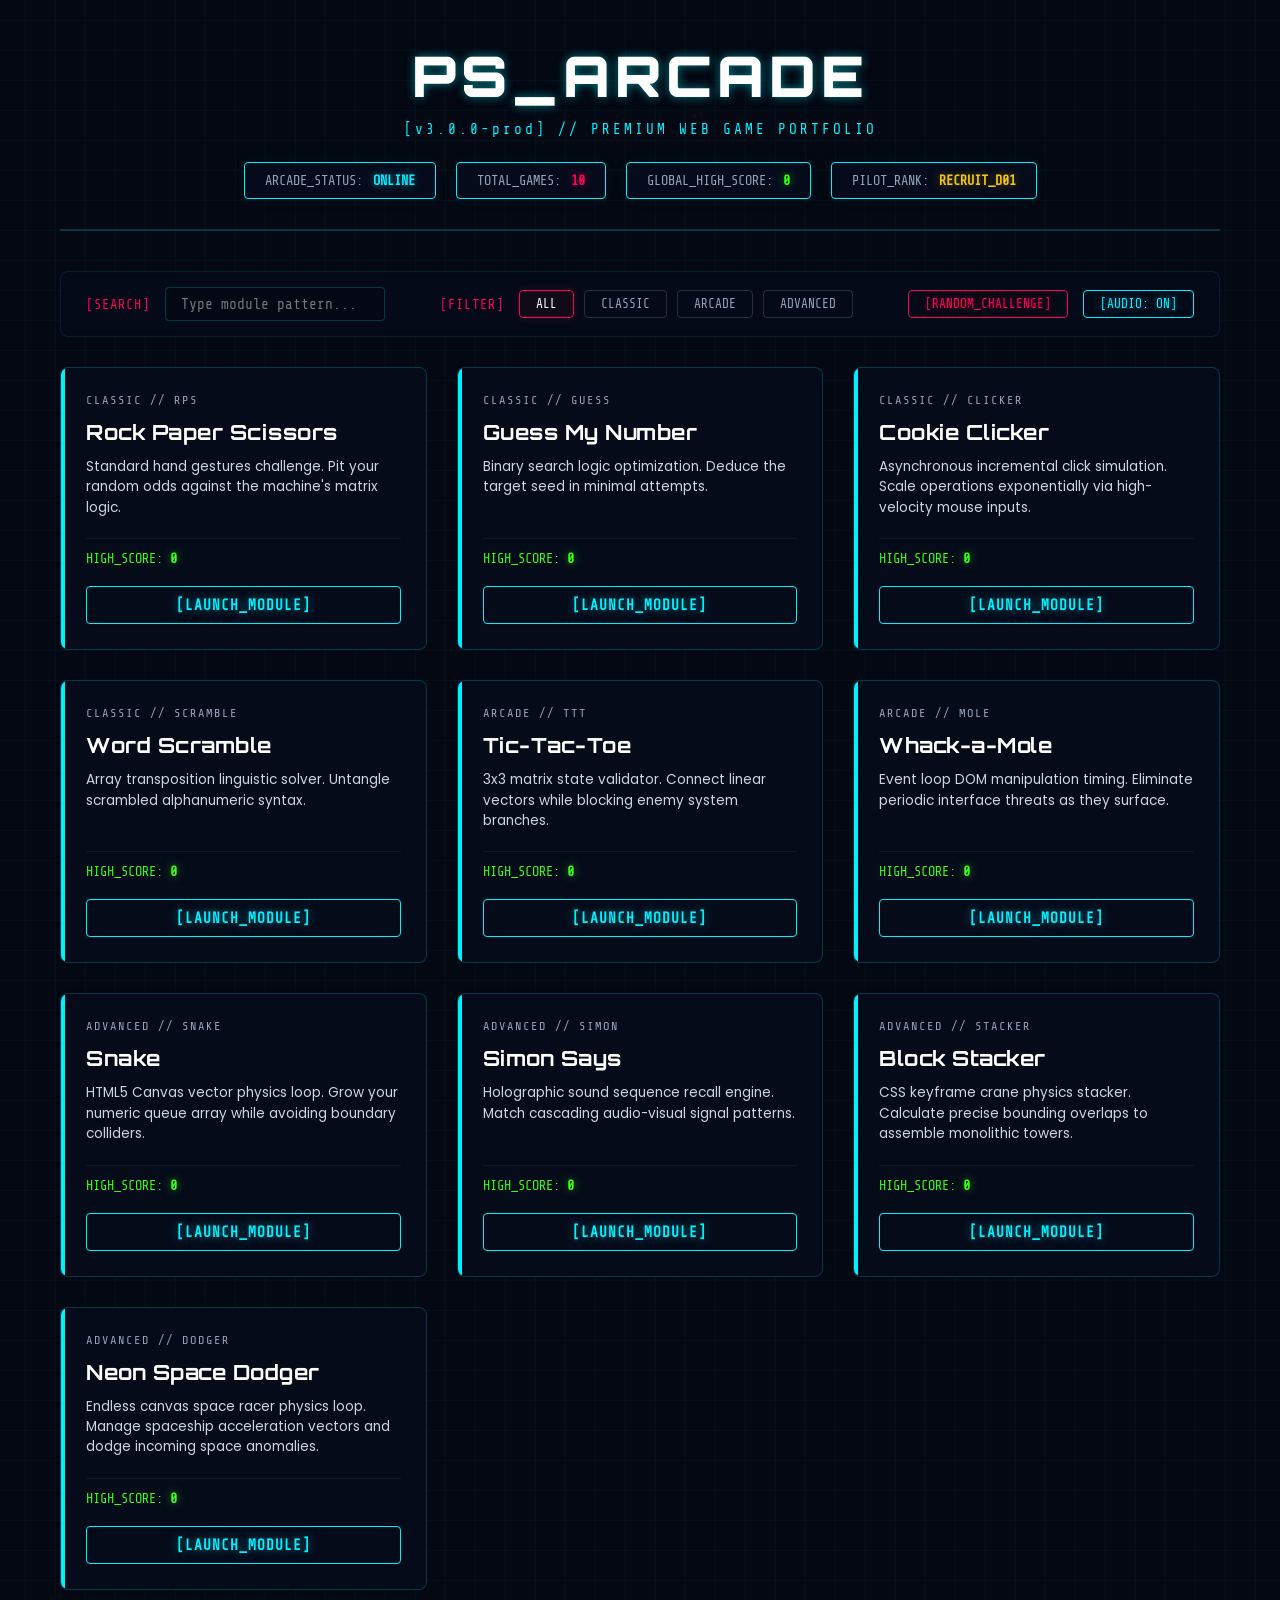
<file: index.html>
<!-- Step 30: chore: complete neon-space-dodger crown jewel launch and production verifications -->
<!DOCTYPE html>
<html lang="en">
<head>
    <meta charset="UTF-8">
    <meta name="viewport" content="width=device-width, initial-scale=1.0">
    <title>PS_ARCADE // Unified Portfolio</title>
    <link rel="stylesheet" href="style.css?v=3.0.1">
</head>
<body class="cyber-grid-bg">

    <div class="cyber-container">
        <!-- Futuristic Header -->
        <header class="cyber-header">
            <h1 class="glitch-title" data-text="PS_ARCADE">PS_ARCADE</h1>
            <p class="subtitle">[v3.0.0-prod] // PREMIUM WEB GAME PORTFOLIO</p>
            
            <!-- Unified Stats HUD Panel -->
            <div id="stats-hud" class="cyber-hud">
                <div class="hud-stat">
                    <span class="label">ARCADE_STATUS:</span>
                    <span class="value cyan-text pulsing">ONLINE</span>
                </div>
                <div class="hud-stat">
                    <span class="label">TOTAL_GAMES:</span>
                    <span id="stat-total" class="value pink-text">10</span>
                </div>
                <div class="hud-stat">
                    <span class="label">GLOBAL_HIGH_SCORE:</span>
                    <span id="stat-highscore" class="value green-text">0</span>
                </div>
                <div class="hud-stat">
                    <span class="label">PILOT_RANK:</span>
                    <span id="stat-rank" class="value yellow-text">RECRUIT_D01</span>
                </div>
            </div>
        </header>

        <!-- Search and Filter Controls -->
        <section class="cyber-controls">
            <div class="search-wrapper">
                <span class="cyber-tag">[SEARCH]</span>
                <input type="text" id="game-search" placeholder="Type module pattern..." class="cyber-input">
            </div>
            
            <div class="filter-wrapper">
                <span class="cyber-tag">[FILTER]</span>
                <div class="filter-buttons">
                    <button class="filter-btn active" data-category="all">ALL</button>
                    <button class="filter-btn" data-category="classic">CLASSIC</button>
                    <button class="filter-btn" data-category="arcade">ARCADE</button>
                    <button class="filter-btn" data-category="advanced">ADVANCED</button>
                </div>
            </div>
            
            <div class="actions-wrapper">
                <button id="random-picker-btn" class="cyber-toggle-btn pink-btn">[RANDOM_CHALLENGE]</button>
                <button id="sound-toggle" class="cyber-toggle-btn">[AUDIO: ON]</button>
            </div>
        </section>

        <!-- Dynamic Game Cards Grid -->
        <main class="games-grid" id="games-grid">
            <article class="game-card" data-category="classic" data-game="rock-paper-scissors">
                <div class="card-inner">
                    <div class="card-category">CLASSIC // RPS</div>
                    <h2 class="card-title">Rock Paper Scissors</h2>
                    <p class="card-desc">Standard hand gestures challenge. Pit your random odds against the machine's matrix logic.</p>
                    <div class="card-score">HIGH_SCORE: <span class="score-val" id="score-rock-paper-scissors">0</span></div>
                    <a href="games/rock-paper-scissors/index.html" class="cyber-btn">[LAUNCH_MODULE]</a>
                </div>
            </article>

            <article class="game-card" data-category="classic" data-game="guess-number">
                <div class="card-inner">
                    <div class="card-category">CLASSIC // GUESS</div>
                    <h2 class="card-title">Guess My Number</h2>
                    <p class="card-desc">Binary search logic optimization. Deduce the target seed in minimal attempts.</p>
                    <div class="card-score">HIGH_SCORE: <span class="score-val" id="score-guess-number">0</span></div>
                    <a href="games/guess-number/index.html" class="cyber-btn">[LAUNCH_MODULE]</a>
                </div>
            </article>

            <article class="game-card" data-category="classic" data-game="clicker">
                <div class="card-inner">
                    <div class="card-category">CLASSIC // CLICKER</div>
                    <h2 class="card-title">Cookie Clicker</h2>
                    <p class="card-desc">Asynchronous incremental click simulation. Scale operations exponentially via high-velocity mouse inputs.</p>
                    <div class="card-score">HIGH_SCORE: <span class="score-val" id="score-clicker">0</span></div>
                    <a href="games/clicker/index.html" class="cyber-btn">[LAUNCH_MODULE]</a>
                </div>
            </article>

            <article class="game-card" data-category="classic" data-game="word-scramble">
                <div class="card-inner">
                    <div class="card-category">CLASSIC // SCRAMBLE</div>
                    <h2 class="card-title">Word Scramble</h2>
                    <p class="card-desc">Array transposition linguistic solver. Untangle scrambled alphanumeric syntax.</p>
                    <div class="card-score">HIGH_SCORE: <span class="score-val" id="score-word-scramble">0</span></div>
                    <a href="games/word-scramble/index.html" class="cyber-btn">[LAUNCH_MODULE]</a>
                </div>
            </article>

            <article class="game-card" data-category="arcade" data-game="tic-tac-toe">
                <div class="card-inner">
                    <div class="card-category">ARCADE // TTT</div>
                    <h2 class="card-title">Tic-Tac-Toe</h2>
                    <p class="card-desc">3x3 matrix state validator. Connect linear vectors while blocking enemy system branches.</p>
                    <div class="card-score">HIGH_SCORE: <span class="score-val" id="score-tic-tac-toe">0</span></div>
                    <a href="games/tic-tac-toe/index.html" class="cyber-btn">[LAUNCH_MODULE]</a>
                </div>
            </article>

            <article class="game-card" data-category="arcade" data-game="whack-a-mole">
                <div class="card-inner">
                    <div class="card-category">ARCADE // MOLE</div>
                    <h2 class="card-title">Whack-a-Mole</h2>
                    <p class="card-desc">Event loop DOM manipulation timing. Eliminate periodic interface threats as they surface.</p>
                    <div class="card-score">HIGH_SCORE: <span class="score-val" id="score-whack-a-mole">0</span></div>
                    <a href="games/whack-a-mole/index.html" class="cyber-btn">[LAUNCH_MODULE]</a>
                </div>
            </article>

            <article class="game-card" data-category="advanced" data-game="snake">
                <div class="card-inner">
                    <div class="card-category">ADVANCED // SNAKE</div>
                    <h2 class="card-title">Snake</h2>
                    <p class="card-desc">HTML5 Canvas vector physics loop. Grow your numeric queue array while avoiding boundary colliders.</p>
                    <div class="card-score">HIGH_SCORE: <span class="score-val" id="score-snake">0</span></div>
                    <a href="games/snake/index.html" class="cyber-btn">[LAUNCH_MODULE]</a>
                </div>
            </article>

            <article class="game-card" data-category="advanced" data-game="simon-says">
                <div class="card-inner">
                    <div class="card-category">ADVANCED // SIMON</div>
                    <h2 class="card-title">Simon Says</h2>
                    <p class="card-desc">Holographic sound sequence recall engine. Match cascading audio-visual signal patterns.</p>
                    <div class="card-score">HIGH_SCORE: <span class="score-val" id="score-simon-says">0</span></div>
                    <a href="games/simon-says/index.html" class="cyber-btn">[LAUNCH_MODULE]</a>
                </div>
            </article>

            <article class="game-card" data-category="advanced" data-game="block-stacker">
                <div class="card-inner">
                    <div class="card-category">ADVANCED // STACKER</div>
                    <h2 class="card-title">Block Stacker</h2>
                    <p class="card-desc">CSS keyframe crane physics stacker. Calculate precise bounding overlaps to assemble monolithic towers.</p>
                    <div class="card-score">HIGH_SCORE: <span class="score-val" id="score-block-stacker">0</span></div>
                    <a href="games/block-stacker/index.html" class="cyber-btn">[LAUNCH_MODULE]</a>
                </div>
            </article>
                    <article class="game-card" data-category="advanced" data-game="neon-space-dodger">
                <div class="card-inner">
                    <div class="card-category">ADVANCED // DODGER</div>
                    <h2 class="card-title">Neon Space Dodger</h2>
                    <p class="card-desc">Endless canvas space racer physics loop. Manage spaceship acceleration vectors and dodge incoming space anomalies.</p>
                    <div class="card-score">HIGH_SCORE: <span class="score-val" id="score-neon-space-dodger">0</span></div>
                    <a href="games/neon-space-dodger/index.html" class="cyber-btn">[LAUNCH_MODULE]</a>
                </div>
            </article>
        </main>
    </div>

    <script type="module" src="js/main.js"></script>
</body>
</html>
</file>
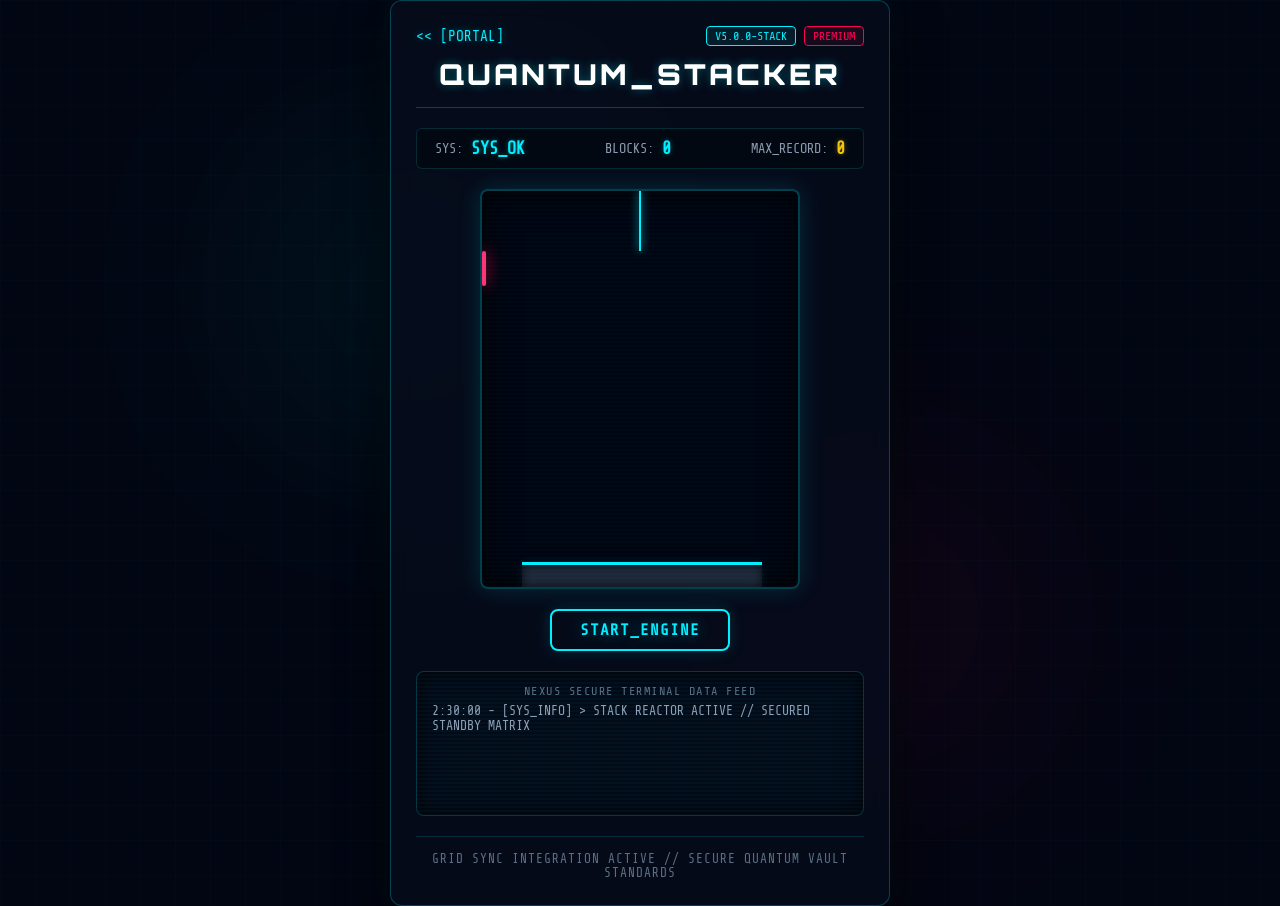
<file: games/block-stacker/index.html>
<!DOCTYPE html>
<html lang="en">
<head>
    <meta charset="UTF-8">
    <meta name="viewport" content="width=device-width, initial-scale=1.0">
    <title>PS_ARCADE // Quantum Stacker</title>
    <link rel="stylesheet" href="style.css">
    <link rel="stylesheet" href="../arcade-mobile.css">
</head>
<body class="stack-body">
    <div class="ambient-glow glow-cyan"></div>
    <div class="ambient-glow glow-pink"></div>
    <div class="grid-overlay"></div>
    
    <div class="cabinet-container">
        <header class="game-header">
            <div class="header-top-row">
                <a href="../../index.html" class="back-btn">&lt;&lt; [PORTAL]</a>
                <div class="header-tags">
                    <span class="tag cyan-tag">V5.0.0-STACK</span>
                    <span class="tag pink-tag">PREMIUM</span>
                </div>
            </div>
            <div class="header-main-row">
                <h1 class="game-title">QUANTUM_STACKER</h1>
            </div>
        </header>

        <main class="display-arena">
            <!-- HUD -->
            <div class="hud-bar">
                <div class="hud-item">
                    <span class="label">SYS:</span>
                    <span id="system-status" class="value cyan-text">SYS_OK</span>
                </div>
                <div class="hud-item">
                    <span class="label">BLOCKS:</span>
                    <span id="score" class="value cyan-text">0</span>
                </div>
                <div class="hud-item">
                    <span class="label">MAX_RECORD:</span>
                    <span id="high-score" class="value yellow-text">0</span>
                </div>
            </div>

            <!-- Stacker Chamber -->
            <div class="matrix-container">
                <div id="viewport" class="reactor-viewport">
                    <div id="crane-line"></div>
                    <div id="crane-block"></div>
                    <div id="tower-container">
                        <div class="base-platform"></div>
                    </div>
                </div>
            </div>

            <!-- Controls bar -->
            <div class="controls-bar">
                <button id="action-btn" class="menu-btn cyan-btn">START_ENGINE</button>
            </div>

            <!-- Terminal Screen logs -->
            <div class="terminal-display">
                <div class="crt-screen log-screen">
                    <span class="label-hint">NEXUS SECURE TERMINAL DATA FEED</span>
                    <div id="terminal-logs" class="terminal-logs">
                        <!-- Scrolling cyber logs -->
                    </div>
                </div>
            </div>
            
            <footer class="hud-footer">
                <p id="sys-meta" class="sys-msg">GRID SYNC INTEGRATION ACTIVE // SECURE QUANTUM VAULT STANDARDS</p>
            </footer>
        </main>
    </div>
    <script src="script.js" type="module"></script>
</body>
</html>
</file>
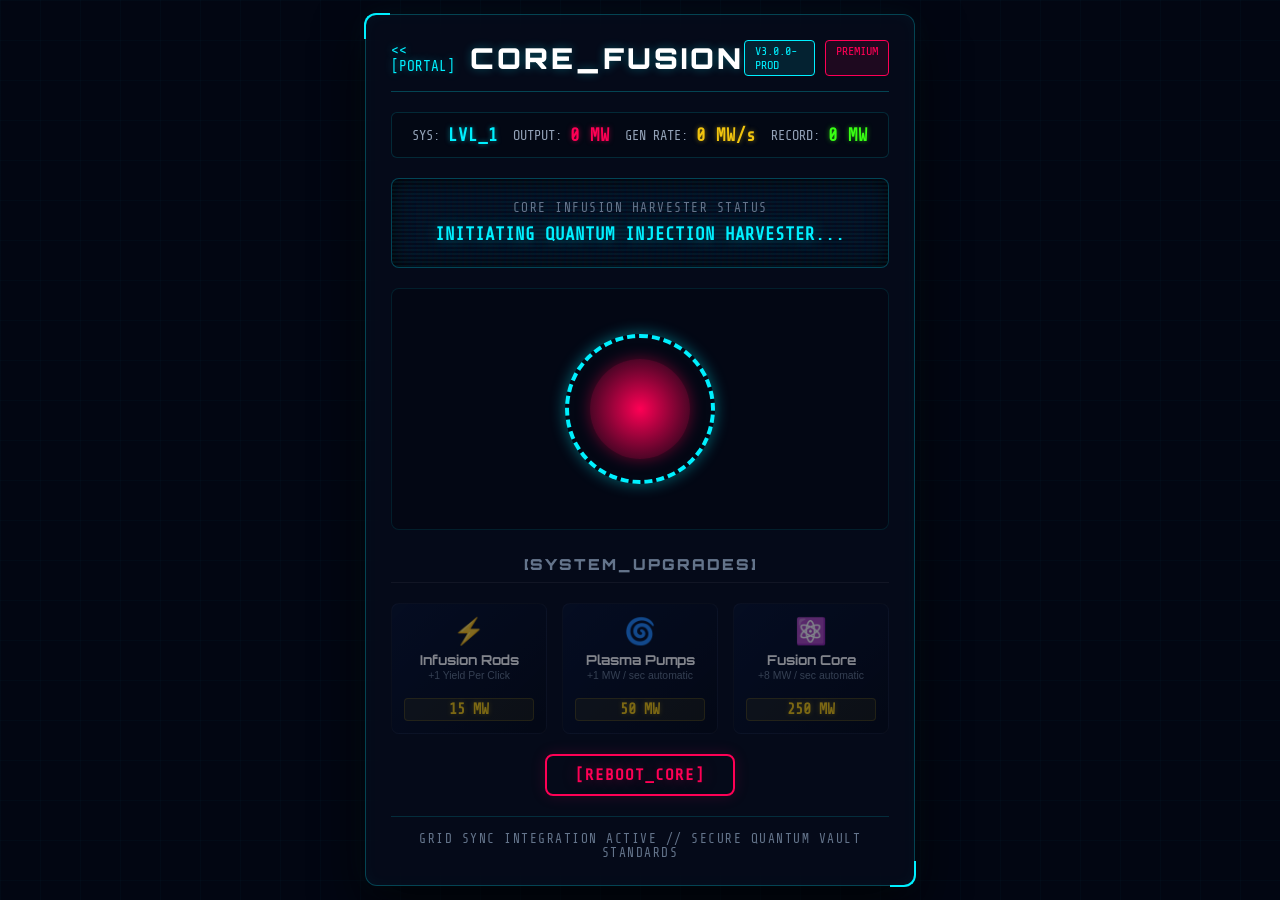
<file: games/clicker/index.html>
<!DOCTYPE html>
<html lang="en">
<head>
    <meta charset="UTF-8">
    <meta name="viewport" content="width=device-width, initial-scale=1.0">
    <title>PS_ARCADE // Quantum Reactor Core</title>
    <link rel="stylesheet" href="style.css">
    <link rel="stylesheet" href="../arcade-mobile.css">
</head>
<body class="reactor-body">
    <div class="grid-overlay"></div>
    <div class="cabinet-container">
        <header class="game-header">
            <a href="../../index.html" class="back-btn">&lt;&lt; [PORTAL]</a>
            <h1 class="game-title">CORE_FUSION</h1>
            <div class="header-tags">
                <span class="tag cyan-tag">V3.0.0-PROD</span>
                <span class="tag pink-tag">PREMIUM</span>
            </div>
        </header>

        <main class="display-arena">
            <!-- HUD -->
            <div class="hud-bar">
                <div class="hud-item">
                    <span class="label">SYS:</span>
                    <span id="reactor-status" class="value cyan-text">STABLE</span>
                </div>
                <div class="hud-item">
                    <span class="label">OUTPUT:</span>
                    <span id="reactor-yield" class="value pink-text">0 MW</span>
                </div>
                <div class="hud-item">
                    <span class="label">GEN RATE:</span>
                    <span id="reactor-mps" class="value yellow-text">0 MW/s</span>
                </div>
                <div class="hud-item">
                    <span class="label">RECORD:</span>
                    <span id="high-score" class="value green-text">0 MW</span>
                </div>
            </div>

            <!-- Terminal status feed -->
            <div class="terminal-display">
                <div class="crt-screen">
                    <span class="label-hint">CORE INFUSION HARVESTER STATUS</span>
                    <div id="reactor-feedback" class="status-feed">INITIATING QUANTUM INJECTION HARVESTER...</div>
                </div>
            </div>

            <!-- Reactor Core Area -->
            <div class="core-chamber">
                <button id="reactor-btn" class="core-trigger-btn" onclick="triggerCoreFusion()">
                    <div class="core-outer-ring"></div>
                    <div class="core-inner-sphere"></div>
                    <div class="core-pulse-wave"></div>
                </button>
            </div>

            <!-- Upgrades Grid -->
            <div class="shop-title">[SYSTEM_UPGRADES]</div>
            <div class="upgrades-grid">
                <button class="upgrade-card" id="upg-click" onclick="buyUpgrade('click')">
                    <span class="card-emoji">⚡</span>
                    <span class="card-title">Infusion Rods</span>
                    <span class="card-desc">+1 Yield Per Click</span>
                    <span class="card-cost" id="upg-click-cost">15 MW</span>
                </button>
                <button class="upgrade-card" id="upg-auto" onclick="buyUpgrade('auto')">
                    <span class="card-emoji">🌀</span>
                    <span class="card-title">Plasma Pumps</span>
                    <span class="card-desc">+1 MW / sec automatic</span>
                    <span class="card-cost" id="upg-auto-cost">50 MW</span>
                </button>
                <button class="upgrade-card" id="upg-turbo" onclick="buyUpgrade('turbo')">
                    <span class="card-emoji">⚛️</span>
                    <span class="card-title">Fusion Core</span>
                    <span class="card-desc">+8 MW / sec automatic</span>
                    <span class="card-cost" id="upg-turbo-cost">250 MW</span>
                </button>
            </div>

            <!-- Controls bar -->
            <div class="controls-bar">
                <button id="resetBtn" class="menu-btn pink-btn" onclick="resetReactor()">[REBOOT_CORE]</button>
            </div>

            <footer class="hud-footer">
                <p id="sys-meta" class="sys-msg">GRID SYNC INTEGRATION ACTIVE // SECURE QUANTUM VAULT STANDARDS</p>
            </footer>
        </main>
    </div>
    <script src="script.js"></script>
</body>
</html>
</file>
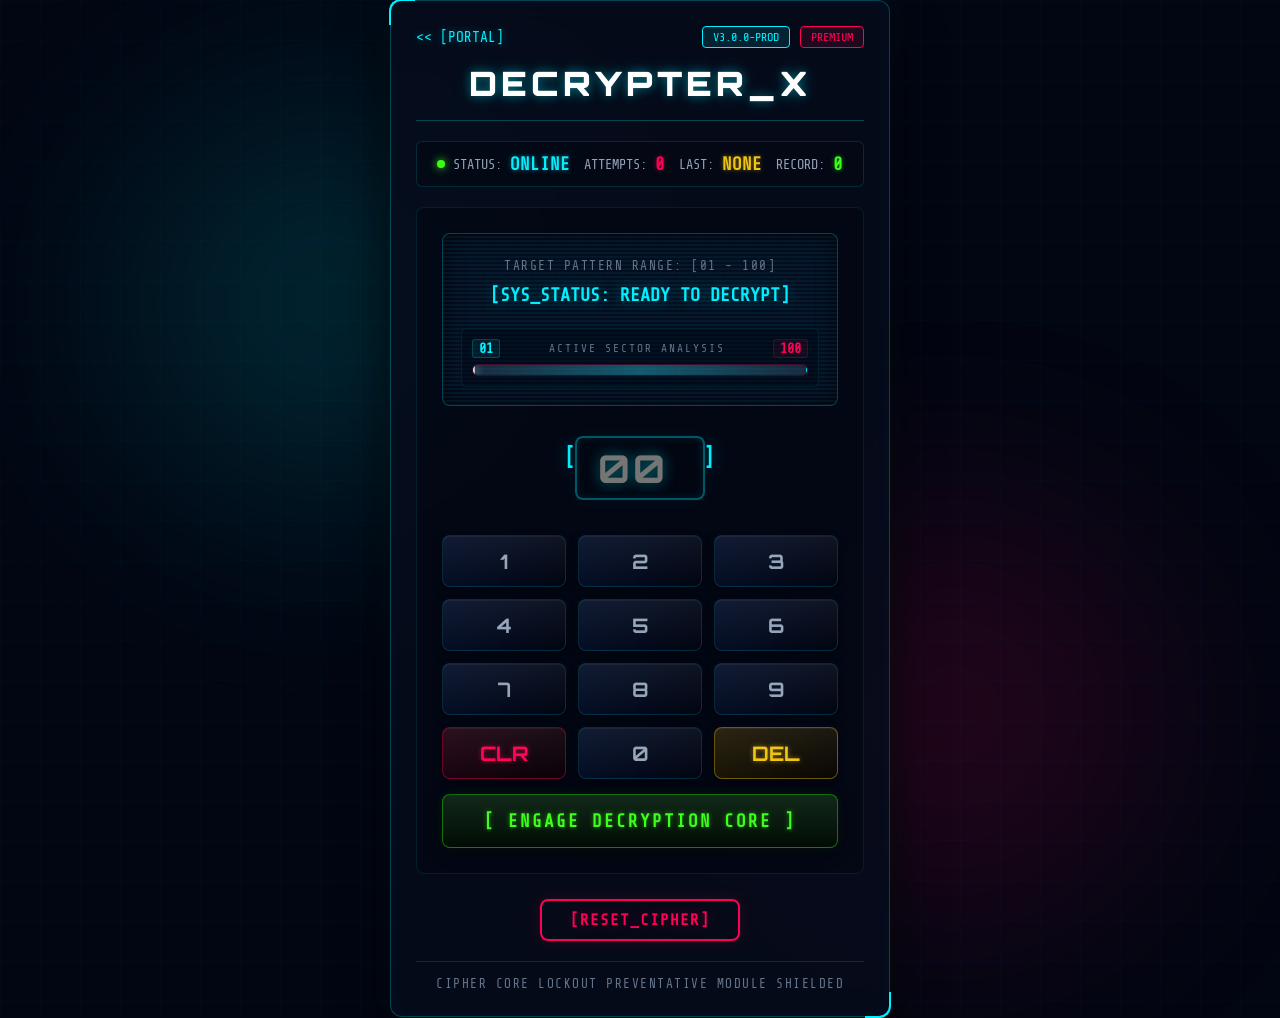
<file: games/guess-number/index.html>
<!DOCTYPE html>
<html lang="en">
<head>
    <meta charset="UTF-8">
    <meta name="viewport" content="width=device-width, initial-scale=1.0">
    <title>PS_ARCADE // Passcode Decrypter</title>
    <link rel="stylesheet" href="style.css">
    <link rel="stylesheet" href="../arcade-mobile.css">
</head>
<body class="guess-body">
    <div class="ambient-glow glow-cyan"></div>
    <div class="ambient-glow glow-pink"></div>
    <div class="grid-overlay"></div>
    <div class="cabinet-container">
        <header class="game-header">
            <div class="header-top-row">
                <a href="../../index.html" class="back-btn">&lt;&lt; [PORTAL]</a>
                <div class="header-tags">
                    <span class="tag cyan-tag">V3.0.0-PROD</span>
                    <span class="tag pink-tag">PREMIUM</span>
                </div>
            </div>
            <div class="header-main-row">
                <h1 class="game-title">DECRYPTER_X</h1>
            </div>
        </header>

        <main class="display-arena">
            <!-- HUD -->
            <div class="hud-bar">
                <div class="hud-item">
                    <span class="status-indicator"></span>
                    <span class="label">STATUS:</span>
                    <span id="sys-status" class="value cyan-text">ONLINE</span>
                </div>
                <div class="hud-item">
                    <span class="label">ATTEMPTS:</span>
                    <span id="guess-attempts" class="value pink-text">0</span>
                </div>
                <div class="hud-item">
                    <span class="label">LAST:</span>
                    <span id="last-guess" class="value yellow-text">NONE</span>
                </div>
                <div class="hud-item">
                    <span class="label">RECORD:</span>
                    <span id="high-score" class="value green-text">0</span>
                </div>
            </div>

            <!-- Main Input Terminal -->
            <div class="terminal-core">
                <div class="display-panel">
                    <span class="label-hint">TARGET PATTERN RANGE: [01 - 100]</span>
                    <div id="decrypt-feedback" class="status-feed">INITIALIZING HACK SEQUENCE...</div>
                    
                    <!-- Dynamic Bounds Scanner Visualizer -->
                    <div class="bounds-visualizer">
                        <div class="bounds-labels">
                            <span id="bound-min-val" class="bound-val min-bound-val">01</span>
                            <span class="bound-title">ACTIVE SECTOR ANALYSIS</span>
                            <span id="bound-max-val" class="bound-val max-bound-val">100</span>
                        </div>
                        <div class="bounds-track">
                            <div id="bounds-bar-fill" class="bounds-bar-fill"></div>
                            <div id="bounds-scanner-line" class="bounds-scanner-line"></div>
                        </div>
                    </div>
                </div>

                <div class="input-zone">
                    <div class="input-bracket-left">[</div>
                    <input type="number" id="user-guess-input" min="1" max="100" placeholder="00" readonly>
                    <div class="input-bracket-right">]</div>
                </div>

                <!-- Cyberpad Deck -->
                <div class="keypad-container">
                    <div class="keypad-matrix">
                        <button class="key-btn" onclick="pressKey('1')">1</button>
                        <button class="key-btn" onclick="pressKey('2')">2</button>
                        <button class="key-btn" onclick="pressKey('3')">3</button>
                        <button class="key-btn" onclick="pressKey('4')">4</button>
                        <button class="key-btn" onclick="pressKey('5')">5</button>
                        <button class="key-btn" onclick="pressKey('6')">6</button>
                        <button class="key-btn" onclick="pressKey('7')">7</button>
                        <button class="key-btn" onclick="pressKey('8')">8</button>
                        <button class="key-btn" onclick="pressKey('9')">9</button>
                        <button class="key-btn control-btn clear-btn" onclick="pressKey('CLEAR')">CLR</button>
                        <button class="key-btn" onclick="pressKey('0')">0</button>
                        <button class="key-btn control-btn delete-btn" onclick="pressKey('DELETE')">DEL</button>
                    </div>
                    <button class="key-btn action-btn engage-btn" onclick="submitGuess()">[ ENGAGE DECRYPTION CORE ]</button>
                </div>
            </div>

            <div class="controls-bar">
                <button id="resetBtn" class="menu-btn pink-btn" onclick="resetGuessTarget()">[RESET_CIPHER]</button>
            </div>

            <footer class="hud-footer">
                <p id="sys-meta" class="sys-msg">CIPHER CORE LOCKOUT PREVENTATIVE MODULE SHIELDED</p>
            </footer>
        </main>
    </div>
    <script src="script.js"></script>
</body>
</html>
</file>
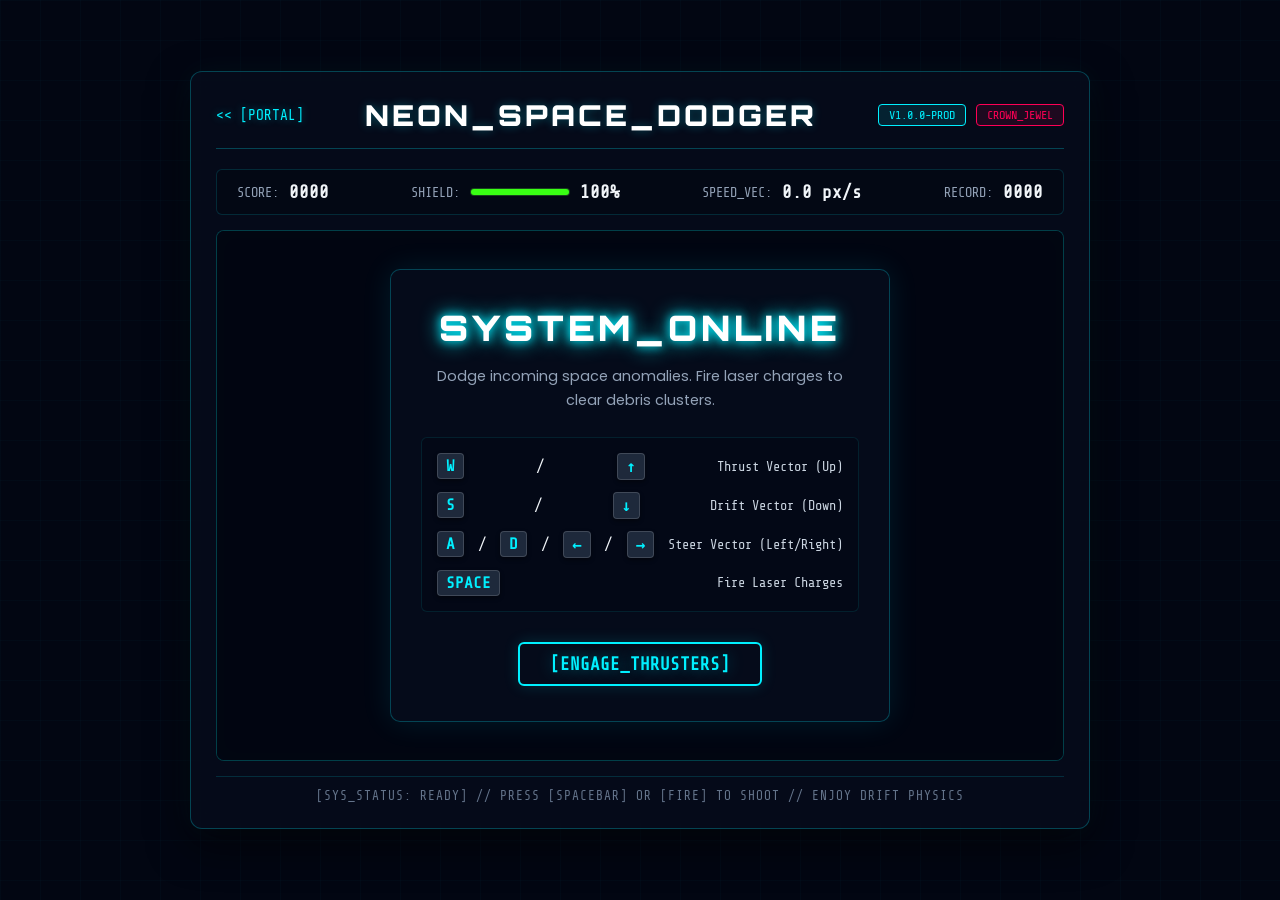
<file: games/neon-space-dodger/index.html>
<!-- Step 6: feat: bind high-precision canvas rendering contexts with scaling parameters -->
<!DOCTYPE html>
<html lang="en">
<head>
    <meta charset="UTF-8">
    <meta name="viewport" content="width=device-width, initial-scale=1.0">
    <title>PS_ARCADE // Neon Space Dodger</title>
    <link rel="stylesheet" href="style.css?v=3.0.1">
    <link rel="stylesheet" href="../arcade-mobile.css">
</head>
<body class="dodger-body">
    <div class="grid-overlay"></div>
    <div class="cabinet-container">
        <header class="game-header">
            <a href="../../index.html" class="back-btn">&lt;&lt; [PORTAL]</a>
            <h1 class="game-title">NEON_SPACE_DODGER</h1>
            <div class="header-tags">
                <span class="tag cyan-tag">V1.0.0-PROD</span>
                <span class="tag pink-tag">CROWN_JEWEL</span>
            </div>
        </header>
        <main class="display-arena">
            <div class="hud-bar">
                <div class="hud-item">
                    <span class="label">SCORE:</span>
                    <span id="live-score" class="value cyan-text">0000</span>
                </div>
                <div class="hud-item">
                    <span class="label">SHIELD:</span>
                    <div class="shield-container">
                        <div id="shield-bar" class="shield-fill" style="width: 100%"></div>
                    </div>
                    <span id="shield-text" class="value green-text">100%</span>
                </div>
                <div class="hud-item">
                    <span class="label">SPEED_VEC:</span>
                    <span id="vector-reading" class="value yellow-text">0.0 px/s</span>
                </div>
                <div class="hud-item">
                    <span class="label">RECORD:</span>
                    <span id="high-score" class="value pink-text">0000</span>
                </div>
            </div>
            <div class="canvas-wrapper">
                <canvas id="game-canvas" width="800" height="500"></canvas>
                <div id="menu-overlay" class="overlay-panel">
                    <div class="overlay-inner">
                        <h2 class="neon-title glow-cyan">SYSTEM_ONLINE</h2>
                        <p class="instruction-text">Dodge incoming space anomalies. Fire laser charges to clear debris clusters.</p>
                        <div class="control-legend">
                            <div class="legend-row">
                                <span class="key">W</span> / <span class="key">&uarr;</span>
                                <span class="action">Thrust Vector (Up)</span>
                            </div>
                            <div class="legend-row">
                                <span class="key">S</span> / <span class="key">&darr;</span>
                                <span class="action">Drift Vector (Down)</span>
                            </div>
                            <div class="legend-row">
                                <span class="key">A</span>/<span class="key">D</span> / <span class="key">&larr;</span>/<span class="key">&rarr;</span>
                                <span class="action">Steer Vector (Left/Right)</span>
                            </div>
                            <div class="legend-row">
                                <span class="key">SPACE</span>
                                <span class="action">Fire Laser Charges</span>
                            </div>
                        </div>
                        <button id="start-btn" class="menu-btn">[ENGAGE_THRUSTERS]</button>
                    </div>
                </div>
                <div id="game-over-overlay" class="overlay-panel hidden">
                    <div class="overlay-inner">
                        <h2 class="neon-title glow-pink">JET_DESTROYED</h2>
                        <p class="final-report">System status: Reactor breach. Structural integrity compromised.</p>
                        <div class="stats-summary">
                            <p>FINAL_SCORE: <span id="final-score" class="cyan-text">0</span></p>
                            <p>NEW_RECORD: <span id="record-status" class="pink-text">NO</span></p>
                        </div>
                        <button id="restart-btn" class="menu-btn pink-btn">[REBOOT_SYSTEM]</button>
                    </div>
                </div>
            </div>
            
            <!-- Virtual Touch Controller for Mobile -->
            <div class="mobile-controller">
                <div class="dpad">
                    <button class="ctrl-btn" id="ctrl-up">▲</button>
                    <button class="ctrl-btn" id="ctrl-left">◀</button>
                    <button class="ctrl-btn" id="ctrl-right">▶</button>
                    <button class="ctrl-btn" id="ctrl-down">▼</button>
                </div>
                <div class="fire-btn-wrapper">
                    <button class="ctrl-fire-btn" id="ctrl-fire">FIRE</button>
                </div>
            </div>
            
            <footer class="hud-footer">
                <p class="sys-msg">[SYS_STATUS: READY] // PRESS [SPACEBAR] OR [FIRE] TO SHOOT // ENJOY DRIFT PHYSICS</p>
            </footer>
        </main>
    </div>
    <script src="script.js"></script>
</body>
</html>
</file>
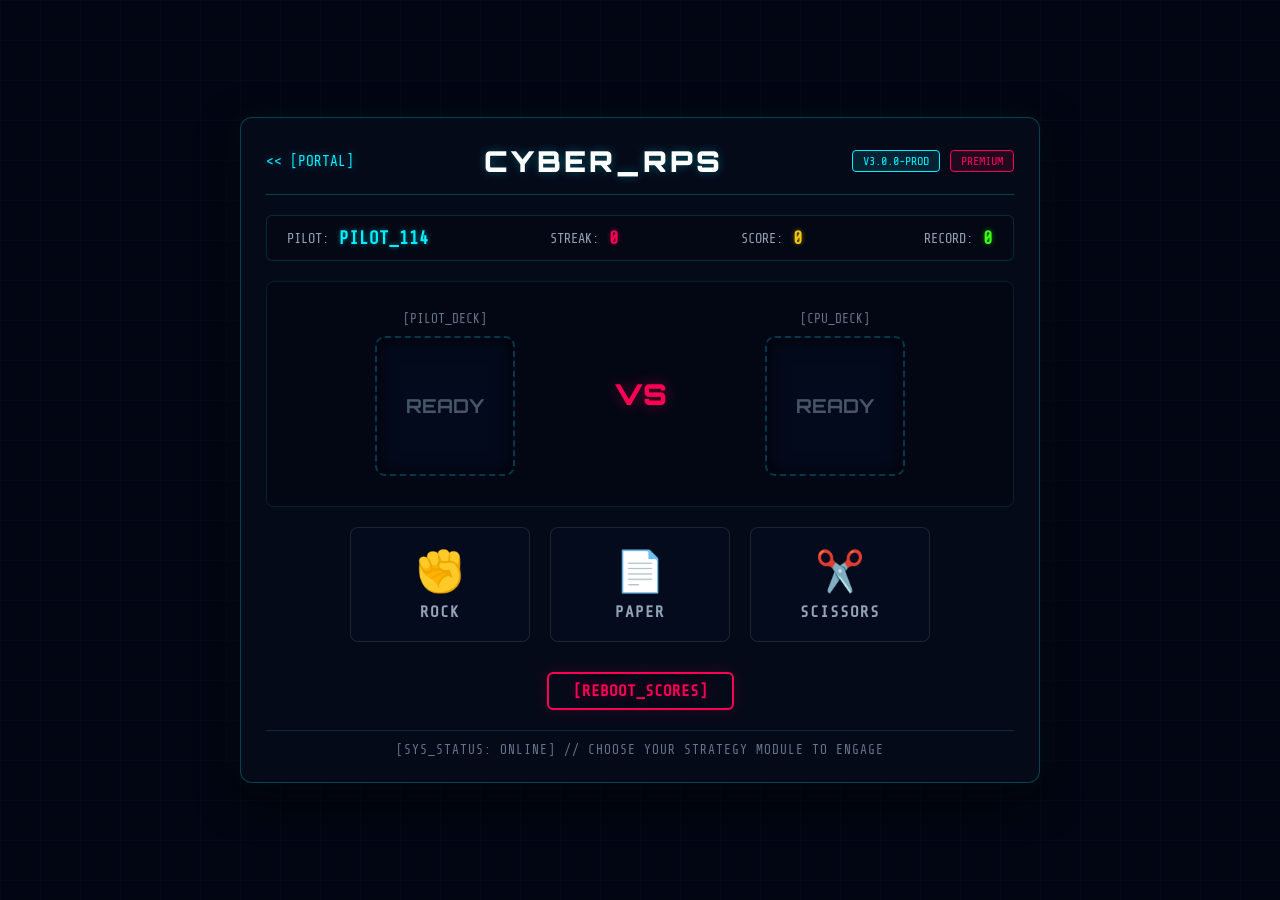
<file: games/rock-paper-scissors/index.html>
<!-- Step 4: feat: declare interactive strategic selection decks in rps structure -->
<!DOCTYPE html>
<html lang="en">
<head>
    <meta charset="UTF-8">
    <meta name="viewport" content="width=device-width, initial-scale=1.0">
    <title>PS_ARCADE // Rock Paper Scissors</title>
    <link rel="stylesheet" href="style.css?v=3.0.1">
    <link rel="stylesheet" href="../arcade-mobile.css">
</head>
<body class="rps-body">
    <div class="grid-overlay"></div>
    <div class="cabinet-container">
        <header class="game-header">
            <a href="../../index.html" class="back-btn">&lt;&lt; [PORTAL]</a>
            <h1 class="game-title">CYBER_RPS</h1>
            <div class="header-tags">
                <span class="tag cyan-tag">V3.0.0-PROD</span>
                <span class="tag pink-tag">PREMIUM</span>
            </div>
        </header>

        <main class="display-arena">
            <div class="hud-bar">
                <div class="hud-item">
                    <span class="label">PILOT:</span>
                    <span id="pilot-name" class="value cyan-text">PILOT_D01</span>
                </div>
                <div class="hud-item">
                    <span class="label">STREAK:</span>
                    <span id="live-streak" class="value pink-text">0</span>
                </div>
                <div class="hud-item">
                    <span class="label">SCORE:</span>
                    <span id="live-score" class="value yellow-text">0</span>
                </div>
                <div class="hud-item">
                    <span class="label">RECORD:</span>
                    <span id="high-score" class="value green-text">0</span>
                </div>
            </div>

            <!-- Choice Visualizer Arena -->
            <div class="battleground">
                <div class="fighter-zone" id="player-zone">
                    <span class="zone-label">[PILOT_DECK]</span>
                    <div class="choice-visualizer" id="player-visualizer">READY</div>
                </div>
                
                <div class="vs-divider">VS</div>

                <div class="fighter-zone" id="cpu-zone">
                    <span class="zone-label">[CPU_DECK]</span>
                    <div class="choice-visualizer" id="cpu-visualizer">READY</div>
                </div>
            </div>

            <!-- Interactive Selection Deck -->
            <div class="deck-container">
                <button class="deck-card rock-card" onclick="selectCard('rock')">
                    <div class="card-inner">
                        <span class="card-symbol">✊</span>
                        <span class="card-name">ROCK</span>
                    </div>
                </button>
                <button class="deck-card paper-card" onclick="selectCard('paper')">
                    <div class="card-inner">
                        <span class="card-symbol">📄</span>
                        <span class="card-name">PAPER</span>
                    </div>
                </button>
                <button class="deck-card scissors-card" onclick="selectCard('scissors')">
                    <div class="card-inner">
                        <span class="card-symbol">✂️</span>
                        <span class="card-name">SCISSORS</span>
                    </div>
                </button>
            </div>

            <div class="controls-bar">
                <button id="resetBtn" class="menu-btn pink-btn" onclick="resetGame()">[REBOOT_SCORES]</button>
            </div>
            
            <footer class="hud-footer">
                <p id="sys-status" class="sys-msg">[SYS_STATUS: ONLINE] // CHOOSE YOUR STRATEGY MODULE TO ENGAGE</p>
            </footer>
        </main>
    </div>
    <script src="script.js"></script>
</body>
</html>
</file>
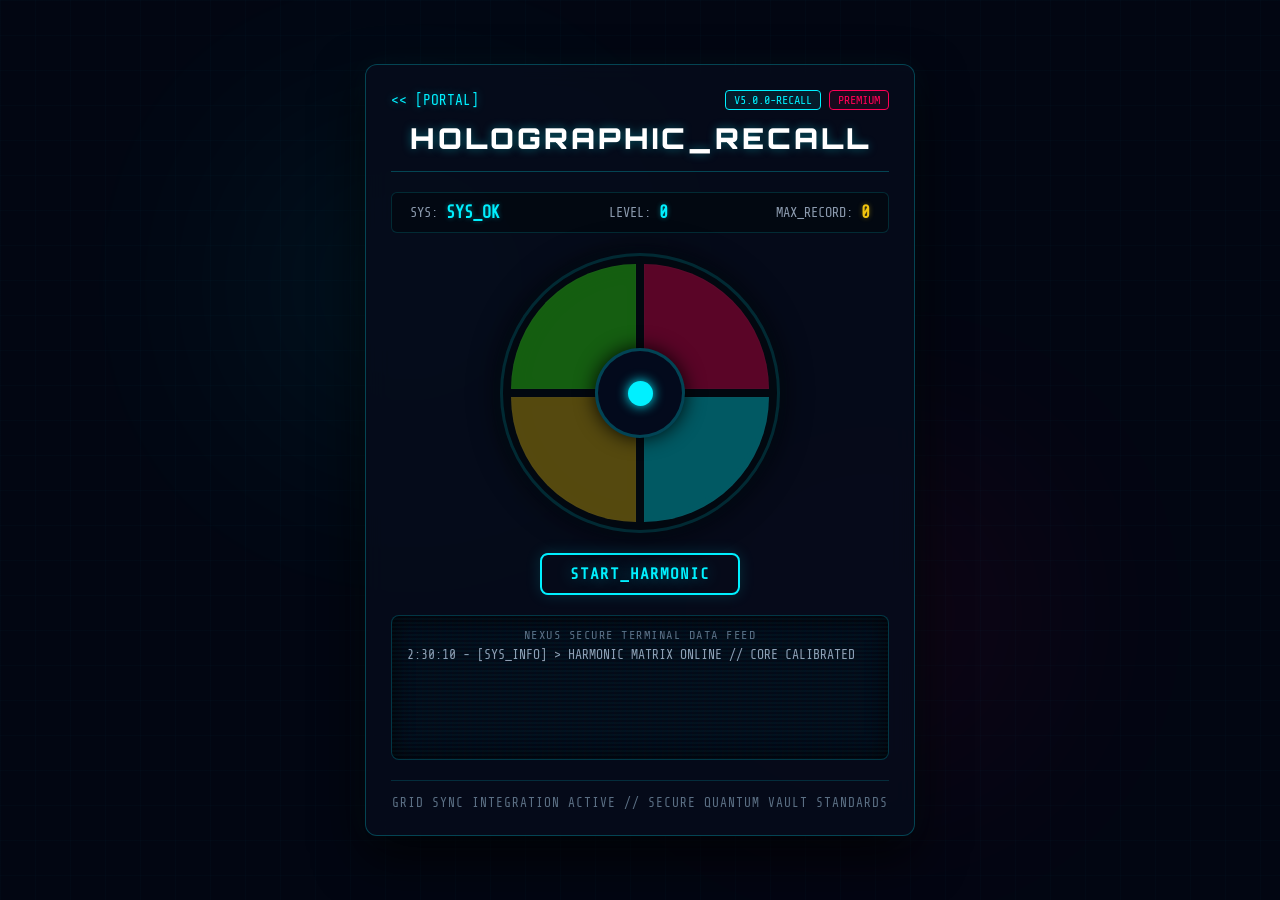
<file: games/simon-says/index.html>
<!DOCTYPE html>
<html lang="en">
<head>
    <meta charset="UTF-8">
    <meta name="viewport" content="width=device-width, initial-scale=1.0">
    <title>PS_ARCADE // Holographic Recall</title>
    <link rel="stylesheet" href="style.css">
    <link rel="stylesheet" href="../arcade-mobile.css">
</head>
<body class="simon-body">
    <div class="ambient-glow glow-cyan"></div>
    <div class="ambient-glow glow-pink"></div>
    <div class="grid-overlay"></div>
    
    <div class="cabinet-container">
        <header class="game-header">
            <div class="header-top-row">
                <a href="../../index.html" class="back-btn">&lt;&lt; [PORTAL]</a>
                <div class="header-tags">
                    <span class="tag cyan-tag">V5.0.0-RECALL</span>
                    <span class="tag pink-tag">PREMIUM</span>
                </div>
            </div>
            <div class="header-main-row">
                <h1 class="game-title">HOLOGRAPHIC_RECALL</h1>
            </div>
        </header>

        <main class="display-arena">
            <!-- HUD -->
            <div class="hud-bar">
                <div class="hud-item">
                    <span class="label">SYS:</span>
                    <span id="system-status" class="value cyan-text">SYS_OK</span>
                </div>
                <div class="hud-item">
                    <span class="label">LEVEL:</span>
                    <span id="status-indicator" class="value cyan-text">0</span>
                </div>
                <div class="hud-item">
                    <span class="label">MAX_RECORD:</span>
                    <span id="record-display" class="value yellow-text">0</span>
                </div>
            </div>

            <!-- Quadrant Board -->
            <div class="matrix-container">
                <div class="board">
                    <div class="panel green" data-color="green"></div>
                    <div class="panel red" data-color="red"></div>
                    <div class="panel yellow" data-color="yellow"></div>
                    <div class="panel blue" data-color="blue"></div>
                    <div class="center-circle">
                        <div class="core-dot"></div>
                    </div>
                </div>
            </div>

            <!-- Controls bar -->
            <div class="controls-bar">
                <button id="start-btn" class="menu-btn cyan-btn">START_HARMONIC</button>
            </div>

            <!-- Terminal Screen logs -->
            <div class="terminal-display">
                <div class="crt-screen log-screen">
                    <span class="label-hint">NEXUS SECURE TERMINAL DATA FEED</span>
                    <div id="terminal-logs" class="terminal-logs">
                        <!-- Scrolling cyber logs -->
                    </div>
                </div>
            </div>
            
            <footer class="hud-footer">
                <p id="sys-meta" class="sys-msg">GRID SYNC INTEGRATION ACTIVE // SECURE QUANTUM VAULT STANDARDS</p>
            </footer>
        </main>
    </div>
    <script src="script.js" type="module"></script>
</body>
</html>
</file>
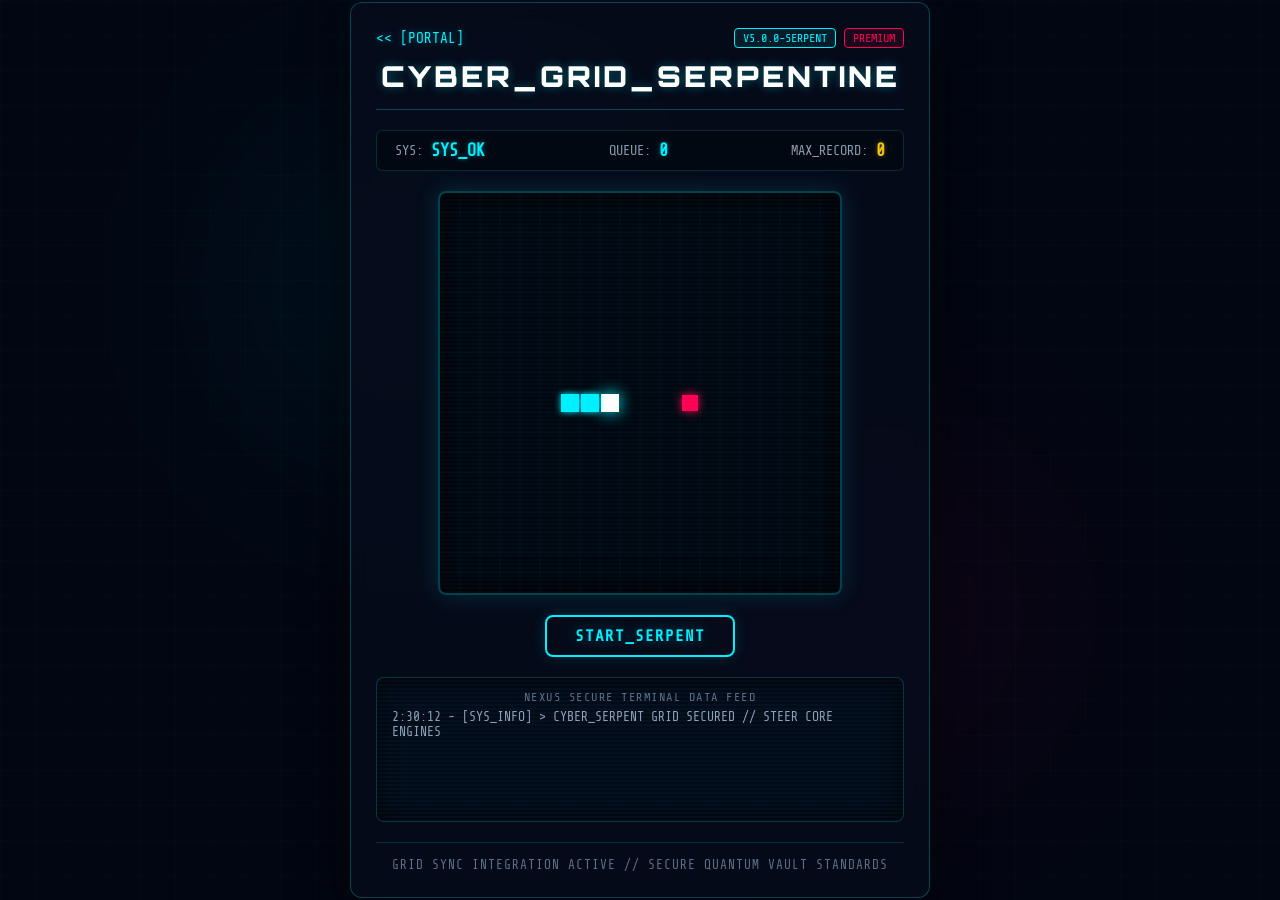
<file: games/snake/index.html>
<!DOCTYPE html>
<html lang="en">
<head>
    <meta charset="UTF-8">
    <meta name="viewport" content="width=device-width, initial-scale=1.0">
    <title>PS_ARCADE // Cyber Grid Serpentine</title>
    <link rel="stylesheet" href="style.css?v=3.0.1">
    <link rel="stylesheet" href="../arcade-mobile.css">
</head>
<body class="snake-body">
    <div class="ambient-glow glow-cyan"></div>
    <div class="ambient-glow glow-pink"></div>
    <div class="grid-overlay"></div>
    
    <div class="cabinet-container">
        <header class="game-header">
            <div class="header-top-row">
                <a href="../../index.html" class="back-btn">&lt;&lt; [PORTAL]</a>
                <div class="header-tags">
                    <span class="tag cyan-tag">V5.0.0-SERPENT</span>
                    <span class="tag pink-tag">PREMIUM</span>
                </div>
            </div>
            <div class="header-main-row">
                <h1 class="game-title">CYBER_GRID_SERPENTINE</h1>
            </div>
        </header>

        <main class="display-arena">
            <!-- HUD -->
            <div class="hud-bar">
                <div class="hud-item">
                    <span class="label">SYS:</span>
                    <span id="system-status" class="value cyan-text">SYS_OK</span>
                </div>
                <div class="hud-item">
                    <span class="label">QUEUE:</span>
                    <span id="score-display" class="value cyan-text">0</span>
                </div>
                <div class="hud-item">
                    <span class="label">MAX_RECORD:</span>
                    <span id="record-display" class="value yellow-text">0</span>
                </div>
            </div>

            <!-- Viewport Canvas -->
            <div class="matrix-container">
                <div class="canvas-wrapper">
                    <canvas id="snake-canvas" width="400" height="400"></canvas>
                </div>
            </div>

            <!-- Controls bar -->
            <div class="controls-bar">
                <button id="restart-btn" class="menu-btn cyan-btn">START_SERPENT</button>
            </div>

            <!-- Virtual Touch Controller for Mobile -->
            <div class="mobile-controller">
                <div class="control-selector">
                    <span class="label">MOBILE_INPUT:</span>
                    <button id="ctrl-mode-btn" class="menu-btn cyan-btn" style="padding: 4px 12px; font-size: 0.8rem;">[MODE: D-PAD]</button>
                </div>
                
                <div class="dpad" id="mobile-dpad">
                    <button class="ctrl-btn" id="ctrl-up">▲</button>
                    <button class="ctrl-btn" id="ctrl-left">◀</button>
                    <button class="ctrl-btn" id="ctrl-right">▶</button>
                    <button class="ctrl-btn" id="ctrl-down">▼</button>
                </div>

                <div class="swipe-hint" id="mobile-swipe-hint" style="display: none;">
                    <p class="sys-msg">// SWIPE ON THE CANVAS TO STEER SERPENT</p>
                </div>
            </div>

            <!-- Terminal Screen logs -->
            <div class="terminal-display">
                <div class="crt-screen log-screen">
                    <span class="label-hint">NEXUS SECURE TERMINAL DATA FEED</span>
                    <div id="terminal-logs" class="terminal-logs">
                        <!-- Scrolling cyber logs -->
                    </div>
                </div>
            </div>
            
            <footer class="hud-footer">
                <p id="sys-meta" class="sys-msg">GRID SYNC INTEGRATION ACTIVE // SECURE QUANTUM VAULT STANDARDS</p>
            </footer>
        </main>
    </div>
    <script src="script.js" type="module"></script>
</body>
</html>
</file>
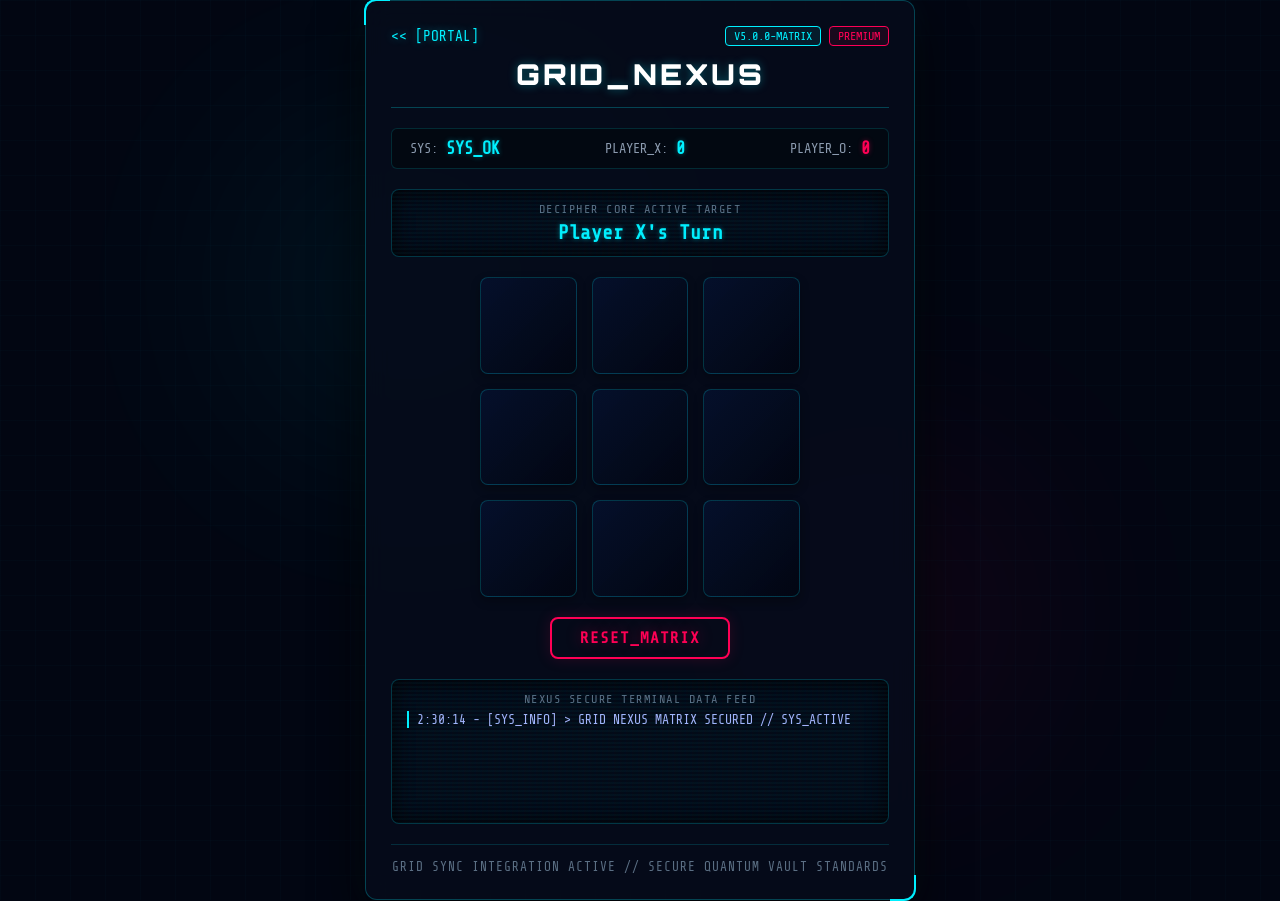
<file: games/tic-tac-toe/index.html>
<!DOCTYPE html>
<html lang="en">
<head>
    <meta charset="UTF-8">
    <meta name="viewport" content="width=device-width, initial-scale=1.0">
    <title>PS_ARCADE // Grid Nexus</title>
    <link rel="stylesheet" href="style.css">
    <link rel="stylesheet" href="../arcade-mobile.css">
</head>
<body class="ttt-body">
    <div class="ambient-glow glow-cyan"></div>
    <div class="ambient-glow glow-pink"></div>
    <div class="grid-overlay"></div>
    
    <div class="cabinet-container">
        <header class="game-header">
            <div class="header-top-row">
                <a href="../../index.html" class="back-btn">&lt;&lt; [PORTAL]</a>
                <div class="header-tags">
                    <span class="tag cyan-tag">V5.0.0-MATRIX</span>
                    <span class="tag pink-tag">PREMIUM</span>
                </div>
            </div>
            <div class="header-main-row">
                <h1 class="game-title">GRID_NEXUS</h1>
            </div>
        </header>

        <main class="display-arena">
            <!-- HUD -->
            <div class="hud-bar">
                <div class="hud-item">
                    <span class="label">SYS:</span>
                    <span id="system-status" class="value cyan-text">SYS_OK</span>
                </div>
                <div class="hud-item">
                    <span class="label">PLAYER_X:</span>
                    <span id="score-x" class="value cyan-text">0</span>
                </div>
                <div class="hud-item">
                    <span class="label">PLAYER_O:</span>
                    <span id="score-o" class="value pink-text">0</span>
                </div>
            </div>

            <!-- Turn Indicator Board -->
            <div class="crt-screen status-screen">
                <span class="label-hint">DECIPHER CORE ACTIVE TARGET</span>
                <div id="player-turn" class="turn-indicator cyan-text">Player X's Turn</div>
            </div>

            <!-- Grid Matrix -->
            <div class="matrix-container">
                <div class="grid-container">
                    <div class="cell" data-index="0"></div>
                    <div class="cell" data-index="1"></div>
                    <div class="cell" data-index="2"></div>
                    <div class="cell" data-index="3"></div>
                    <div class="cell" data-index="4"></div>
                    <div class="cell" data-index="5"></div>
                    <div class="cell" data-index="6"></div>
                    <div class="cell" data-index="7"></div>
                    <div class="cell" data-index="8"></div>
                </div>
            </div>

            <!-- Controls bar -->
            <div class="controls-bar">
                <button id="reset-btn" class="menu-btn pink-btn">RESET_MATRIX</button>
            </div>

            <!-- Terminal Screen logs -->
            <div class="terminal-display">
                <div class="crt-screen log-screen">
                    <span class="label-hint">NEXUS SECURE TERMINAL DATA FEED</span>
                    <div id="terminal-logs" class="terminal-logs">
                        <!-- Scrolling cyber logs -->
                    </div>
                </div>
            </div>
            
            <footer class="hud-footer">
                <p id="sys-meta" class="sys-msg">GRID SYNC INTEGRATION ACTIVE // SECURE QUANTUM VAULT STANDARDS</p>
            </footer>
        </main>
    </div>
    <script src="script.js" type="module"></script>
</body>
</html>
</file>
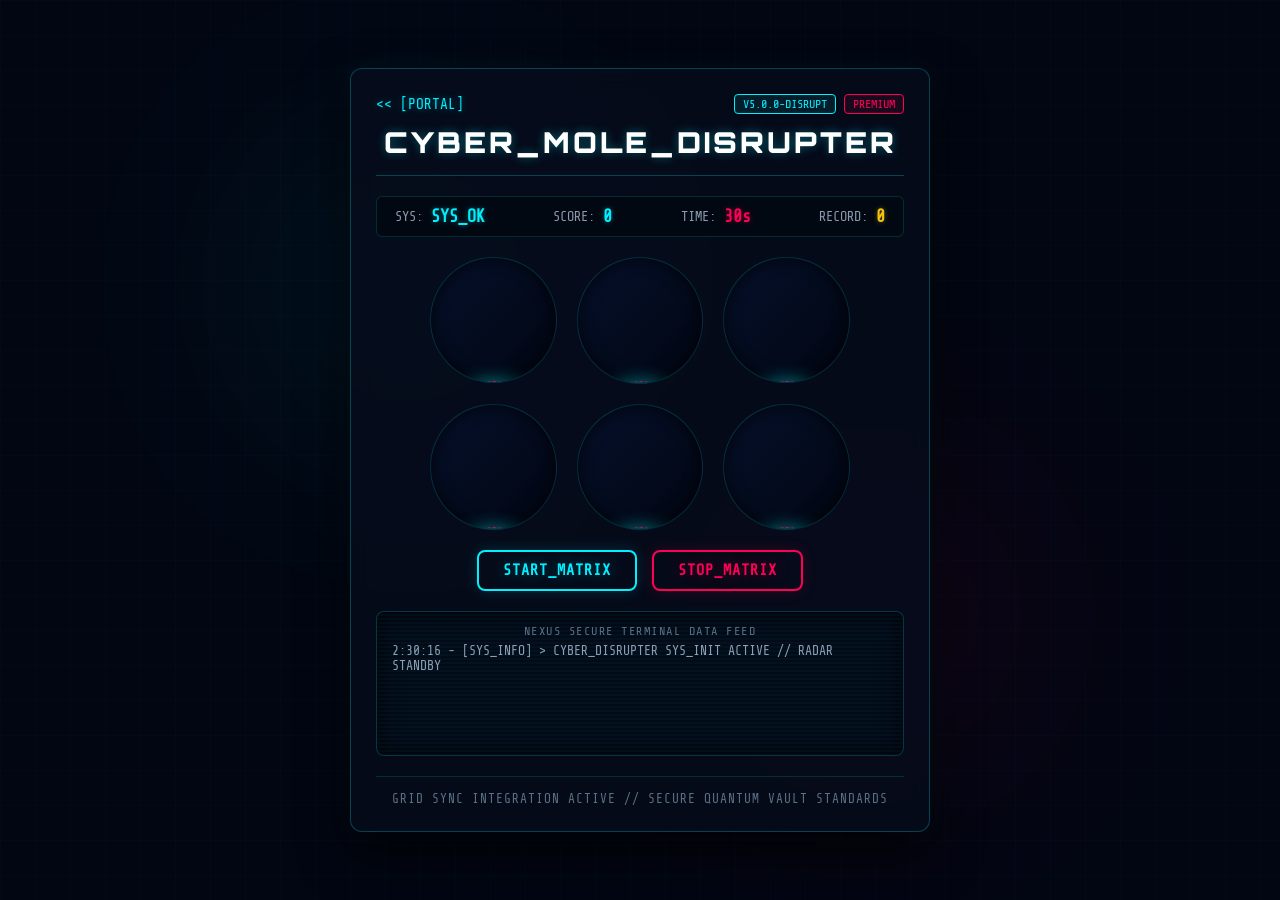
<file: games/whack-a-mole/index.html>
<!DOCTYPE html>
<html lang="en">
<head>
    <meta charset="UTF-8">
    <meta name="viewport" content="width=device-width, initial-scale=1.0">
    <title>PS_ARCADE // Cyber Mole Disrupter</title>
    <link rel="stylesheet" href="style.css">
    <link rel="stylesheet" href="../arcade-mobile.css">
</head>
<body class="mole-body">
    <div class="ambient-glow glow-cyan"></div>
    <div class="ambient-glow glow-pink"></div>
    <div class="grid-overlay"></div>
    
    <div class="cabinet-container">
        <header class="game-header">
            <div class="header-top-row">
                <a href="../../index.html" class="back-btn">&lt;&lt; [PORTAL]</a>
                <div class="header-tags">
                    <span class="tag cyan-tag">V5.0.0-DISRUPT</span>
                    <span class="tag pink-tag">PREMIUM</span>
                </div>
            </div>
            <div class="header-main-row">
                <h1 class="game-title">CYBER_MOLE_DISRUPTER</h1>
            </div>
        </header>

        <main class="display-arena">
            <!-- HUD -->
            <div class="hud-bar">
                <div class="hud-item">
                    <span class="label">SYS:</span>
                    <span id="system-status" class="value cyan-text">SYS_OK</span>
                </div>
                <div class="hud-item">
                    <span class="label">SCORE:</span>
                    <span id="score-display" class="value cyan-text">0</span>
                </div>
                <div class="hud-item">
                    <span class="label">TIME:</span>
                    <span id="time-display" class="value pink-text">30s</span>
                </div>
                <div class="hud-item">
                    <span class="label">RECORD:</span>
                    <span id="record-display" class="value yellow-text">0</span>
                </div>
            </div>

            <!-- Arena Grid -->
            <div class="matrix-container">
                <div class="grid-container">
                    <div class="hole" data-index="0">
                        <div class="mole">
                            <div class="mole-core"></div>
                            <div class="mole-shield"></div>
                        </div>
                    </div>
                    <div class="hole" data-index="1">
                        <div class="mole">
                            <div class="mole-core"></div>
                            <div class="mole-shield"></div>
                        </div>
                    </div>
                    <div class="hole" data-index="2">
                        <div class="mole">
                            <div class="mole-core"></div>
                            <div class="mole-shield"></div>
                        </div>
                    </div>
                    <div class="hole" data-index="3">
                        <div class="mole">
                            <div class="mole-core"></div>
                            <div class="mole-shield"></div>
                        </div>
                    </div>
                    <div class="hole" data-index="4">
                        <div class="mole">
                            <div class="mole-core"></div>
                            <div class="mole-shield"></div>
                        </div>
                    </div>
                    <div class="hole" data-index="5">
                        <div class="mole">
                            <div class="mole-core"></div>
                            <div class="mole-shield"></div>
                        </div>
                    </div>
                </div>
            </div>

            <!-- Controls bar -->
            <div class="controls-bar">
                <button id="start-btn" class="menu-btn cyan-btn">START_MATRIX</button>
                <button id="stop-btn" class="menu-btn pink-btn">STOP_MATRIX</button>
            </div>

            <!-- Terminal Screen logs -->
            <div class="terminal-display">
                <div class="crt-screen log-screen">
                    <span class="label-hint">NEXUS SECURE TERMINAL DATA FEED</span>
                    <div id="terminal-logs" class="terminal-logs">
                        <!-- Scrolling cyber logs -->
                    </div>
                </div>
            </div>
            
            <footer class="hud-footer">
                <p id="sys-meta" class="sys-msg">GRID SYNC INTEGRATION ACTIVE // SECURE QUANTUM VAULT STANDARDS</p>
            </footer>
        </main>
    </div>
    <script src="script.js" type="module"></script>
</body>
</html>
</file>
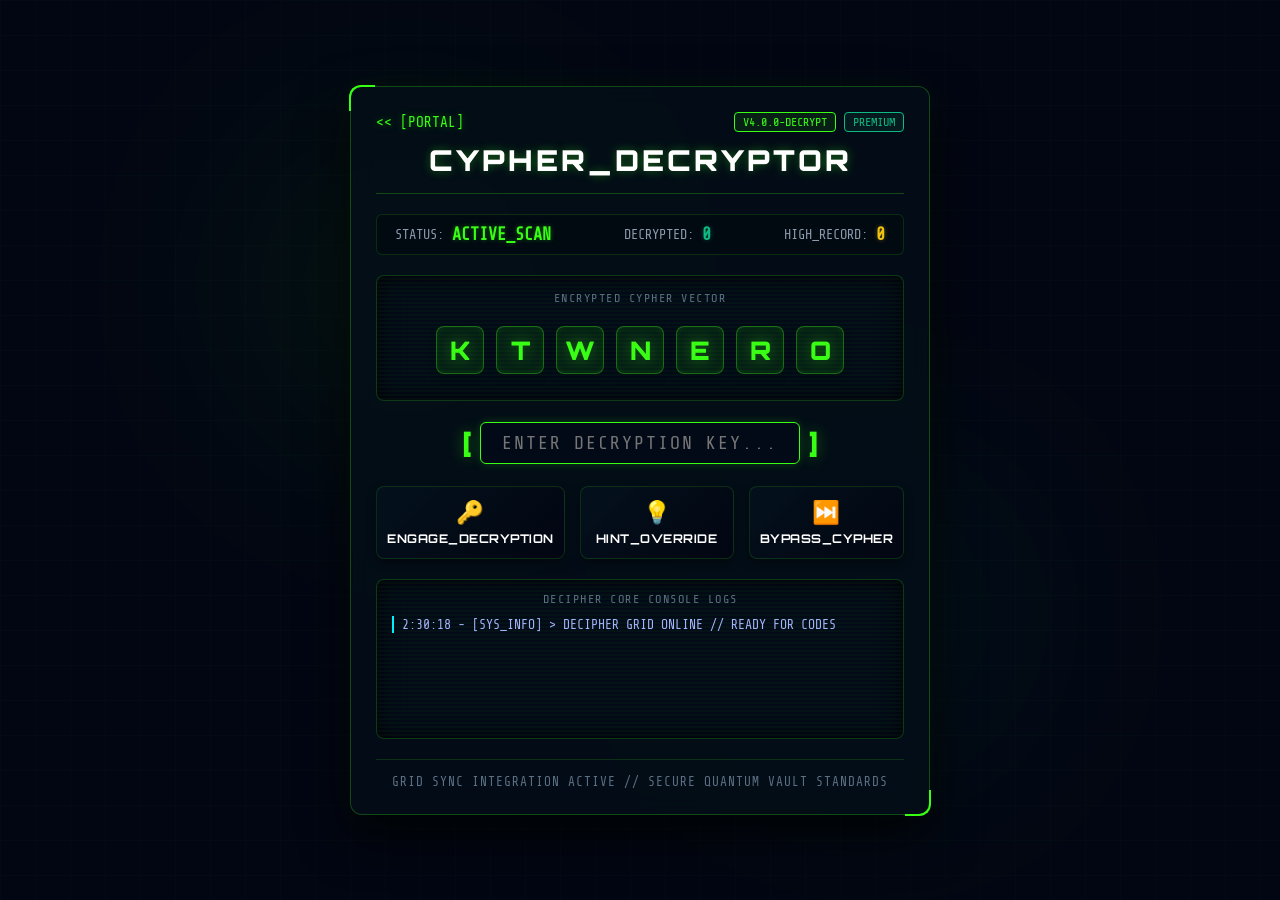
<file: games/word-scramble/index.html>
<!DOCTYPE html>
<html lang="en">
<head>
    <meta charset="UTF-8">
    <meta name="viewport" content="width=device-width, initial-scale=1.0">
    <title>PS_ARCADE // Cypher Decryptor</title>
    <link rel="stylesheet" href="style.css">
    <link rel="stylesheet" href="../arcade-mobile.css">
</head>
<body class="cypher-body">
    <div class="ambient-glow glow-green"></div>
    <div class="ambient-glow glow-emerald"></div>
    <div class="grid-overlay"></div>
    
    <div class="cabinet-container">
        <header class="game-header">
            <div class="header-top-row">
                <a href="../../index.html" class="back-btn">&lt;&lt; [PORTAL]</a>
                <div class="header-tags">
                    <span class="tag green-tag">V4.0.0-DECRYPT</span>
                    <span class="tag emerald-tag">PREMIUM</span>
                </div>
            </div>
            <div class="header-main-row">
                <h1 class="game-title">CYPHER_DECRYPTOR</h1>
            </div>
        </header>

        <main class="display-arena">
            <!-- HUD -->
            <div class="hud-bar">
                <div class="hud-item">
                    <span class="label">STATUS:</span>
                    <span id="system-status" class="value green-text">ACTIVE_SCAN</span>
                </div>
                <div class="hud-item">
                    <span class="label">DECRYPTED:</span>
                    <span id="scramble-score" class="value emerald-text">0</span>
                </div>
                <div class="hud-item">
                    <span class="label">HIGH_RECORD:</span>
                    <span id="high-score" class="value yellow-text">0</span>
                </div>
            </div>

            <!-- Letter Deck Container -->
            <div class="letter-deck-container">
                <div class="crt-screen letter-screen">
                    <span class="label-hint">ENCRYPTED CYPHER VECTOR</span>
                    <div id="letter-deck" class="letter-deck">
                        <!-- Loaded dynamically -->
                    </div>
                </div>
            </div>

            <!-- Input Cyber Deck -->
            <div class="input-panel">
                <span class="input-bracket-left">[</span>
                <input type="text" id="guess-input" placeholder="ENTER DECRYPTION KEY..." autocomplete="off">
                <span class="input-bracket-right">]</span>
            </div>

            <!-- Command Controls Grid -->
            <div class="upgrades-grid">
                <button class="upgrade-card engage-card" id="btn-engage">
                    <span class="card-emoji">🔑</span>
                    <span class="card-title">ENGAGE_DECRYPTION</span>
                </button>
                <button class="upgrade-card hint-card" id="btn-hint">
                    <span class="card-emoji">💡</span>
                    <span class="card-title">HINT_OVERRIDE</span>
                </button>
                <button class="upgrade-card skip-card" id="btn-skip">
                    <span class="card-emoji">⏭️</span>
                    <span class="card-title">BYPASS_CYPHER</span>
                </button>
            </div>

            <!-- Terminal Screen logs -->
            <div class="terminal-display">
                <div class="crt-screen log-screen">
                    <span class="label-hint">DECIPHER CORE CONSOLE LOGS</span>
                    <div id="terminal-logs" class="terminal-logs">
                        <!-- Scrolling cyber logs -->
                    </div>
                </div>
            </div>
            
            <footer class="hud-footer">
                <p id="sys-meta" class="sys-msg">GRID SYNC INTEGRATION ACTIVE // SECURE QUANTUM VAULT STANDARDS</p>
            </footer>
        </main>
    </div>
    <script src="script.js" type="module"></script>
</body>
</html>
</file>
<file: style.css>
@import url('https://fonts.googleapis.com/css2?family=Orbitron:wght@400;700;900&family=Poppins:wght@300;400;600;700&family=Share+Tech+Mono&display=swap');

:root {
    --cyber-bg: #030812;
    --cyber-card-bg: rgba(6, 12, 28, 0.85);
    --cyber-border: rgba(0, 240, 255, 0.2);
    --cyber-border-glow: rgba(0, 240, 255, 0.45);
    
    --neon-cyan: #00f0ff;
    --neon-pink: #ff0055;
    --neon-green: #39ff14;
    --neon-yellow: #f1c40f;
    
    --shadow-cyan: 0 0 10px rgba(0, 240, 255, 0.5);
    --shadow-pink: 0 0 10px rgba(255, 0, 85, 0.5);
    --shadow-green: 0 0 10px rgba(57, 255, 20, 0.5);
}

* {
    box-sizing: border-box;
    margin: 0;
    padding: 0;
}

body {
    background-color: var(--cyber-bg);
    color: #e2e8f0;
    font-family: 'Poppins', sans-serif;
    min-height: 100vh;
    overflow-x: hidden;
    position: relative;
}

/* Neon grid lines background */
.cyber-grid-bg {
    background-image: 
        linear-gradient(rgba(0, 240, 255, 0.03) 1px, transparent 1px),
        linear-gradient(90deg, rgba(0, 240, 255, 0.03) 1px, transparent 1px);
    background-size: 30px 30px;
    background-position: center;
}



.cyber-container {
    max-width: 1200px;
    margin: 0 auto;
    padding: 40px 20px;
    position: relative;
    z-index: 10;
}

/* Futuristic Header */
.cyber-header {
    text-align: center;
    margin-bottom: 40px;
    border-bottom: 2px solid var(--cyber-border);
    padding-bottom: 30px;
    position: relative;
}

.glitch-title {
    font-family: 'Orbitron', sans-serif;
    font-size: 3.5rem;
    font-weight: 900;
    letter-spacing: 5px;
    color: #fff;
    text-transform: uppercase;
    position: relative;
    text-shadow: var(--shadow-cyan);
    animation: titleGlow 2s ease-in-out infinite alternate;
}

@keyframes titleGlow {
    from { text-shadow: 0 0 10px rgba(0, 240, 255, 0.3), 0 0 20px rgba(0, 240, 255, 0.2); }
    to { text-shadow: 0 0 20px var(--neon-cyan), 0 0 35px var(--neon-pink); }
}

.subtitle {
    font-family: 'Share Tech Mono', monospace;
    color: var(--neon-cyan);
    font-size: 0.9rem;
    letter-spacing: 3px;
    margin-top: 10px;
}

/* HUD Panel */
.cyber-hud {
    display: flex;
    justify-content: center;
    flex-wrap: wrap;
    gap: 20px;
    margin-top: 25px;
}

.hud-stat {
    background: rgba(6, 12, 28, 0.9);
    border: 1px solid var(--neon-cyan);
    border-radius: 4px;
    padding: 10px 20px;
    font-family: 'Share Tech Mono', monospace;
    font-size: 0.85rem;
    display: flex;
    align-items: center;
    gap: 10px;
    box-shadow: 0 0 15px rgba(0, 240, 255, 0.05);
}

.hud-stat .label {
    color: #94a3b8;
}

.hud-stat .value {
    font-weight: 700;
}

.cyan-text { color: var(--neon-cyan); text-shadow: var(--shadow-cyan); }
.pink-text { color: var(--neon-pink); text-shadow: var(--shadow-pink); }
.green-text { color: var(--neon-green); text-shadow: var(--shadow-green); }
.yellow-text { color: var(--neon-yellow); text-shadow: 0 0 10px rgba(241, 196, 15, 0.4); }

.pulsing {
    animation: pulse 1.5s infinite alternate;
}

@keyframes pulse {
    0% { opacity: 0.7; }
    100% { opacity: 1; filter: brightness(1.2); }
}

/* Controls section */
.cyber-controls {
    display: flex;
    justify-content: space-between;
    align-items: center;
    flex-wrap: wrap;
    gap: 20px;
    margin-bottom: 30px;
    background: rgba(6, 12, 28, 0.6);
    border: 1px solid rgba(0, 240, 255, 0.1);
    padding: 15px 25px;
    border-radius: 8px;
    backdrop-filter: blur(8px);
}

.search-wrapper, .filter-wrapper, .actions-wrapper {
    display: flex;
    align-items: center;
    gap: 15px;
}

.cyber-tag {
    font-family: 'Share Tech Mono', monospace;
    color: var(--neon-pink);
    font-size: 0.85rem;
    letter-spacing: 1px;
}

.cyber-input {
    background: #040814;
    border: 1px solid var(--cyber-border);
    border-radius: 4px;
    padding: 8px 15px;
    color: #fff;
    font-family: 'Share Tech Mono', monospace;
    font-size: 0.9rem;
    width: 220px;
    outline: none;
    transition: all 0.3s ease;
}

.cyber-input:focus {
    border-color: var(--neon-cyan);
    box-shadow: var(--shadow-cyan);
}

.filter-buttons {
    display: flex;
    gap: 10px;
}

.filter-btn {
    background: transparent;
    border: 1px solid rgba(255, 255, 255, 0.15);
    color: #94a3b8;
    padding: 6px 16px;
    border-radius: 4px;
    cursor: pointer;
    font-family: 'Share Tech Mono', monospace;
    font-size: 0.8rem;
    transition: all 0.25s ease;
}

.filter-btn:hover, .filter-btn.active {
    border-color: var(--neon-pink);
    color: #fff;
    background: rgba(255, 0, 85, 0.05);
    box-shadow: 0 0 10px rgba(255, 0, 85, 0.15);
}

.cyber-toggle-btn {
    background: transparent;
    border: 1px solid var(--neon-cyan);
    color: var(--neon-cyan);
    padding: 6px 16px;
    border-radius: 4px;
    cursor: pointer;
    font-family: 'Share Tech Mono', monospace;
    font-size: 0.8rem;
    text-shadow: var(--shadow-cyan);
    transition: all 0.25s ease;
}

.cyber-toggle-btn:hover {
    background: rgba(0, 240, 255, 0.1);
    box-shadow: var(--shadow-cyan);
}

.cyber-toggle-btn.pink-btn {
    border-color: var(--neon-pink);
    color: var(--neon-pink);
    text-shadow: var(--shadow-pink);
}

.cyber-toggle-btn.pink-btn:hover {
    background: rgba(255, 0, 85, 0.15);
    box-shadow: var(--shadow-pink);
}

/* Grid layout */
.games-grid {
    display: grid;
    grid-template-columns: repeat(auto-fill, minmax(280px, 1fr));
    gap: 30px;
}

/* Game Card */
.game-card {
    background: var(--cyber-card-bg);
    border: 1px solid var(--cyber-border);
    border-radius: 8px;
    position: relative;
    overflow: hidden;
    backdrop-filter: blur(10px);
    transition: all 0.4s cubic-bezier(0.165, 0.84, 0.44, 1);
    cursor: pointer;
}

.game-card::before {
    content: '';
    position: absolute;
    top: 0;
    left: 0;
    width: 4px;
    height: 100%;
    background-color: var(--neon-cyan);
    transition: all 0.3s ease;
}

.game-card:hover {
    transform: translateY(-8px) scale(1.02);
    border-color: var(--neon-cyan);
    box-shadow: 0 15px 30px rgba(0, 240, 255, 0.15);
}

.game-card:hover::before {
    background-color: var(--neon-pink);
    box-shadow: var(--shadow-pink);
}

.game-card.hidden {
    display: none !important;
}

.card-inner {
    padding: 25px;
    display: flex;
    flex-direction: column;
    height: 100%;
}

.card-category {
    font-family: 'Share Tech Mono', monospace;
    color: #94a3b8;
    font-size: 0.75rem;
    letter-spacing: 2px;
    margin-bottom: 12px;
}

.card-title {
    font-family: 'Orbitron', sans-serif;
    font-size: 1.3rem;
    font-weight: 700;
    color: #fff;
    margin-bottom: 12px;
    letter-spacing: 0.5px;
}

.card-desc {
    color: #cbd5e1;
    font-size: 0.85rem;
    line-height: 1.5;
    margin-bottom: 20px;
    flex-grow: 1;
}

.card-score {
    font-family: 'Share Tech Mono', monospace;
    font-size: 0.85rem;
    color: var(--neon-green);
    margin-bottom: 20px;
    border-top: 1px solid rgba(255, 255, 255, 0.05);
    padding-top: 12px;
}

.card-score .score-val {
    font-weight: 700;
    text-shadow: var(--shadow-green);
}

.cyber-btn {
    display: block;
    text-align: center;
    background: transparent;
    border: 1px solid var(--neon-cyan);
    color: var(--neon-cyan);
    padding: 10px 20px;
    border-radius: 4px;
    text-decoration: none;
    font-family: 'Share Tech Mono', monospace;
    font-size: 0.9rem;
    font-weight: 700;
    letter-spacing: 1px;
    text-shadow: var(--shadow-cyan);
    transition: all 0.3s ease;
}

.cyber-btn:hover {
    background: var(--neon-cyan);
    color: #030812;
    text-shadow: none;
    box-shadow: 0 0 15px var(--neon-cyan);
}



/* Custom Pulsing Neon Scrollbar */
::-webkit-scrollbar {
    width: 8px;
    height: 8px;
}

::-webkit-scrollbar-track {
    background: #030812;
}

::-webkit-scrollbar-thumb {
    background: var(--neon-cyan);
    border-radius: 4px;
    box-shadow: inset 0 0 6px rgba(0, 240, 255, 0.5);
    transition: background 0.3s ease;
}

::-webkit-scrollbar-thumb:hover {
    background: var(--neon-pink);
    box-shadow: inset 0 0 6px rgba(255, 0, 85, 0.5);
}

.game-card:active {
    transform: scale(0.98);
    filter: hue-rotate(15deg);
}

.game-card {
    box-shadow: 0 0 10px rgba(0, 240, 255, 0.02);
}

@media(max-width: 768px) {
    .cyber-controls {
        flex-direction: column;
        align-items: stretch;
    }
    .search-wrapper .cyber-input {
        width: 100%;
    }
    .filter-buttons {
        width: 100%;
        flex-wrap: wrap;
    }
    .filter-btn {
        flex-grow: 1;
    }
}

@media(max-width: 480px) {
    .cyber-container {
        padding: 20px 10px;
    }
    
    .glitch-title {
        font-size: 2.2rem;
        letter-spacing: 2px;
    }
    
    .subtitle {
        font-size: 0.75rem;
        letter-spacing: 1.5px;
    }
    
    .cyber-hud {
        gap: 10px;
    }
    
    .hud-stat {
        width: 100%;
        justify-content: space-between;
        padding: 8px 15px;
    }
    
    .search-wrapper, .filter-wrapper {
        flex-direction: column;
        align-items: stretch;
        gap: 8px;
        width: 100%;
    }
    
    .filter-buttons {
        display: grid;
        grid-template-columns: 1fr 1fr;
        gap: 8px;
    }
    
    .actions-wrapper {
        flex-direction: column;
        width: 100%;
        gap: 10px;
    }
    
    .actions-wrapper .cyber-toggle-btn {
        width: 100%;
        text-align: center;
    }
}
</file>
<file: games/block-stacker/style.css>
@import url('https://fonts.googleapis.com/css2?family=Orbitron:wght@400;700;900&family=Poppins:wght@300;400;600;700&family=Share+Tech+Mono&display=swap');

:root {
    --bg-dark: #020612;
    --cabinet-bg: rgba(6, 12, 28, 0.85);
    --border-cyan: rgba(0, 240, 255, 0.25);
    --border-pink: rgba(255, 0, 85, 0.2);
    
    --neon-cyan: #00f0ff;
    --neon-pink: #ff0055;
    --neon-yellow: #f1c40f;
    --neon-green: #39ff14;
    
    --shadow-cyan: 0 0 15px rgba(0, 240, 255, 0.4);
    --shadow-pink: 0 0 15px rgba(255, 0, 85, 0.4);
}

* {
    box-sizing: border-box;
    margin: 0;
    padding: 0;
}

body.stack-body {
    background-color: var(--bg-dark);
    color: #e2e8f0;
    font-family: 'Poppins', sans-serif;
    min-height: 100vh;
    display: flex;
    justify-content: center;
    align-items: center;
    overflow-x: hidden;
    position: relative;
}

.ambient-glow {
    position: absolute;
    width: 300px;
    height: 300px;
    border-radius: 50%;
    filter: blur(120px);
    z-index: 1;
    opacity: 0.08;
    pointer-events: none;
}

.glow-cyan {
    top: 15%;
    left: 20%;
    background: var(--neon-cyan);
}

.glow-pink {
    bottom: 15%;
    right: 20%;
    background: var(--neon-pink);
}

.grid-overlay {
    position: absolute;
    top: 0;
    left: 0;
    width: 100%;
    height: 100%;
    background-image: 
        linear-gradient(rgba(0, 240, 255, 0.015) 1px, transparent 1px),
        linear-gradient(90deg, rgba(0, 240, 255, 0.015) 1px, transparent 1px);
    background-size: 35px 35px;
    z-index: 2;
    pointer-events: none;
}

.cabinet-container {
    width: 500px;
    max-width: 95vw;
    background: var(--cabinet-bg);
    border: 1px solid var(--border-cyan);
    border-radius: 12px;
    padding: 25px;
    box-shadow: 0 20px 50px rgba(0, 0, 0, 0.8), 0 0 30px rgba(0, 240, 255, 0.05);
    backdrop-filter: blur(12px);
    z-index: 10;
    position: relative;
}

.game-header {
    border-bottom: 1px solid var(--border-cyan);
    padding-bottom: 15px;
    margin-bottom: 20px;
}

.header-top-row {
    display: flex;
    justify-content: space-between;
    align-items: center;
    margin-bottom: 10px;
}

.back-btn {
    font-family: 'Share Tech Mono', monospace;
    color: var(--neon-cyan);
    text-decoration: none;
    font-size: 0.9rem;
    text-shadow: 0 0 8px rgba(0, 240, 255, 0.4);
    transition: all 0.2s ease;
}

.back-btn:hover {
    color: #fff;
    text-shadow: var(--shadow-cyan);
    transform: translateX(-3px);
}

.header-tags {
    display: flex;
    gap: 8px;
}

.tag {
    font-family: 'Share Tech Mono', monospace;
    font-size: 0.75rem;
    padding: 2px 8px;
    border-radius: 4px;
}

.cyan-tag {
    background: rgba(0, 240, 255, 0.08);
    border: 1px solid var(--neon-cyan);
    color: var(--neon-cyan);
}

.pink-tag {
    background: rgba(255, 0, 85, 0.08);
    border: 1px solid var(--neon-pink);
    color: var(--neon-pink);
}

.header-main-row {
    display: flex;
    justify-content: center;
}

.game-title {
    font-family: 'Orbitron', sans-serif;
    font-size: 1.8rem;
    font-weight: 900;
    letter-spacing: 3px;
    color: #fff;
    text-shadow: 0 0 10px rgba(0, 240, 255, 0.35);
}

.display-arena {
    display: flex;
    flex-direction: column;
    gap: 20px;
}

.hud-bar {
    display: flex;
    justify-content: space-between;
    background: rgba(2, 8, 16, 0.75);
    border: 1px solid rgba(0, 240, 255, 0.15);
    border-radius: 6px;
    padding: 10px 18px;
    font-family: 'Share Tech Mono', monospace;
}

.hud-item {
    display: flex;
    align-items: center;
    gap: 8px;
}

.hud-item .label {
    color: #8c9baf;
    font-size: 0.85rem;
}

.hud-item .value {
    font-weight: 700;
    font-size: 1.05rem;
}

.cyan-text { color: var(--neon-cyan); text-shadow: 0 0 5px rgba(0, 240, 255, 0.4); }
.pink-text { color: var(--neon-pink); text-shadow: 0 0 5px rgba(255, 0, 85, 0.4); }
.yellow-text { color: var(--neon-yellow); text-shadow: 0 0 5px rgba(241, 196, 15, 0.4); }

.matrix-container {
    display: flex;
    justify-content: center;
    align-items: center;
}

.reactor-viewport {
    width: 320px;
    height: 400px;
    background: rgba(1, 6, 18, 0.95);
    border: 2px solid var(--border-cyan);
    border-radius: 8px;
    position: relative;
    overflow: hidden;
    box-shadow: 0 0 25px rgba(0, 240, 255, 0.15), inset 0 0 35px rgba(0, 0, 0, 0.9);
}

.reactor-viewport::after {
    content: " ";
    display: block;
    position: absolute;
    top: 0; left: 0; bottom: 0; right: 0;
    background: linear-gradient(rgba(18, 16, 16, 0) 50%, rgba(0, 240, 255, 0.015) 50%);
    background-size: 100% 4px;
    z-index: 20;
    pointer-events: none;
}

#crane-line {
    position: absolute;
    width: 2px;
    height: 60px;
    background-color: var(--neon-cyan);
    top: 0;
    left: 50%;
    transform: translateX(-50%);
    box-shadow: 0 0 8px var(--neon-cyan);
    z-index: 10;
}

#crane-block {
    position: absolute;
    height: 35px;
    background-color: var(--neon-pink);
    top: 60px;
    box-sizing: border-box;
    border: 2px solid rgba(255, 255, 255, 0.2);
    border-radius: 4px;
    box-shadow: 0 0 15px var(--neon-pink);
    z-index: 15;
}

#tower-container {
    position: absolute;
    bottom: 0;
    left: 0;
    width: 100%;
    height: 100%;
    transition: transform 0.3s ease-out;
}

.base-platform {
    position: absolute;
    bottom: 0;
    left: 40px;
    width: 240px;
    height: 25px;
    background-color: #1e293b;
    border-top: 3px solid var(--neon-cyan);
    box-shadow: inset 0 0 10px rgba(0, 0, 0, 0.8), 0 0 10px rgba(0, 240, 255, 0.1);
}

.stacked-block {
    position: absolute;
    height: 35px;
    box-sizing: border-box;
    border: 2px solid rgba(255, 255, 255, 0.25);
    border-radius: 4px;
    transition: bottom 0.15s ease-in;
    box-shadow: 0 0 12px currentColor;
    z-index: 5;
}

.falling-block {
    position: absolute;
    height: 35px;
    box-sizing: border-box;
    border: 2px solid rgba(255, 255, 255, 0.1);
    border-radius: 4px;
    box-shadow: 0 0 8px currentColor;
    animation: blockFall 0.8s ease-in forwards;
    z-index: 2;
}

@keyframes blockFall {
    0% { transform: translateY(0) rotate(0deg); opacity: 1; }
    100% { transform: translateY(300px) rotate(15deg); opacity: 0; }
}

@keyframes swing {
    0% { left: 0px; }
    100% { left: var(--swing-max); }
}

.controls-bar {
    display: flex;
    justify-content: center;
}

.menu-btn {
    background: transparent;
    border: 2px solid var(--neon-cyan);
    color: var(--neon-cyan);
    padding: 10px 28px;
    border-radius: 8px;
    font-family: 'Share Tech Mono', monospace;
    font-size: 1rem;
    font-weight: 700;
    cursor: pointer;
    text-shadow: var(--shadow-cyan);
    box-shadow: 0 0 15px rgba(0, 240, 255, 0.15);
    transition: all 0.25s cubic-bezier(0.4, 0, 0.2, 1);
    letter-spacing: 1px;
}

.menu-btn:hover {
    background: var(--neon-cyan);
    color: var(--bg-dark);
    text-shadow: none;
    box-shadow: var(--shadow-cyan);
    transform: translateY(-2px) scale(1.02);
}

.crt-screen {
    width: 100%;
    background: rgba(3, 10, 24, 0.9);
    border: 1px solid rgba(0, 240, 255, 0.2);
    border-radius: 8px;
    padding: 12px;
    position: relative;
    overflow: hidden;
    box-shadow: inset 0 0 20px rgba(0, 0, 0, 0.9);
}

.crt-screen::before {
    content: " ";
    display: block;
    position: absolute;
    top: 0; left: 0; bottom: 0; right: 0;
    background: linear-gradient(rgba(18, 16, 16, 0) 50%, rgba(0, 240, 255, 0.03) 50%), linear-gradient(90deg, rgba(255, 0, 0, 0.01), rgba(0, 255, 0, 0.005), rgba(0, 0, 255, 0.01));
    background-size: 100% 4px, 6px 100%;
    z-index: 2;
    pointer-events: none;
}

.label-hint {
    font-family: 'Share Tech Mono', monospace;
    font-size: 0.75rem;
    color: #5b6f84;
    letter-spacing: 1.5px;
    display: block;
    margin-bottom: 5px;
    text-align: center;
}

.terminal-display {
    width: 100%;
}

.log-screen {
    padding: 12px 15px;
}

.terminal-logs {
    height: 100px;
    overflow-y: auto;
    font-family: 'Share Tech Mono', monospace;
    font-size: 0.82rem;
    color: #8fa0b5;
    text-align: left;
    display: flex;
    flex-direction: column;
    gap: 5px;
}

.log-line {
    white-space: pre-wrap;
}

.log-info { color: #8fa0b5; }
.log-success { color: var(--neon-green); text-shadow: 0 0 3px rgba(57, 255, 20, 0.3); }
.log-warning { color: var(--neon-yellow); }
.log-error { color: var(--neon-pink); text-shadow: 0 0 3px rgba(255, 0, 85, 0.3); }

.hud-footer {
    border-top: 1px solid rgba(0, 240, 255, 0.15);
    padding-top: 15px;
    text-align: center;
    font-family: 'Share Tech Mono', monospace;
    font-size: 0.8rem;
    color: #5b6f84;
}

.sys-msg {
    letter-spacing: 1px;
}

@media (max-width: 480px) {
    .cabinet-container {
        padding: 15px;
    }
    
    .game-title {
        font-size: 1.3rem;
    }
    
    .hud-bar {
        padding: 8px 12px;
        font-size: 0.85rem;
    }
    
    .hud-item .value {
        font-size: 0.95rem;
    }
    
    .reactor-viewport {
        width: 260px;
        height: 340px;
    }
}
</file>
<file: games/arcade-mobile.css>
/* Shared mobile guards for all arcade game pages.
   Loaded after each game's own style.css, so desktop rules are untouched. */

@media (max-width: 480px) {
    /* Decorative glows are 300-400px fixed squares positioned with percentages.
       On phones that puts their right edge past the viewport, and the float
       animations translate/scale them further out. Size them with vw units and
       leave 16vw of room on the right-anchored glow for the largest animation
       (translate 40px + scale 1.1). At 360px the widest transformed edge is
       under 356px. */
    .ambient-glow {
        width: 55vw !important;
        height: 55vw !important;
        max-width: 55vw;
        max-height: 55vw;
    }

    .ambient-glow.glow-pink,
    .ambient-glow.glow-emerald {
        right: 16vw !important;
    }

    /* Long unbroken Orbitron titles (e.g. CYBER_GRID_SERPENTINE at 21 chars)
       plus 3-4px letter-spacing were wider than 360px cabinets. Scale both
       with the viewport; at 360px a 21-char title is about 293px wide, which
       fits the ~312px cabinet content box. overflow-wrap is the last resort. */
    .game-title {
        min-width: 0;
        max-width: 100%;
        font-size: clamp(0.9rem, 4.3vw, 1.4rem) !important;
        letter-spacing: clamp(0.5px, 0.3vw, 1.5px) !important;
        overflow-wrap: anywhere;
    }

    .header-main-row,
    .header-top-row {
        min-width: 0;
    }
}
</file>
<file: games/clicker/style.css>
@import url('https://fonts.googleapis.com/css2?family=Orbitron:wght@400;700;900&family=Poppins:wght@300;400;600;700&family=Share+Tech+Mono&display=swap');

:root {
    --bg-dark: #020612;
    --cabinet-bg: rgba(6, 12, 28, 0.85);
    --border-cyan: rgba(0, 240, 255, 0.25);
    --border-pink: rgba(255, 0, 85, 0.25);
    --neon-cyan: #00f0ff;
    --neon-pink: #ff0055;
    --neon-green: #39ff14;
    --neon-yellow: #f1c40f;
    --shadow-cyan: 0 0 15px rgba(0, 240, 255, 0.4);
    --shadow-pink: 0 0 15px rgba(255, 0, 85, 0.4);
}

* {
    box-sizing: border-box;
    margin: 0;
    padding: 0;
}

body.reactor-body {
    background-color: var(--bg-dark);
    color: #f1f5f9;
    font-family: 'Poppins', sans-serif;
    min-height: 100vh;
    display: flex;
    justify-content: center;
    align-items: center;
    overflow-x: hidden;
    position: relative;
}

.grid-overlay {
    position: absolute;
    top: 0;
    left: 0;
    width: 100%;
    height: 100%;
    background-image: 
        linear-gradient(rgba(0, 240, 255, 0.02) 1px, transparent 1px),
        linear-gradient(90deg, rgba(0, 240, 255, 0.02) 1px, transparent 1px);
    background-size: 40px 40px;
    z-index: 1;
    pointer-events: none;
}

.cabinet-container {
    width: 550px;
    max-width: 95vw;
    background: var(--cabinet-bg);
    border: 1px solid var(--border-cyan);
    border-radius: 12px;
    padding: 25px;
    box-shadow: 0 20px 50px rgba(0, 0, 0, 0.75), 0 0 30px rgba(0, 240, 255, 0.05), inset 0 0 15px rgba(0, 240, 255, 0.03);
    backdrop-filter: blur(15px);
    z-index: 10;
    position: relative;
}

.cabinet-container::before,
.cabinet-container::after {
    content: '';
    position: absolute;
    width: 24px;
    height: 24px;
    border: 2px solid var(--neon-cyan);
    pointer-events: none;
    transition: all 0.3s ease;
}

.cabinet-container::before {
    top: -2px;
    left: -2px;
    border-right: none;
    border-bottom: none;
    border-top-left-radius: 12px;
}

.cabinet-container::after {
    bottom: -2px;
    right: -2px;
    border-left: none;
    border-top: none;
    border-bottom-right-radius: 12px;
}

.cabinet-container:hover::before,
.cabinet-container:hover::after {
    width: 32px;
    height: 32px;
    box-shadow: var(--shadow-cyan);
}

.game-header {
    display: flex;
    justify-content: space-between;
    align-items: center;
    border-bottom: 1px solid var(--border-cyan);
    padding-bottom: 15px;
    margin-bottom: 20px;
}

.back-btn {
    font-family: 'Share Tech Mono', monospace;
    color: var(--neon-cyan);
    text-decoration: none;
    font-size: 0.9rem;
    text-shadow: 0 0 8px rgba(0, 240, 255, 0.4);
    transition: all 0.2s ease;
}

.back-btn:hover {
    color: #fff;
    text-shadow: var(--shadow-cyan);
    transform: translateX(-3px);
}

.game-title {
    font-family: 'Orbitron', sans-serif;
    font-size: 1.8rem;
    font-weight: 900;
    letter-spacing: 3px;
    color: #fff;
    text-shadow: 0 0 10px rgba(0, 240, 255, 0.3);
}

.header-tags {
    display: flex;
    gap: 10px;
}

.tag {
    font-family: 'Share Tech Mono', monospace;
    font-size: 0.75rem;
    padding: 3px 10px;
    border-radius: 4px;
}

.cyan-tag {
    background: rgba(0, 240, 255, 0.1);
    border: 1px solid var(--neon-cyan);
    color: var(--neon-cyan);
}

.pink-tag {
    background: rgba(255, 0, 85, 0.1);
    border: 1px solid var(--neon-pink);
    color: var(--neon-pink);
}

.display-arena {
    display: flex;
    flex-direction: column;
    gap: 20px;
}

.hud-bar {
    display: flex;
    justify-content: space-between;
    background: rgba(4, 8, 20, 0.7);
    border: 1px solid rgba(0, 240, 255, 0.15);
    border-radius: 6px;
    padding: 12px 20px;
    font-family: 'Share Tech Mono', monospace;
}

.hud-item {
    display: flex;
    align-items: center;
    gap: 8px;
}

.hud-item .label {
    color: #94a3b8;
    font-size: 0.85rem;
}

.hud-item .value {
    font-weight: 700;
    font-size: 1.1rem;
}

.cyan-text { color: var(--neon-cyan); text-shadow: 0 0 5px rgba(0, 240, 255, 0.5); }
.pink-text { color: var(--neon-pink); text-shadow: 0 0 5px rgba(255, 0, 85, 0.5); }
.yellow-text { color: var(--neon-yellow); text-shadow: 0 0 5px rgba(241, 196, 15, 0.5); }
.green-text { color: var(--neon-green); text-shadow: 0 0 5px rgba(57, 255, 20, 0.5); }

.terminal-display {
    width: 100%;
}

.crt-screen {
    width: 100%;
    background: rgba(4, 12, 32, 0.85);
    border: 1px solid var(--border-cyan);
    border-radius: 8px;
    padding: 15px;
    text-align: center;
    box-shadow: inset 0 0 20px rgba(0, 0, 0, 0.9);
    position: relative;
    overflow: hidden;
}

.crt-screen::before {
    content: " ";
    display: block;
    position: absolute;
    top: 0; left: 0; bottom: 0; right: 0;
    background: linear-gradient(rgba(18, 16, 16, 0) 50%, rgba(0, 240, 255, 0.05) 50%), linear-gradient(90deg, rgba(255, 0, 0, 0.02), rgba(0, 255, 0, 0.01), rgba(0, 0, 255, 0.02));
    background-size: 100% 4px, 6px 100%;
    z-index: 2;
    pointer-events: none;
    animation: screenPulse 6s infinite linear;
}

.label-hint {
    font-family: 'Share Tech Mono', monospace;
    font-size: 0.8rem;
    color: #64748b;
    letter-spacing: 1.5px;
    position: relative;
    z-index: 3;
}

.status-feed {
    font-family: 'Share Tech Mono', monospace;
    font-size: 1.1rem;
    font-weight: bold;
    color: var(--neon-cyan);
    text-shadow: var(--shadow-cyan);
    margin-top: 5px;
    min-height: 28px;
    position: relative;
    z-index: 3;
}

.core-chamber {
    display: flex;
    justify-content: center;
    align-items: center;
    background: rgba(2, 6, 18, 0.6);
    border: 1px solid rgba(0, 240, 255, 0.1);
    border-radius: 8px;
    padding: 40px;
    position: relative;
}

.core-trigger-btn {
    background: transparent;
    border: none;
    outline: none;
    cursor: pointer;
    position: relative;
    width: 160px;
    height: 160px;
    display: flex;
    justify-content: center;
    align-items: center;
}

.core-outer-ring {
    position: absolute;
    width: 150px;
    height: 150px;
    border: 4px dashed var(--neon-cyan);
    border-radius: 50%;
    box-shadow: var(--shadow-cyan);
    animation: rotateOuter 12s infinite linear;
    transition: all 0.3s ease;
}

.core-inner-sphere {
    position: absolute;
    width: 100px;
    height: 100px;
    background: radial-gradient(circle, var(--neon-pink) 0%, rgba(255,0,85,0.4) 60%, transparent 100%);
    border-radius: 50%;
    box-shadow: var(--shadow-pink);
    animation: pulseCore 3s infinite ease-in-out;
    transition: all 0.2s cubic-bezier(0.175, 0.885, 0.32, 1.275);
}

.core-pulse-wave {
    position: absolute;
    width: 100px;
    height: 100px;
    border: 2px solid var(--neon-green);
    border-radius: 50%;
    opacity: 0;
    pointer-events: none;
    transition: all 0.4s ease;
}

.core-trigger-btn:hover .core-outer-ring {
    border-color: var(--neon-green);
    box-shadow: 0 0 25px rgba(57, 255, 20, 0.6);
    transform: scale(1.05);
}

.core-trigger-btn:hover .core-inner-sphere {
    background: radial-gradient(circle, var(--neon-cyan) 0%, rgba(0,240,255,0.4) 60%, transparent 100%);
    box-shadow: var(--shadow-cyan);
}

.core-trigger-btn:active .core-inner-sphere {
    transform: scale(0.85);
}

.core-trigger-btn:active .core-pulse-wave {
    animation: wavePulse 0.4s ease-out;
}

.shop-title {
    font-family: 'Orbitron', sans-serif;
    font-size: 0.95rem;
    font-weight: 900;
    color: #64748b;
    letter-spacing: 2px;
    text-align: center;
    border-bottom: 1px solid rgba(255, 255, 255, 0.05);
    padding-bottom: 8px;
    margin-top: 5px;
}

.upgrades-grid {
    display: grid;
    grid-template-columns: repeat(3, 1fr);
    grid-gap: 15px;
    width: 100%;
}

.upgrade-card {
    background: linear-gradient(135deg, rgba(6, 18, 48, 0.8) 0%, rgba(2, 6, 18, 0.9) 100%);
    border: 1px solid rgba(0, 240, 255, 0.15);
    border-radius: 8px;
    padding: 12px;
    display: flex;
    flex-direction: column;
    align-items: center;
    text-align: center;
    cursor: pointer;
    color: #94a3b8;
    transition: all 0.25s cubic-bezier(0.4, 0, 0.2, 1);
    outline: none;
    box-shadow: 0 4px 8px rgba(0,0,0,0.3);
}

.upgrade-card .card-emoji {
    font-size: 1.6rem;
    margin-bottom: 5px;
    transition: transform 0.2s ease;
}

.upgrade-card .card-title {
    font-family: 'Orbitron', sans-serif;
    font-size: 0.85rem;
    font-weight: 700;
    color: #fff;
    margin-bottom: 2px;
}

.upgrade-card .card-desc {
    font-size: 0.65rem;
    color: #64748b;
    margin-bottom: 8px;
    min-height: 20px;
    line-height: 1.2;
}

.upgrade-card .card-cost {
    font-family: 'Share Tech Mono', monospace;
    font-size: 0.95rem;
    font-weight: 700;
    color: var(--neon-yellow);
    text-shadow: 0 0 5px rgba(241, 196, 15, 0.4);
    background: rgba(241, 196, 15, 0.08);
    padding: 2px 8px;
    border-radius: 4px;
    border: 1px solid rgba(241, 196, 15, 0.2);
    width: 100%;
}

.upgrade-card:hover {
    border-color: var(--neon-cyan);
    box-shadow: 0 0 15px rgba(0, 240, 255, 0.25);
    transform: translateY(-3px);
}

.upgrade-card:hover .card-emoji {
    transform: scale(1.2) rotate(5deg);
}

.upgrade-card:active {
    transform: translateY(-1px);
}

.upgrade-card.disabled {
    opacity: 0.5;
    cursor: not-allowed;
    border-color: rgba(255, 255, 255, 0.05);
    box-shadow: none;
    transform: none;
}

.upgrade-card.disabled .card-emoji {
    transform: none;
}

.controls-bar {
    display: flex;
    justify-content: center;
}

.menu-btn {
    background: transparent;
    border: 2px solid var(--neon-cyan);
    color: var(--neon-cyan);
    padding: 10px 28px;
    border-radius: 8px;
    font-family: 'Share Tech Mono', monospace;
    font-size: 1rem;
    font-weight: 700;
    cursor: pointer;
    text-shadow: var(--shadow-cyan);
    box-shadow: 0 0 15px rgba(0, 240, 255, 0.15);
    transition: all 0.25s cubic-bezier(0.4, 0, 0.2, 1);
    letter-spacing: 1px;
}

.menu-btn:hover {
    background: var(--neon-cyan);
    color: var(--bg-dark);
    text-shadow: none;
    box-shadow: var(--shadow-cyan);
    transform: translateY(-2px) scale(1.02);
}

.menu-btn.pink-btn {
    border-color: var(--neon-pink);
    color: var(--neon-pink);
    text-shadow: var(--shadow-pink);
    box-shadow: 0 0 15px rgba(255, 0, 85, 0.15);
}

.menu-btn.pink-btn:hover {
    background: var(--neon-pink);
    color: var(--bg-dark);
    text-shadow: none;
    box-shadow: var(--shadow-pink);
}

.hud-footer {
    border-top: 1px solid rgba(0, 240, 255, 0.15);
    padding-top: 15px;
    text-align: center;
    font-family: 'Share Tech Mono', monospace;
    font-size: 0.8rem;
    color: #64748b;
}

.sys-msg {
    letter-spacing: 1.5px;
}

/* Animations Keyframes */
@keyframes rotateOuter {
    0% { transform: rotate(0deg); }
    100% { transform: rotate(360deg); }
}

@keyframes pulseCore {
    0%, 100% { transform: scale(1.0); opacity: 0.8; filter: brightness(1.0); }
    50% { transform: scale(1.08); opacity: 1.0; filter: brightness(1.2); }
}

@keyframes wavePulse {
    0% { transform: scale(1.0); opacity: 0.8; }
    100% { transform: scale(1.6); opacity: 0; }
}

@keyframes screenPulse {
    0%, 100% { opacity: 0.95; }
    50% { opacity: 1; }
}

/* Mobile responsive styles */
@media (max-width: 480px) {
    .cabinet-container {
        padding: 18px;
        min-width: 0;
    }
    .game-header {
        padding-bottom: 12px;
        margin-bottom: 15px;
        display: grid;
        grid-template-columns: auto minmax(0, 1fr);
        grid-template-areas:
            "back tags"
            "title title";
        align-items: center;
        gap: 10px;
    }
    .back-btn {
        grid-area: back;
        min-width: 0;
    }
    .header-tags {
        grid-area: tags;
        justify-content: flex-end;
        flex-wrap: wrap;
        min-width: 0;
    }
    .game-title {
        grid-area: title;
        min-width: 0;
        max-width: 100%;
        text-align: center;
        font-size: clamp(1.1rem, 5.6vw, 1.4rem);
        letter-spacing: clamp(1px, 0.3vw, 1.5px);
        overflow-wrap: anywhere;
    }
    .hud-bar {
        display: grid;
        grid-template-columns: 1fr 1fr;
        gap: 10px;
        padding: 10px 15px;
        min-width: 0;
    }
    .hud-item {
        justify-content: center;
        flex-wrap: wrap;
        min-width: 0;
        text-align: center;
    }
    .hud-item .value {
        min-width: 0;
        overflow-wrap: anywhere;
    }
    .hud-item .label {
        font-size: 0.75rem;
    }
    .hud-item .value {
        font-size: 1rem;
    }
    .core-chamber {
        padding: 20px;
    }
    .core-trigger-btn {
        width: 120px;
        height: 120px;
    }
    .core-outer-ring {
        width: 110px;
        height: 110px;
    }
    .core-inner-sphere {
        width: 75px;
        height: 75px;
    }
    .terminal-display,
    .crt-screen {
        min-width: 0;
        max-width: 100%;
    }
    .status-feed {
        max-width: 100%;
        font-size: clamp(0.85rem, 3.8vw, 1.05rem);
        overflow-wrap: anywhere;
        word-break: break-word;
    }
    .label-hint {
        letter-spacing: 1px;
        overflow-wrap: anywhere;
    }
    .upgrades-grid {
        grid-template-columns: 1fr;
        grid-gap: 10px;
        min-width: 0;
    }
    .upgrade-card {
        flex-direction: row;
        align-items: center;
        text-align: left;
        padding: 10px 15px;
        justify-content: space-between;
        min-width: 0;
        gap: 8px;
    }
    .upgrade-card .card-emoji {
        font-size: 1.4rem;
        margin-bottom: 0;
        margin-right: 0;
        flex-shrink: 0;
    }
    .upgrade-card .card-title,
    .upgrade-card .card-desc,
    .upgrade-card .card-cost {
        min-width: 0;
        overflow-wrap: anywhere;
    }
    .upgrade-card .card-cost {
        width: auto;
        font-size: 0.85rem;
    }
    .controls-bar,
    .menu-btn {
        max-width: 100%;
    }
    .menu-btn {
        padding: 10px 20px;
        font-size: 0.95rem;
    }
    .sys-msg {
        letter-spacing: 1px;
        overflow-wrap: anywhere;
    }
}
</file>
<file: games/guess-number/style.css>
@import url('https://fonts.googleapis.com/css2?family=Orbitron:wght@400;700;900&family=Poppins:wght@300;400;600;700&family=Share+Tech+Mono&display=swap');

:root {
    --bg-dark: #020612;
    --cabinet-bg: rgba(6, 12, 28, 0.85);
    --border-cyan: rgba(0, 240, 255, 0.25);
    --border-pink: rgba(255, 0, 85, 0.25);
    --neon-cyan: #00f0ff;
    --neon-pink: #ff0055;
    --neon-green: #39ff14;
    --neon-yellow: #f1c40f;
    --shadow-cyan: 0 0 15px rgba(0, 240, 255, 0.4);
    --shadow-pink: 0 0 15px rgba(255, 0, 85, 0.4);
}

* {
    box-sizing: border-box;
    margin: 0;
    padding: 0;
}

body.guess-body {
    background-color: var(--bg-dark);
    color: #f1f5f9;
    font-family: 'Poppins', sans-serif;
    min-height: 100vh;
    display: flex;
    justify-content: center;
    align-items: center;
    overflow-x: hidden;
    position: relative;
}

/* Ambient glows */
.ambient-glow {
    position: absolute;
    width: 400px;
    height: 400px;
    border-radius: 50%;
    filter: blur(120px);
    opacity: 0.15;
    z-index: 0;
    pointer-events: none;
    animation: floatGlow 15s infinite ease-in-out;
}

.glow-cyan {
    background: var(--neon-cyan);
    top: 10%;
    left: 10%;
}

.glow-pink {
    background: var(--neon-pink);
    bottom: 10%;
    right: 10%;
    animation-delay: -5s;
}

@keyframes floatGlow {
    0%, 100% { transform: translate(0, 0) scale(1); }
    50% { transform: translate(40px, -30px) scale(1.1); }
}

.grid-overlay {
    position: absolute;
    top: 0;
    left: 0;
    width: 100%;
    height: 100%;
    background-image: 
        linear-gradient(rgba(0, 240, 255, 0.02) 1px, transparent 1px),
        linear-gradient(90deg, rgba(0, 240, 255, 0.02) 1px, transparent 1px);
    background-size: 40px 40px;
    z-index: 1;
    pointer-events: none;
}

.cabinet-container {
    width: 500px;
    max-width: 95vw;
    background: var(--cabinet-bg);
    border: 1px solid var(--border-cyan);
    border-radius: 12px;
    padding: 25px;
    box-shadow: 0 20px 50px rgba(0, 0, 0, 0.75), 0 0 30px rgba(0, 240, 255, 0.05), inset 0 0 15px rgba(0, 240, 255, 0.03);
    backdrop-filter: blur(15px);
    z-index: 10;
    position: relative;
}

.cabinet-container::before,
.cabinet-container::after {
    content: '';
    position: absolute;
    width: 24px;
    height: 24px;
    border: 2px solid var(--neon-cyan);
    pointer-events: none;
    transition: all 0.3s ease;
}

.cabinet-container::before {
    top: -2px;
    left: -2px;
    border-right: none;
    border-bottom: none;
    border-top-left-radius: 12px;
}

.cabinet-container::after {
    bottom: -2px;
    right: -2px;
    border-left: none;
    border-top: none;
    border-bottom-right-radius: 12px;
}

.cabinet-container:hover::before,
.cabinet-container:hover::after {
    width: 32px;
    height: 32px;
    box-shadow: var(--shadow-cyan);
}

/* Two-Row Anti-Overflow Header styling */
.game-header {
    display: flex;
    flex-direction: column;
    gap: 12px;
    border-bottom: 1px solid var(--border-cyan);
    padding-bottom: 16px;
    margin-bottom: 20px;
    width: 100%;
}

.header-top-row {
    display: flex;
    justify-content: space-between;
    align-items: center;
    width: 100%;
}

.header-main-row {
    display: flex;
    justify-content: center;
    align-items: center;
    width: 100%;
    margin-top: 2px;
}

.back-btn {
    font-family: 'Share Tech Mono', monospace;
    color: var(--neon-cyan);
    text-decoration: none;
    font-size: 0.9rem;
    text-shadow: 0 0 8px rgba(0, 240, 255, 0.4);
    transition: all 0.2s ease;
}

.back-btn:hover {
    color: #fff;
    text-shadow: var(--shadow-cyan);
    transform: translateX(-3px);
}

.game-title {
    font-family: 'Orbitron', sans-serif;
    font-size: 2.1rem;
    font-weight: 900;
    letter-spacing: 4px;
    color: #fff;
    text-shadow: 0 0 10px rgba(0, 240, 255, 0.4), 0 0 20px rgba(0, 240, 255, 0.2);
}

.header-tags {
    display: flex;
    gap: 10px;
}

.tag {
    font-family: 'Share Tech Mono', monospace;
    font-size: 0.75rem;
    padding: 3px 10px;
    border-radius: 4px;
}

.cyan-tag {
    background: rgba(0, 240, 255, 0.1);
    border: 1px solid var(--neon-cyan);
    color: var(--neon-cyan);
}

.pink-tag {
    background: rgba(255, 0, 85, 0.1);
    border: 1px solid var(--neon-pink);
    color: var(--neon-pink);
}

.display-arena {
    display: flex;
    flex-direction: column;
    gap: 20px;
}

.hud-bar {
    display: flex;
    justify-content: space-between;
    background: rgba(4, 8, 20, 0.7);
    border: 1px solid rgba(0, 240, 255, 0.15);
    border-radius: 6px;
    padding: 12px 20px;
    font-family: 'Share Tech Mono', monospace;
    align-items: center;
}

.hud-item {
    display: flex;
    align-items: center;
    gap: 8px;
}

.status-indicator {
    width: 8px;
    height: 8px;
    background-color: var(--neon-green);
    border-radius: 50%;
    box-shadow: 0 0 8px var(--neon-green);
    display: inline-block;
    animation: pulseIndicator 1.5s infinite;
}

@keyframes pulseIndicator {
    0%, 100% { opacity: 0.6; }
    50% { opacity: 1; box-shadow: 0 0 12px var(--neon-green); }
}

.hud-item .label {
    color: #94a3b8;
    font-size: 0.85rem;
}

.hud-item .value {
    font-weight: 700;
    font-size: 1.1rem;
}

.cyan-text { color: var(--neon-cyan); text-shadow: 0 0 5px rgba(0, 240, 255, 0.5); }
.pink-text { color: var(--neon-pink); text-shadow: 0 0 5px rgba(255, 0, 85, 0.5); }
.yellow-text { color: var(--neon-yellow); text-shadow: 0 0 5px rgba(241, 196, 15, 0.5); }
.green-text { color: var(--neon-green); text-shadow: 0 0 5px rgba(57, 255, 20, 0.5); }

.terminal-core {
    background: rgba(2, 6, 18, 0.6);
    border: 1px solid rgba(0, 240, 255, 0.1);
    border-radius: 8px;
    padding: 25px;
    display: flex;
    flex-direction: column;
    align-items: center;
    gap: 20px;
}

.display-panel {
    width: 100%;
    background: rgba(4, 12, 32, 0.85);
    border: 1px solid var(--border-cyan);
    border-radius: 8px;
    padding: 18px;
    text-align: center;
    box-shadow: inset 0 0 20px rgba(0, 0, 0, 0.9);
    transition: all 0.3s cubic-bezier(0.4, 0, 0.2, 1);
    position: relative;
    overflow: hidden;
}

.display-panel::before {
    content: " ";
    display: block;
    position: absolute;
    top: 0; left: 0; bottom: 0; right: 0;
    background: linear-gradient(rgba(18, 16, 16, 0) 50%, rgba(0, 240, 255, 0.06) 50%), linear-gradient(90deg, rgba(255, 0, 0, 0.03), rgba(0, 255, 0, 0.01), rgba(0, 0, 255, 0.03));
    background-size: 100% 4px, 6px 100%;
    z-index: 2;
    pointer-events: none;
    animation: screenPulse 6s infinite linear;
}

.label-hint {
    font-family: 'Share Tech Mono', monospace;
    font-size: 0.8rem;
    color: #64748b;
    letter-spacing: 1.5px;
    position: relative;
    z-index: 3;
}

.status-feed {
    font-family: 'Share Tech Mono', monospace;
    font-size: 1.15rem;
    font-weight: bold;
    color: var(--neon-cyan);
    text-shadow: var(--shadow-cyan);
    margin-top: 8px;
    min-height: 28px;
    position: relative;
    z-index: 3;
}

.input-zone {
    width: 100%;
    display: flex;
    justify-content: center;
    margin: 10px 0 15px 0;
}

#user-guess-input {
    background: rgba(2, 6, 18, 0.7);
    border: 2px solid rgba(0, 240, 255, 0.35);
    border-radius: 8px;
    color: #fff;
    font-family: 'Orbitron', sans-serif;
    font-size: 2.4rem;
    font-weight: bold;
    text-align: center;
    width: 130px;
    padding: 6px 12px;
    letter-spacing: 3px;
    text-shadow: var(--shadow-cyan);
    box-shadow: inset 0 0 10px rgba(0, 240, 255, 0.1), 0 0 15px rgba(0, 240, 255, 0.05);
    outline: none;
    transition: all 0.3s ease;
    animation: inputPulse 2.5s infinite ease-in-out;
}

#user-guess-input:focus {
    border-color: var(--neon-cyan);
    box-shadow: inset 0 0 15px rgba(0, 240, 255, 0.2), 0 0 25px rgba(0, 240, 255, 0.3);
}

.keypad-matrix {
    display: grid;
    grid-template-columns: repeat(3, 105px);
    grid-gap: 15px;
    justify-content: center;
    width: 100%;
}

.key-btn {
    background: linear-gradient(135deg, rgba(6, 18, 48, 0.8) 0%, rgba(2, 6, 18, 0.9) 100%);
    border: 1px solid rgba(0, 240, 255, 0.15);
    border-radius: 8px;
    color: #94a3b8;
    cursor: pointer;
    font-family: 'Orbitron', sans-serif;
    font-size: 1.25rem;
    font-weight: 700;
    height: 52px;
    transition: all 0.25s cubic-bezier(0.4, 0, 0.2, 1);
    position: relative;
    overflow: hidden;
    display: flex;
    justify-content: center;
    align-items: center;
    box-shadow: 0 4px 10px rgba(0, 0, 0, 0.4), inset 0 1px 0 rgba(255, 255, 255, 0.05);
}

.key-btn::after {
    content: '';
    position: absolute;
    top: 0; left: 0; width: 100%; height: 100%;
    background: linear-gradient(rgba(255, 255, 255, 0.05), transparent);
    pointer-events: none;
}

.key-btn:hover {
    border-color: var(--neon-cyan);
    color: var(--neon-cyan);
    text-shadow: var(--shadow-cyan);
    box-shadow: 0 0 15px rgba(0, 240, 255, 0.35), inset 0 1px 0 rgba(255, 255, 255, 0.1);
    transform: translateY(-2px);
}

.key-btn:active {
    transform: translateY(1px);
    box-shadow: 0 2px 5px rgba(0, 0, 0, 0.5);
}

.key-btn.control-btn {
    border-color: rgba(255, 0, 85, 0.4);
    color: var(--neon-pink);
    background: linear-gradient(135deg, rgba(40, 4, 20, 0.8) 0%, rgba(10, 2, 6, 0.9) 100%);
    text-shadow: 0 0 5px rgba(255, 0, 85, 0.5);
}

.key-btn.control-btn:hover {
    border-color: var(--neon-pink);
    color: #fff;
    background: linear-gradient(135deg, rgba(255, 0, 85, 0.2) 0%, rgba(10, 2, 6, 0.9) 100%);
    box-shadow: 0 0 15px rgba(255, 0, 85, 0.35);
}

.key-btn.action-btn {
    border-color: rgba(57, 255, 20, 0.4);
    color: var(--neon-green);
    background: linear-gradient(135deg, rgba(6, 40, 10, 0.8) 0%, rgba(2, 10, 4, 0.9) 100%);
    font-family: 'Share Tech Mono', monospace;
    font-size: 1rem;
    letter-spacing: 0.5px;
    text-shadow: 0 0 5px rgba(57, 255, 20, 0.5);
}

.key-btn.action-btn:hover {
    border-color: var(--neon-green);
    color: #fff;
    background: linear-gradient(135deg, rgba(57, 255, 20, 0.2) 0%, rgba(2, 10, 4, 0.9) 100%);
    box-shadow: 0 0 15px rgba(57, 255, 20, 0.4);
}

.controls-bar {
    display: flex;
    justify-content: center;
    margin-top: 5px;
}

.menu-btn {
    background: transparent;
    border: 2px solid var(--neon-cyan);
    color: var(--neon-cyan);
    padding: 10px 28px;
    border-radius: 8px;
    font-family: 'Share Tech Mono', monospace;
    font-size: 1rem;
    font-weight: 700;
    cursor: pointer;
    text-shadow: var(--shadow-cyan);
    box-shadow: 0 0 15px rgba(0, 240, 255, 0.15);
    transition: all 0.25s cubic-bezier(0.4, 0, 0.2, 1);
    letter-spacing: 1px;
}

.menu-btn:hover {
    background: var(--neon-cyan);
    color: var(--bg-dark);
    text-shadow: none;
    box-shadow: var(--shadow-cyan);
    transform: translateY(-2px) scale(1.02);
}

.menu-btn.pink-btn {
    border-color: var(--neon-pink);
    color: var(--neon-pink);
    text-shadow: var(--shadow-pink);
    box-shadow: 0 0 15px rgba(255, 0, 85, 0.15);
}

.menu-btn.pink-btn:hover {
    background: var(--neon-pink);
    color: var(--bg-dark);
    text-shadow: none;
    box-shadow: var(--shadow-pink);
}

.hud-footer {
    border-top: 1px solid rgba(0, 240, 255, 0.15);
    padding-top: 15px;
    text-align: center;
    font-family: 'Share Tech Mono', monospace;
    font-size: 0.8rem;
    color: #64748b;
}

.sys-msg {
    letter-spacing: 1.5px;
}

@keyframes inputPulse {
    0%, 100% {
        box-shadow: inset 0 0 10px rgba(0, 240, 255, 0.1), 0 0 15px rgba(0, 240, 255, 0.05);
    }
    50% {
        box-shadow: inset 0 0 15px rgba(0, 240, 255, 0.15), 0 0 25px rgba(0, 240, 255, 0.2);
        border-color: rgba(0, 240, 255, 0.5);
    }
}

@keyframes screenPulse {
    0%, 100% { opacity: 0.95; }
    50% { opacity: 1; }
}

@media (max-width: 480px) {
    .cabinet-container {
        padding: 18px;
    }
    .game-header {
        padding-bottom: 12px;
        margin-bottom: 15px;
    }
    .game-title {
        font-size: 1.5rem;
        letter-spacing: 2px;
    }
    .header-tags {
        gap: 6px;
    }
    .tag {
        padding: 2px 8px;
        font-size: 0.65rem;
    }
    .hud-bar {
        display: grid;
        grid-template-columns: 1fr 1fr;
        gap: 12px 10px;
        padding: 10px 15px;
    }
    .hud-item {
        justify-content: center;
    }
    .hud-item .label {
        font-size: 0.75rem;
    }
    .hud-item .value {
        font-size: 1rem;
    }
    .terminal-core {
        padding: 15px;
        gap: 15px;
    }
}

/* Bounds Visualizer Diagnostics */
.bounds-visualizer {
    margin-top: 15px;
    padding: 10px;
    background: rgba(2, 6, 18, 0.4);
    border: 1px solid rgba(0, 240, 255, 0.08);
    border-radius: 6px;
    position: relative;
    z-index: 3;
}

.bounds-labels {
    display: flex;
    justify-content: space-between;
    align-items: center;
    margin-bottom: 6px;
    font-family: 'Share Tech Mono', monospace;
    font-size: 0.75rem;
}

.bound-val {
    font-weight: 700;
    padding: 1px 6px;
    border-radius: 3px;
    font-size: 0.85rem;
}

.min-bound-val {
    color: var(--neon-cyan);
    background: rgba(0, 240, 255, 0.08);
    border: 1px solid rgba(0, 240, 255, 0.2);
}

.max-bound-val {
    color: var(--neon-pink);
    background: rgba(255, 0, 85, 0.08);
    border: 1px solid rgba(255, 0, 85, 0.2);
}

.bound-title {
    color: #64748b;
    letter-spacing: 2px;
    font-size: 0.7rem;
}

.bounds-track {
    height: 12px;
    background: rgba(255, 0, 85, 0.12); /* Eliminated section has red shift */
    border: 1px solid rgba(255, 0, 85, 0.15);
    border-radius: 6px;
    position: relative;
    overflow: hidden;
    box-shadow: inset 0 0 5px rgba(0, 0, 0, 0.5);
}

.bounds-bar-fill {
    position: absolute;
    top: 0;
    bottom: 0;
    left: 0%;
    width: 100%;
    background: linear-gradient(90deg, rgba(0, 240, 255, 0.15) 0%, rgba(0, 240, 255, 0.35) 50%, rgba(0, 240, 255, 0.15) 100%);
    border-left: 1px solid var(--neon-cyan);
    border-right: 1px solid var(--neon-cyan);
    box-shadow: 0 0 10px rgba(0, 240, 255, 0.3);
    transition: all 0.4s cubic-bezier(0.25, 0.8, 0.25, 1);
}

.bounds-scanner-line {
    position: absolute;
    top: 0;
    bottom: 0;
    width: 2px;
    background: #fff;
    box-shadow: 0 0 8px #fff, 0 0 15px var(--neon-cyan);
    opacity: 0.7;
    pointer-events: none;
    animation: scannerSweep 3.5s infinite linear;
}

@keyframes scannerSweep {
    0% { left: 0%; }
    50% { left: 100%; }
    100% { left: 0%; }
}

/* Symmetrical key deck wrappers */
.keypad-container {
    width: 100%;
    display: flex;
    flex-direction: column;
    gap: 15px;
}

.keypad-matrix {
    display: grid;
    grid-template-columns: repeat(3, 1fr) !important;
    grid-gap: 12px !important;
    width: 100% !important;
}

/* Symmetrical Bracket Frame Styling */
.input-bracket-left,
.input-bracket-right {
    font-family: 'Orbitron', sans-serif;
    font-size: 2rem;
    font-weight: 300;
    color: var(--neon-cyan);
    text-shadow: var(--shadow-cyan);
    animation: bracketPulse 2.5s infinite ease-in-out;
    user-select: none;
}

.input-bracket-right {
    animation-delay: 1.25s;
}

@keyframes bracketPulse {
    0%, 100% { opacity: 0.4; transform: scale(1); }
    50% { opacity: 1; transform: scale(1.05); }
}

/* Specific yellow glow backspace button override */
.key-btn.control-btn.delete-btn {
    border-color: rgba(241, 196, 15, 0.4);
    color: var(--neon-yellow);
    background: linear-gradient(135deg, rgba(40, 30, 4, 0.8) 0%, rgba(10, 8, 2, 0.9) 100%);
    text-shadow: 0 0 5px rgba(241, 196, 15, 0.5);
}

.key-btn.control-btn.delete-btn:hover {
    border-color: var(--neon-yellow);
    color: #fff;
    background: linear-gradient(135deg, rgba(241, 196, 15, 0.2) 0%, rgba(10, 8, 2, 0.9) 100%);
    box-shadow: 0 0 15px rgba(241, 196, 15, 0.35);
}

/* Wide control-deck Engage button override */
.engage-btn {
    width: 100% !important;
    height: 54px !important;
    font-family: 'Share Tech Mono', monospace !important;
    font-size: 1.1rem !important;
    letter-spacing: 2px !important;
    border-color: rgba(57, 255, 20, 0.4) !important;
    color: var(--neon-green) !important;
    background: linear-gradient(180deg, rgba(6, 40, 10, 0.7) 0%, rgba(2, 12, 4, 0.9) 100%) !important;
    box-shadow: 0 4px 15px rgba(0, 0, 0, 0.5), 0 0 10px rgba(57, 255, 20, 0.1) !important;
    border-radius: 8px !important;
    cursor: pointer;
    transition: all 0.25s cubic-bezier(0.4, 0, 0.2, 1) !important;
    display: flex;
    justify-content: center;
    align-items: center;
}

.engage-btn:hover {
    border-color: var(--neon-green) !important;
    color: #fff !important;
    background: linear-gradient(180deg, rgba(57, 255, 20, 0.2) 0%, rgba(2, 15, 4, 0.95) 100%) !important;
    box-shadow: 0 0 20px rgba(57, 255, 20, 0.45) !important;
    transform: translateY(-2px) !important;
}

.engage-btn:active {
    transform: translateY(1px) !important;
    box-shadow: 0 2px 5px rgba(0, 0, 0, 0.5) !important;
}

/* --- MOBILE RESPONSIVE WRAP OVERRIDES --- */
@media (max-width: 480px) {
    .cabinet-container {
        padding: 15px !important;
    }
    .game-header {
        gap: 8px !important;
        padding-bottom: 12px !important;
        margin-bottom: 15px !important;
    }
    .game-title {
        font-size: 1.5rem !important;
        letter-spacing: 2px !important;
    }
    .hud-bar {
        display: grid !important;
        grid-template-columns: 1fr 1fr !important;
        gap: 10px 8px !important;
        padding: 10px !important;
    }
    .bounds-visualizer {
        margin-top: 10px !important;
        padding: 8px !important;
    }
    .bounds-labels {
        font-size: 0.65rem !important;
    }
    .bound-val {
        font-size: 0.75rem !important;
        padding: 1px 4px !important;
    }
    .bounds-track {
        height: 10px !important;
    }
    .keypad-container {
        gap: 10px !important;
    }
    .keypad-matrix {
        grid-gap: 8px !important;
    }
    .key-btn {
        height: 44px !important;
        font-size: 1.1rem !important;
        border-radius: 6px !important;
    }
    .engage-btn {
        height: 46px !important;
        font-size: 0.9rem !important;
        letter-spacing: 1.5px !important;
    }
    .input-zone {
        margin: 8px 0 !important;
        gap: 8px !important;
    }
    .input-bracket-left,
    .input-bracket-right {
        font-size: 1.5rem !important;
    }
    #user-guess-input {
        font-size: 1.8rem !important;
        width: 100px !important;
        padding: 4px 8px !important;
    }
}

/* GPU Optimization */
.ambient-glow, .bounds-scanner-line, .bounds-bar-fill {
    will-change: transform, left, width;
    transform: translate3d(0, 0, 0);
}

/* --- MOBILE HORIZONTAL-OVERFLOW GUARDS --- */
@media (max-width: 480px) {
    .cabinet-container {
        min-width: 0;
        max-width: 95vw;
    }

    /* Keep the decorative glows (and their float animation) inside the viewport */
    .ambient-glow {
        width: 55vw;
        height: 55vw;
        filter: blur(70px);
    }

    .glow-cyan {
        left: 10%;
    }

    .glow-pink {
        right: 16vw;
    }

    .game-title {
        min-width: 0;
        max-width: 100%;
        font-size: clamp(1.15rem, 6vw, 1.5rem) !important;
        letter-spacing: clamp(1px, 0.4vw, 2px) !important;
        overflow-wrap: anywhere;
    }

    .header-top-row,
    .header-tags,
    .hud-bar,
    .terminal-core,
    .keypad-container {
        min-width: 0;
    }

    .header-tags {
        flex-wrap: wrap;
        justify-content: flex-end;
    }

    .hud-item {
        min-width: 0;
        flex-wrap: wrap;
        text-align: center;
    }

    .hud-item .value {
        min-width: 0;
        overflow-wrap: anywhere;
    }

    .label-hint,
    .status-feed,
    .bound-title,
    .sys-msg {
        overflow-wrap: anywhere;
        word-break: break-word;
    }

    .status-feed {
        max-width: 100%;
        font-size: clamp(0.95rem, 4vw, 1.15rem);
    }

    .display-panel,
    .bounds-visualizer {
        min-width: 0;
        max-width: 100%;
    }

    .bounds-labels {
        flex-wrap: wrap;
        justify-content: center;
        gap: 4px 8px;
    }

    .bound-title {
        letter-spacing: 1px;
        text-align: center;
    }

    /* 1fr tracks may not shrink below their items' min-content without this */
    .keypad-matrix {
        grid-template-columns: repeat(3, minmax(0, 1fr)) !important;
        min-width: 0;
    }

    .key-btn,
    .engage-btn {
        min-width: 0;
        max-width: 100%;
    }

    .engage-btn {
        padding: 0 10px;
        white-space: normal;
        font-size: clamp(0.78rem, 3.6vw, 0.9rem) !important;
        letter-spacing: 1px !important;
    }

    .input-zone {
        min-width: 0;
        max-width: 100%;
    }

    #user-guess-input {
        max-width: calc(100% - 64px);
    }

    .menu-btn {
        max-width: 100%;
        padding: 10px 20px;
        font-size: 0.95rem;
    }
}
</file>
<file: games/neon-space-dodger/style.css>
/* Step 12: feat: implement elastic canvas border collision limits on player jet */
@import url('https://fonts.googleapis.com/css2?family=Orbitron:wght@400;700;900&family=Poppins:wght@300;400;600;700&family=Share+Tech+Mono&display=swap');

:root {
    --bg-dark: #020612;
    --cabinet-bg: rgba(6, 12, 28, 0.85);
    --border-cyan: rgba(0, 240, 255, 0.25);
    --border-pink: rgba(255, 0, 85, 0.25);
    --neon-cyan: #00f0ff;
    --neon-pink: #ff0055;
    --neon-green: #39ff14;
    --neon-yellow: #f1c40f;
    --shadow-cyan: 0 0 15px rgba(0, 240, 255, 0.4);
    --shadow-pink: 0 0 15px rgba(255, 0, 85, 0.4);
}

* {
    box-sizing: border-box;
    margin: 0;
    padding: 0;
}

body.dodger-body {
    background-color: var(--bg-dark);
    color: #f1f5f9;
    font-family: 'Poppins', sans-serif;
    min-height: 100vh;
    display: flex;
    justify-content: center;
    align-items: center;
    overflow: hidden;
    position: relative;
}

.grid-overlay {
    position: absolute;
    top: 0;
    left: 0;
    width: 100%;
    height: 100%;
    background-image: 
        linear-gradient(rgba(0, 240, 255, 0.02) 1px, transparent 1px),
        linear-gradient(90deg, rgba(0, 240, 255, 0.02) 1px, transparent 1px);
    background-size: 40px 40px;
    z-index: 1;
    pointer-events: none;
}

.cabinet-container {
    width: 900px;
    max-width: 95vw;
    background: var(--cabinet-bg);
    border: 1px solid var(--border-cyan);
    border-radius: 12px;
    padding: 25px;
    box-shadow: 0 15px 40px rgba(0, 0, 0, 0.6), 0 0 30px rgba(0, 240, 255, 0.05);
    backdrop-filter: blur(12px);
    z-index: 10;
}

.game-header {
    display: flex;
    justify-content: space-between;
    align-items: center;
    border-bottom: 1px solid var(--border-cyan);
    padding-bottom: 15px;
    margin-bottom: 20px;
}

.back-btn {
    font-family: 'Share Tech Mono', monospace;
    color: var(--neon-cyan);
    text-decoration: none;
    font-size: 0.9rem;
    text-shadow: 0 0 8px rgba(0, 240, 255, 0.4);
    transition: all 0.2s ease;
}

.back-btn:hover {
    color: #fff;
    text-shadow: var(--shadow-cyan);
    transform: translateX(-3px);
}

.game-title {
    font-family: 'Orbitron', sans-serif;
    font-size: 1.8rem;
    font-weight: 900;
    letter-spacing: 3px;
    color: #fff;
    text-shadow: 0 0 10px rgba(0, 240, 255, 0.3);
}

.header-tags {
    display: flex;
    gap: 10px;
}

.tag {
    font-family: 'Share Tech Mono', monospace;
    font-size: 0.75rem;
    padding: 3px 10px;
    border-radius: 4px;
}

.cyan-tag {
    background: rgba(0, 240, 255, 0.1);
    border: 1px solid var(--neon-cyan);
    color: var(--neon-cyan);
}

.pink-tag {
    background: rgba(255, 0, 85, 0.1);
    border: 1px solid var(--neon-pink);
    color: var(--neon-pink);
}

.display-arena {
    display: flex;
    flex-direction: column;
    gap: 15px;
}

.hud-bar {
    display: flex;
    justify-content: space-between;
    background: rgba(4, 8, 20, 0.7);
    border: 1px solid rgba(0, 240, 255, 0.15);
    border-radius: 6px;
    padding: 12px 20px;
    font-family: 'Share Tech Mono', monospace;
}

.hud-item {
    display: flex;
    align-items: center;
    gap: 10px;
}

.hud-item .label {
    color: #94a3b8;
    font-size: 0.85rem;
}

.hud-item .value {
    font-weight: 700;
    font-size: 1.1rem;
}

.shield-container {
    width: 100px;
    height: 8px;
    background: rgba(255, 255, 255, 0.05);
    border: 1px solid rgba(57, 255, 20, 0.2);
    border-radius: 10px;
    overflow: hidden;
}

.shield-fill {
    height: 100%;
    background-color: var(--neon-green);
    box-shadow: 0 0 10px var(--neon-green);
    transition: width 0.2s ease;
}

.canvas-wrapper {
    position: relative;
    border: 1px solid var(--border-cyan);
    border-radius: 8px;
    overflow: hidden;
    box-shadow: inset 0 0 20px rgba(0, 240, 255, 0.05);
    background: #01040a;
}

#game-canvas {
    display: block;
    width: 100%;
    height: auto;
}

.overlay-panel {
    position: absolute;
    top: 0;
    left: 0;
    width: 100%;
    height: 100%;
    background: rgba(2, 6, 18, 0.9);
    display: flex;
    justify-content: center;
    align-items: center;
    z-index: 20;
    transition: opacity 0.3s ease;
}

.overlay-panel.hidden {
    opacity: 0;
    pointer-events: none;
}

.overlay-inner {
    width: 500px;
    max-width: 90%;
    text-align: center;
    background: rgba(6, 12, 28, 0.95);
    border: 1px solid var(--border-cyan);
    border-radius: 10px;
    padding: 35px 30px;
    box-shadow: 0 0 30px rgba(0, 240, 255, 0.1);
}

#game-over-overlay .overlay-inner {
    border-color: var(--border-pink);
    box-shadow: 0 0 30px rgba(255, 0, 85, 0.1);
}

.neon-title {
    font-family: 'Orbitron', sans-serif;
    font-size: 2.2rem;
    font-weight: 900;
    letter-spacing: 4px;
    margin-bottom: 15px;
}

.glow-cyan {
    color: #fff;
    text-shadow: 0 0 10px var(--neon-cyan), 0 0 20px var(--neon-cyan);
}

.glow-pink {
    color: #fff;
    text-shadow: 0 0 10px var(--neon-pink), 0 0 20px var(--neon-pink);
}

.instruction-text, .final-report {
    font-size: 0.9rem;
    color: #94a3b8;
    line-height: 1.6;
    margin-bottom: 25px;
}

.control-legend {
    display: flex;
    flex-direction: column;
    gap: 12px;
    margin-bottom: 30px;
    background: rgba(2, 6, 18, 0.5);
    border: 1px solid rgba(0, 240, 255, 0.1);
    border-radius: 6px;
    padding: 15px;
    font-family: 'Share Tech Mono', monospace;
}

.legend-row {
    display: flex;
    justify-content: space-between;
    align-items: center;
}

.key {
    background: #1e293b;
    border: 1px solid rgba(255, 255, 255, 0.15);
    color: var(--neon-cyan);
    padding: 3px 8px;
    border-radius: 4px;
    box-shadow: 0 2px 4px rgba(0, 0, 0, 0.4);
    font-weight: bold;
}

.action {
    color: #cbd5e1;
    font-size: 0.85rem;
}

.menu-btn {
    background: transparent;
    border: 2px solid var(--neon-cyan);
    color: var(--neon-cyan);
    padding: 10px 30px;
    border-radius: 6px;
    font-family: 'Share Tech Mono', monospace;
    font-size: 1.1rem;
    font-weight: 700;
    cursor: pointer;
    text-shadow: var(--shadow-cyan);
    box-shadow: 0 0 15px rgba(0, 240, 255, 0.15);
    transition: all 0.25s ease;
}

.menu-btn:hover {
    background: var(--neon-cyan);
    color: var(--bg-dark);
    text-shadow: none;
    box-shadow: var(--shadow-cyan);
    transform: scale(1.03);
}

.menu-btn.pink-btn {
    border-color: var(--neon-pink);
    color: var(--neon-pink);
    text-shadow: var(--shadow-pink);
    box-shadow: 0 0 15px rgba(255, 0, 85, 0.15);
}

.menu-btn.pink-btn:hover {
    background: var(--neon-pink);
    color: var(--bg-dark);
    text-shadow: none;
    box-shadow: var(--shadow-pink);
}

.stats-summary {
    background: rgba(2, 6, 18, 0.5);
    border: 1px solid rgba(255, 0, 85, 0.15);
    border-radius: 6px;
    padding: 15px;
    margin-bottom: 25px;
    font-family: 'Share Tech Mono', monospace;
    font-size: 1.1rem;
}

.stats-summary p {
    margin: 8px 0;
}

.hud-footer {
    border-top: 1px solid rgba(0, 240, 255, 0.15);
    padding-top: 12px;
    text-align: center;
    font-family: 'Share Tech Mono', monospace;
    font-size: 0.8rem;
    color: #64748b;
}

.sys-msg {
    letter-spacing: 1px;
}

/* --- MOBILE RESPONSIVE AND TOUCH CONTROLLER STYLES --- */
.mobile-controller {
    display: none;
    margin-top: 15px;
    justify-content: space-between;
    align-items: center;
    padding: 15px;
    background: rgba(4, 12, 32, 0.6);
    border: 1px solid var(--border-cyan);
    border-radius: 10px;
    box-shadow: inset 0 0 15px rgba(0, 240, 255, 0.05);
}

.dpad {
    display: grid;
    grid-template-areas: 
        ". ctrl-up ."
        "ctrl-left . ctrl-right"
        ". ctrl-down .";
    grid-template-columns: repeat(3, 40px);
    grid-template-rows: repeat(3, 40px);
    gap: 4px;
    justify-content: center;
    align-content: center;
}

.ctrl-btn {
    background: rgba(2, 6, 18, 0.8);
    border: 1px solid var(--neon-cyan);
    border-radius: 6px;
    color: var(--neon-cyan);
    font-size: 1.1rem;
    font-weight: bold;
    display: flex;
    justify-content: center;
    align-items: center;
    cursor: pointer;
    user-select: none;
    -webkit-user-select: none;
    text-shadow: var(--shadow-cyan);
    box-shadow: 0 0 5px rgba(0, 240, 255, 0.1);
    transition: all 0.1s ease;
}

.ctrl-btn:active {
    background: var(--neon-cyan);
    color: #020612;
    text-shadow: none;
    box-shadow: 0 0 15px var(--neon-cyan);
    transform: scale(0.95);
}

#ctrl-up { grid-area: ctrl-up; }
#ctrl-down { grid-area: ctrl-down; }
#ctrl-left { grid-area: ctrl-left; }
#ctrl-right { grid-area: ctrl-right; }

.fire-btn-wrapper {
    display: flex;
    justify-content: center;
    align-items: center;
    padding-right: 10px;
}

.ctrl-fire-btn {
    width: 75px;
    height: 75px;
    border-radius: 50%;
    background: rgba(2, 6, 18, 0.8);
    border: 2px solid var(--neon-pink);
    color: var(--neon-pink);
    font-family: 'Share Tech Mono', monospace;
    font-size: 1rem;
    font-weight: bold;
    display: flex;
    justify-content: center;
    align-items: center;
    cursor: pointer;
    user-select: none;
    -webkit-user-select: none;
    text-shadow: var(--shadow-pink);
    box-shadow: 0 0 10px rgba(255, 0, 85, 0.2);
    transition: all 0.1s ease;
}

.ctrl-fire-btn:active {
    background: var(--neon-pink);
    color: #020612;
    text-shadow: none;
    box-shadow: 0 0 20px var(--neon-pink);
    transform: scale(0.92);
}

@media (max-width: 768px) {
    .mobile-controller {
        display: flex;
    }
    
    .control-legend {
        display: none;
    }
    
    .cabinet-container {
        padding: 15px;
        max-width: 98vw;
    }
    
    .game-header {
        flex-direction: column;
        gap: 10px;
        align-items: center;
        text-align: center;
        padding-bottom: 10px;
        margin-bottom: 15px;
    }
    
    .game-title {
        font-size: 1.4rem;
    }
    
    .hud-bar {
        display: grid;
        grid-template-columns: 1fr 1fr;
        gap: 8px 12px;
        padding: 10px;
    }
    
    .hud-item {
        justify-content: center;
        font-size: 0.8rem;
    }
    
    .hud-item .value {
        font-size: 0.95rem;
    }
    
    .shield-container {
        width: 80px;
    }
    
    .overlay-inner {
        padding: 20px;
        width: 95%;
    }
    
    .neon-title {
        font-size: 1.6rem;
    }
    
    .instruction-text, .final-report {
        font-size: 0.8rem;
        margin-bottom: 15px;
    }
}

@media (max-width: 480px) {
    .mobile-controller {
        padding: 10px;
        gap: 10px;
    }
    
    .dpad {
        grid-template-columns: repeat(3, 35px);
        grid-template-rows: repeat(3, 35px);
    }
    
    .ctrl-btn {
        font-size: 1rem;
    }
    
    .ctrl-fire-btn {
        width: 65px;
        height: 65px;
        font-size: 0.9rem;
    }
}
</file>
<file: games/rock-paper-scissors/style.css>
/* Step 7: style: implement responsive card decks and neon glowing hover states for rps */
@import url('https://fonts.googleapis.com/css2?family=Orbitron:wght@400;700;900&family=Poppins:wght@300;400;600;700&family=Share+Tech+Mono&display=swap');

:root {
    --bg-dark: #020612;
    --cabinet-bg: rgba(6, 12, 28, 0.85);
    --border-cyan: rgba(0, 240, 255, 0.25);
    --border-pink: rgba(255, 0, 85, 0.25);
    --neon-cyan: #00f0ff;
    --neon-pink: #ff0055;
    --neon-green: #39ff14;
    --neon-yellow: #f1c40f;
    --shadow-cyan: 0 0 15px rgba(0, 240, 255, 0.4);
    --shadow-pink: 0 0 15px rgba(255, 0, 85, 0.4);
}

* {
    box-sizing: border-box;
    margin: 0;
    padding: 0;
}

body.rps-body {
    background-color: var(--bg-dark);
    color: #f1f5f9;
    font-family: 'Poppins', sans-serif;
    min-height: 100vh;
    display: flex;
    justify-content: center;
    align-items: center;
    overflow-x: hidden;
    position: relative;
}

.grid-overlay {
    position: absolute;
    top: 0;
    left: 0;
    width: 100%;
    height: 100%;
    background-image: 
        linear-gradient(rgba(0, 240, 255, 0.02) 1px, transparent 1px),
        linear-gradient(90deg, rgba(0, 240, 255, 0.02) 1px, transparent 1px);
    background-size: 40px 40px;
    z-index: 1;
    pointer-events: none;
}

.cabinet-container {
    width: 800px;
    max-width: 95vw;
    background: var(--cabinet-bg);
    border: 1px solid var(--border-cyan);
    border-radius: 12px;
    padding: 25px;
    box-shadow: 0 15px 40px rgba(0, 0, 0, 0.6), 0 0 30px rgba(0, 240, 255, 0.05);
    backdrop-filter: blur(12px);
    z-index: 10;
}

.game-header {
    display: flex;
    justify-content: space-between;
    align-items: center;
    border-bottom: 1px solid var(--border-cyan);
    padding-bottom: 15px;
    margin-bottom: 20px;
}

.back-btn {
    font-family: 'Share Tech Mono', monospace;
    color: var(--neon-cyan);
    text-decoration: none;
    font-size: 0.9rem;
    text-shadow: 0 0 8px rgba(0, 240, 255, 0.4);
    transition: all 0.2s ease;
}

.back-btn:hover {
    color: #fff;
    text-shadow: var(--shadow-cyan);
    transform: translateX(-3px);
}

.game-title {
    font-family: 'Orbitron', sans-serif;
    font-size: 1.8rem;
    font-weight: 900;
    letter-spacing: 3px;
    color: #fff;
    text-shadow: 0 0 10px rgba(0, 240, 255, 0.3);
}

.header-tags {
    display: flex;
    gap: 10px;
}

.tag {
    font-family: 'Share Tech Mono', monospace;
    font-size: 0.75rem;
    padding: 3px 10px;
    border-radius: 4px;
}

.cyan-tag {
    background: rgba(0, 240, 255, 0.1);
    border: 1px solid var(--neon-cyan);
    color: var(--neon-cyan);
}

.pink-tag {
    background: rgba(255, 0, 85, 0.1);
    border: 1px solid var(--neon-pink);
    color: var(--neon-pink);
}

.display-arena {
    display: flex;
    flex-direction: column;
    gap: 20px;
}

.hud-bar {
    display: flex;
    justify-content: space-between;
    background: rgba(4, 8, 20, 0.7);
    border: 1px solid rgba(0, 240, 255, 0.15);
    border-radius: 6px;
    padding: 12px 20px;
    font-family: 'Share Tech Mono', monospace;
}

.hud-item {
    display: flex;
    align-items: center;
    gap: 10px;
}

.hud-item .label {
    color: #94a3b8;
    font-size: 0.85rem;
}

.hud-item .value {
    font-weight: 700;
    font-size: 1.1rem;
}

.cyan-text { color: var(--neon-cyan); text-shadow: 0 0 5px rgba(0, 240, 255, 0.5); }
.pink-text { color: var(--neon-pink); text-shadow: 0 0 5px rgba(255, 0, 85, 0.5); }
.yellow-text { color: var(--neon-yellow); text-shadow: 0 0 5px rgba(241, 196, 15, 0.5); }
.green-text { color: var(--neon-green); text-shadow: 0 0 5px rgba(57, 255, 20, 0.5); }

.battleground {
    display: flex;
    justify-content: space-between;
    align-items: center;
    background: rgba(2, 6, 18, 0.6);
    border: 1px solid rgba(0, 240, 255, 0.1);
    border-radius: 8px;
    padding: 30px;
    min-height: 200px;
}

.fighter-zone {
    flex: 1;
    display: flex;
    flex-direction: column;
    align-items: center;
    gap: 10px;
}

.zone-label {
    font-family: 'Share Tech Mono', monospace;
    font-size: 0.8rem;
    color: #64748b;
}

.choice-visualizer {
    width: 140px;
    height: 140px;
    background: rgba(4, 12, 32, 0.8);
    border: 2px dashed rgba(0, 240, 255, 0.2);
    border-radius: 10px;
    display: flex;
    flex-direction: column;
    justify-content: center;
    align-items: center;
    font-family: 'Orbitron', sans-serif;
    font-size: 1.2rem;
    font-weight: 700;
    color: #475569;
    box-shadow: inset 0 0 20px rgba(0, 0, 0, 0.8);
    transition: all 0.3s ease;
}

.choice-visualizer.active-rock {
    border-style: solid;
    border-color: var(--neon-cyan);
    color: #fff;
    text-shadow: var(--shadow-cyan);
    box-shadow: 0 0 20px rgba(0, 240, 255, 0.2), inset 0 0 10px rgba(0, 240, 255, 0.1);
}

.choice-visualizer.active-paper {
    border-style: solid;
    border-color: var(--neon-pink);
    color: #fff;
    text-shadow: var(--shadow-pink);
    box-shadow: 0 0 20px rgba(255, 0, 85, 0.2), inset 0 0 10px rgba(255, 0, 85, 0.1);
}

.choice-visualizer.active-scissors {
    border-style: solid;
    border-color: var(--neon-yellow);
    color: #fff;
    text-shadow: 0 0 10px var(--neon-yellow);
    box-shadow: 0 0 20px rgba(241, 196, 15, 0.2), inset 0 0 10px rgba(241, 196, 15, 0.1);
}

.visualizer-symbol {
    font-size: 3rem;
    margin-bottom: 5px;
    animation: scaleBlink 1.5s infinite alternate;
}

.vs-divider {
    font-family: 'Orbitron', sans-serif;
    font-weight: 900;
    font-size: 1.8rem;
    color: var(--neon-pink);
    text-shadow: var(--shadow-pink);
    padding: 0 20px;
    animation: pulseGlow 1s infinite alternate;
}

.deck-container {
    display: flex;
    justify-content: center;
    gap: 20px;
}

.deck-card {
    flex: 1;
    max-width: 180px;
    background: rgba(4, 12, 32, 0.6);
    border: 1px solid rgba(255, 255, 255, 0.1);
    border-radius: 8px;
    cursor: pointer;
    overflow: hidden;
    transition: all 0.25s cubic-bezier(0.4, 0, 0.2, 1);
}

.deck-card .card-inner {
    padding: 20px;
    display: flex;
    flex-direction: column;
    align-items: center;
    gap: 8px;
}

.deck-card .card-symbol {
    font-size: 2.5rem;
    transition: transform 0.2s ease;
}

.deck-card .card-name {
    font-family: 'Share Tech Mono', monospace;
    font-size: 1rem;
    font-weight: 700;
    letter-spacing: 1px;
    color: #94a3b8;
}

.rock-card:hover {
    border-color: var(--neon-cyan);
    box-shadow: 0 0 15px rgba(0, 240, 255, 0.3);
    transform: translateY(-5px);
}
.rock-card:hover .card-symbol {
    color: var(--neon-cyan);
    text-shadow: var(--shadow-cyan);
    transform: scale(1.1);
}
.rock-card:hover .card-name {
    color: var(--neon-cyan);
}

.paper-card:hover {
    border-color: var(--neon-pink);
    box-shadow: 0 0 15px rgba(255, 0, 85, 0.3);
    transform: translateY(-5px);
}
.paper-card:hover .card-symbol {
    color: var(--neon-pink);
    text-shadow: var(--shadow-pink);
    transform: scale(1.1);
}
.paper-card:hover .card-name {
    color: var(--neon-pink);
}

.scissors-card:hover {
    border-color: var(--neon-yellow);
    box-shadow: 0 0 15px rgba(241, 196, 15, 0.3);
    transform: translateY(-5px);
}
.scissors-card:hover .card-symbol {
    color: var(--neon-yellow);
    text-shadow: 0 0 10px var(--neon-yellow);
    transform: scale(1.1);
}
.scissors-card:hover .card-name {
    color: var(--neon-yellow);
}

.controls-bar {
    display: flex;
    justify-content: center;
    margin-top: 10px;
}

.menu-btn {
    background: transparent;
    border: 2px solid var(--neon-cyan);
    color: var(--neon-cyan);
    padding: 8px 24px;
    border-radius: 6px;
    font-family: 'Share Tech Mono', monospace;
    font-size: 1rem;
    font-weight: 700;
    cursor: pointer;
    text-shadow: var(--shadow-cyan);
    box-shadow: 0 0 15px rgba(0, 240, 255, 0.15);
    transition: all 0.25s ease;
}

.menu-btn:hover {
    background: var(--neon-cyan);
    color: var(--bg-dark);
    text-shadow: none;
    box-shadow: var(--shadow-cyan);
    transform: scale(1.03);
}

.menu-btn.pink-btn {
    border-color: var(--neon-pink);
    color: var(--neon-pink);
    text-shadow: var(--shadow-pink);
    box-shadow: 0 0 15px rgba(255, 0, 85, 0.15);
}

.menu-btn.pink-btn:hover {
    background: var(--neon-pink);
    color: var(--bg-dark);
    text-shadow: none;
    box-shadow: var(--shadow-pink);
}

.hud-footer {
    border-top: 1px solid rgba(0, 240, 255, 0.15);
    padding-top: 12px;
    text-align: center;
    font-family: 'Share Tech Mono', monospace;
    font-size: 0.8rem;
    color: #64748b;
}

.sys-msg {
    letter-spacing: 1px;
}

@keyframes pulseGlow {
    from {
        text-shadow: 0 0 8px rgba(255, 0, 85, 0.4);
    }
    to {
        text-shadow: 0 0 20px rgba(255, 0, 85, 0.9), 0 0 30px rgba(255, 0, 85, 0.4);
    }
}

@keyframes scaleBlink {
    from {
        transform: scale(1.0);
    }
    to {
        transform: scale(1.1);
    }
}

@media (max-width: 600px) {
    .cabinet-container {
        padding: 15px;
    }
    
    .game-header {
        flex-direction: column;
        gap: 10px;
        align-items: center;
        text-align: center;
    }
    
    .game-title {
        font-size: 1.4rem;
    }
    
    .hud-bar {
        display: grid;
        grid-template-columns: 1fr 1fr;
        gap: 10px;
        padding: 10px;
    }
    
    .hud-item {
        justify-content: center;
        font-size: 0.8rem;
    }
    
    .hud-item .value {
        font-size: 0.95rem;
    }
    
    .battleground {
        flex-direction: column;
        padding: 20px 15px;
        gap: 10px;
        min-height: auto;
    }
    
    .choice-visualizer {
        width: 110px;
        height: 110px;
        font-size: 1rem;
    }
    
    .visualizer-symbol {
        font-size: 2.2rem;
    }
    
    .vs-divider {
        font-size: 1.3rem;
        padding: 5px 0;
    }
    
    .deck-container {
        gap: 8px;
    }
    
    .deck-card .card-inner {
        padding: 10px 5px;
        gap: 5px;
    }
    
    .deck-card .card-symbol {
        font-size: 1.8rem;
    }
    
    .deck-card .card-name {
        font-size: 0.75rem;
    }
    
    .menu-btn {
        width: 100%;
        padding: 8px 16px;
        font-size: 0.9rem;
    }
}
</file>
<file: games/simon-says/style.css>
@import url('https://fonts.googleapis.com/css2?family=Orbitron:wght@400;700;900&family=Poppins:wght@300;400;600;700&family=Share+Tech+Mono&display=swap');

:root {
    --bg-dark: #020612;
    --cabinet-bg: rgba(6, 12, 28, 0.85);
    --border-cyan: rgba(0, 240, 255, 0.25);
    --border-pink: rgba(255, 0, 85, 0.2);
    
    --neon-cyan: #00f0ff;
    --neon-pink: #ff0055;
    --neon-yellow: #f1c40f;
    --neon-green: #39ff14;
    --neon-blue: #0066ff;
    
    --shadow-cyan: 0 0 15px rgba(0, 240, 255, 0.4);
    --shadow-pink: 0 0 15px rgba(255, 0, 85, 0.4);
}

* {
    box-sizing: border-box;
    margin: 0;
    padding: 0;
}

body.simon-body {
    background-color: var(--bg-dark);
    color: #e2e8f0;
    font-family: 'Poppins', sans-serif;
    min-height: 100vh;
    display: flex;
    justify-content: center;
    align-items: center;
    overflow-x: hidden;
    position: relative;
}

.ambient-glow {
    position: absolute;
    width: 300px;
    height: 300px;
    border-radius: 50%;
    filter: blur(120px);
    z-index: 1;
    opacity: 0.08;
    pointer-events: none;
}

.glow-cyan {
    top: 15%;
    left: 20%;
    background: var(--neon-cyan);
}

.glow-pink {
    bottom: 15%;
    right: 20%;
    background: var(--neon-pink);
}

.grid-overlay {
    position: absolute;
    top: 0;
    left: 0;
    width: 100%;
    height: 100%;
    background-image: 
        linear-gradient(rgba(0, 240, 255, 0.015) 1px, transparent 1px),
        linear-gradient(90deg, rgba(0, 240, 255, 0.015) 1px, transparent 1px);
    background-size: 35px 35px;
    z-index: 2;
    pointer-events: none;
}

.cabinet-container {
    width: 550px;
    max-width: 95vw;
    background: var(--cabinet-bg);
    border: 1px solid var(--border-cyan);
    border-radius: 12px;
    padding: 25px;
    box-shadow: 0 20px 50px rgba(0, 0, 0, 0.8), 0 0 30px rgba(0, 240, 255, 0.05);
    backdrop-filter: blur(12px);
    z-index: 10;
    position: relative;
}

.game-header {
    border-bottom: 1px solid var(--border-cyan);
    padding-bottom: 15px;
    margin-bottom: 20px;
}

.header-top-row {
    display: flex;
    justify-content: space-between;
    align-items: center;
    margin-bottom: 10px;
}

.back-btn {
    font-family: 'Share Tech Mono', monospace;
    color: var(--neon-cyan);
    text-decoration: none;
    font-size: 0.9rem;
    text-shadow: 0 0 8px rgba(0, 240, 255, 0.4);
    transition: all 0.2s ease;
}

.back-btn:hover {
    color: #fff;
    text-shadow: var(--shadow-cyan);
    transform: translateX(-3px);
}

.header-tags {
    display: flex;
    gap: 8px;
}

.tag {
    font-family: 'Share Tech Mono', monospace;
    font-size: 0.75rem;
    padding: 2px 8px;
    border-radius: 4px;
}

.cyan-tag {
    background: rgba(0, 240, 255, 0.08);
    border: 1px solid var(--neon-cyan);
    color: var(--neon-cyan);
}

.pink-tag {
    background: rgba(255, 0, 85, 0.08);
    border: 1px solid var(--neon-pink);
    color: var(--neon-pink);
}

.header-main-row {
    display: flex;
    justify-content: center;
}

.game-title {
    font-family: 'Orbitron', sans-serif;
    font-size: 1.8rem;
    font-weight: 900;
    letter-spacing: 3px;
    color: #fff;
    text-shadow: 0 0 10px rgba(0, 240, 255, 0.35);
}

.display-arena {
    display: flex;
    flex-direction: column;
    gap: 20px;
}

.hud-bar {
    display: flex;
    justify-content: space-between;
    background: rgba(2, 8, 16, 0.75);
    border: 1px solid rgba(0, 240, 255, 0.15);
    border-radius: 6px;
    padding: 10px 18px;
    font-family: 'Share Tech Mono', monospace;
}

.hud-item {
    display: flex;
    align-items: center;
    gap: 8px;
}

.hud-item .label {
    color: #8c9baf;
    font-size: 0.85rem;
}

.hud-item .value {
    font-weight: 700;
    font-size: 1.05rem;
}

.cyan-text { color: var(--neon-cyan); text-shadow: 0 0 5px rgba(0, 240, 255, 0.4); }
.pink-text { color: var(--neon-pink); text-shadow: 0 0 5px rgba(255, 0, 85, 0.4); }
.yellow-text { color: var(--neon-yellow); text-shadow: 0 0 5px rgba(241, 196, 15, 0.4); }

.matrix-container {
    display: flex;
    justify-content: center;
    align-items: center;
}

.board {
    position: relative;
    width: 280px;
    height: 280px;
    border-radius: 50%;
    background: rgba(2, 8, 16, 0.8);
    border: 3px solid rgba(0, 240, 255, 0.15);
    box-shadow: 0 0 30px rgba(0, 0, 0, 0.8), 0 0 15px rgba(0, 240, 255, 0.05);
    display: grid;
    grid-template-columns: 1fr 1fr;
    grid-template-rows: 1fr 1fr;
    gap: 8px;
    padding: 8px;
    overflow: hidden;
}

.panel {
    cursor: pointer;
    transition: all 0.2s ease-in-out;
    opacity: 0.35;
    border: 1px solid rgba(255, 255, 255, 0.05);
}

.panel:hover {
    opacity: 0.6;
    filter: brightness(1.2);
}

.panel.green {
    border-top-left-radius: 100% 100%;
    background: var(--neon-green);
    box-shadow: inset 5px 5px 15px rgba(57, 255, 20, 0.1);
}

.panel.red {
    border-top-right-radius: 100% 100%;
    background: var(--neon-pink);
    box-shadow: inset -5px 5px 15px rgba(255, 0, 85, 0.1);
}

.panel.yellow {
    border-bottom-left-radius: 100% 100%;
    background: var(--neon-yellow);
    box-shadow: inset 5px -5px 15px rgba(241, 196, 15, 0.1);
}

.panel.blue {
    border-bottom-right-radius: 100% 100%;
    background: var(--neon-cyan);
    box-shadow: inset -5px -5px 15px rgba(0, 240, 255, 0.1);
}

.panel.green.active {
    opacity: 1;
    box-shadow: 0 0 25px var(--neon-green);
    filter: brightness(1.3);
}

.panel.red.active {
    opacity: 1;
    box-shadow: 0 0 25px var(--neon-pink);
    filter: brightness(1.3);
}

.panel.yellow.active {
    opacity: 1;
    box-shadow: 0 0 25px var(--neon-yellow);
    filter: brightness(1.3);
}

.panel.blue.active {
    opacity: 1;
    box-shadow: 0 0 25px var(--neon-cyan);
    filter: brightness(1.3);
}

.center-circle {
    position: absolute;
    top: 50%;
    left: 50%;
    transform: translate(-50%, -50%);
    width: 90px;
    height: 90px;
    background: #030a1c;
    border: 3px solid rgba(0, 240, 255, 0.25);
    border-radius: 50%;
    display: flex;
    justify-content: center;
    align-items: center;
    box-shadow: 0 0 20px rgba(0, 0, 0, 0.9);
    z-index: 10;
}

.core-dot {
    width: 25px;
    height: 25px;
    background: var(--neon-cyan);
    border-radius: 50%;
    box-shadow: 0 0 12px var(--neon-cyan);
    animation: corePulse 2s infinite alternate;
}

@keyframes corePulse {
    from { transform: scale(0.9); opacity: 0.7; }
    to { transform: scale(1.1); opacity: 1; }
}

.controls-bar {
    display: flex;
    justify-content: center;
}

.menu-btn {
    background: transparent;
    border: 2px solid var(--neon-cyan);
    color: var(--neon-cyan);
    padding: 10px 28px;
    border-radius: 8px;
    font-family: 'Share Tech Mono', monospace;
    font-size: 1rem;
    font-weight: 700;
    cursor: pointer;
    text-shadow: var(--shadow-cyan);
    box-shadow: 0 0 15px rgba(0, 240, 255, 0.15);
    transition: all 0.25s cubic-bezier(0.4, 0, 0.2, 1);
    letter-spacing: 1px;
}

.menu-btn:hover {
    background: var(--neon-cyan);
    color: var(--bg-dark);
    text-shadow: none;
    box-shadow: var(--shadow-cyan);
    transform: translateY(-2px) scale(1.02);
}

.crt-screen {
    width: 100%;
    background: rgba(3, 10, 24, 0.9);
    border: 1px solid rgba(0, 240, 255, 0.2);
    border-radius: 8px;
    padding: 12px;
    position: relative;
    overflow: hidden;
    box-shadow: inset 0 0 20px rgba(0, 0, 0, 0.9);
}

.crt-screen::before {
    content: " ";
    display: block;
    position: absolute;
    top: 0; left: 0; bottom: 0; right: 0;
    background: linear-gradient(rgba(18, 16, 16, 0) 50%, rgba(0, 240, 255, 0.03) 50%), linear-gradient(90deg, rgba(255, 0, 0, 0.01), rgba(0, 255, 0, 0.005), rgba(0, 0, 255, 0.01));
    background-size: 100% 4px, 6px 100%;
    z-index: 2;
    pointer-events: none;
}

.label-hint {
    font-family: 'Share Tech Mono', monospace;
    font-size: 0.75rem;
    color: #5b6f84;
    letter-spacing: 1.5px;
    display: block;
    margin-bottom: 5px;
    text-align: center;
}

.terminal-display {
    width: 100%;
}

.log-screen {
    padding: 12px 15px;
}

.terminal-logs {
    height: 100px;
    overflow-y: auto;
    font-family: 'Share Tech Mono', monospace;
    font-size: 0.82rem;
    color: #8fa0b5;
    text-align: left;
    display: flex;
    flex-direction: column;
    gap: 5px;
}

.log-line {
    white-space: pre-wrap;
}

.log-info { color: #8fa0b5; }
.log-success { color: var(--neon-green); text-shadow: 0 0 3px rgba(57, 255, 20, 0.3); }
.log-warning { color: var(--neon-yellow); }
.log-error { color: var(--neon-pink); text-shadow: 0 0 3px rgba(255, 0, 85, 0.3); }

.hud-footer {
    border-top: 1px solid rgba(0, 240, 255, 0.15);
    padding-top: 15px;
    text-align: center;
    font-family: 'Share Tech Mono', monospace;
    font-size: 0.8rem;
    color: #5b6f84;
}

.sys-msg {
    letter-spacing: 1px;
}

@media (max-width: 480px) {
    .cabinet-container {
        padding: 15px;
    }
    
    .game-title {
        font-size: 1.3rem;
    }
    
    .hud-bar {
        padding: 8px 12px;
        font-size: 0.85rem;
    }
    
    .hud-item .value {
        font-size: 0.95rem;
    }
    
    .board {
        width: 230px;
        height: 230px;
        padding: 6px;
        gap: 6px;
    }
    
    .center-circle {
        width: 70px;
        height: 70px;
    }
}
</file>
<file: games/snake/style.css>
@import url('https://fonts.googleapis.com/css2?family=Orbitron:wght@400;700;900&family=Poppins:wght@300;400;600;700&family=Share+Tech+Mono&display=swap');

:root {
    --bg-dark: #020612;
    --cabinet-bg: rgba(6, 12, 28, 0.85);
    --border-cyan: rgba(0, 240, 255, 0.25);
    --border-pink: rgba(255, 0, 85, 0.2);
    --neon-cyan: #00f0ff;
    --neon-pink: #ff0055;
    --neon-yellow: #f1c40f;
    --neon-green: #39ff14;
    --shadow-cyan: 0 0 15px rgba(0, 240, 255, 0.4);
    --shadow-pink: 0 0 15px rgba(255, 0, 85, 0.4);
}

* {
    box-sizing: border-box;
    margin: 0;
    padding: 0;
}

body.snake-body {
    background-color: var(--bg-dark);
    color: #e2e8f0;
    font-family: 'Poppins', sans-serif;
    min-height: 100vh;
    display: flex;
    justify-content: center;
    align-items: center;
    overflow-x: hidden;
    position: relative;
}

.ambient-glow {
    position: absolute;
    width: 300px;
    height: 300px;
    border-radius: 50%;
    filter: blur(120px);
    z-index: 1;
    opacity: 0.08;
    pointer-events: none;
}

.glow-cyan {
    top: 15%;
    left: 20%;
    background: var(--neon-cyan);
}

.glow-pink {
    bottom: 15%;
    right: 20%;
    background: var(--neon-pink);
}

.grid-overlay {
    position: absolute;
    top: 0;
    left: 0;
    width: 100%;
    height: 100%;
    background-image: 
        linear-gradient(rgba(0, 240, 255, 0.015) 1px, transparent 1px),
        linear-gradient(90deg, rgba(0, 240, 255, 0.015) 1px, transparent 1px);
    background-size: 35px 35px;
    z-index: 2;
    pointer-events: none;
}

.cabinet-container {
    width: 580px;
    max-width: 95vw;
    background: var(--cabinet-bg);
    border: 1px solid var(--border-cyan);
    border-radius: 12px;
    padding: 25px;
    box-shadow: 0 20px 50px rgba(0, 0, 0, 0.8), 0 0 30px rgba(0, 240, 255, 0.05);
    backdrop-filter: blur(12px);
    z-index: 10;
    position: relative;
}

.game-header {
    border-bottom: 1px solid var(--border-cyan);
    padding-bottom: 15px;
    margin-bottom: 20px;
}

.header-top-row {
    display: flex;
    justify-content: space-between;
    align-items: center;
    margin-bottom: 10px;
}

.back-btn {
    font-family: 'Share Tech Mono', monospace;
    color: var(--neon-cyan);
    text-decoration: none;
    font-size: 0.9rem;
    text-shadow: 0 0 8px rgba(0, 240, 255, 0.4);
    transition: all 0.2s ease;
}

.back-btn:hover {
    color: #fff;
    text-shadow: var(--shadow-cyan);
    transform: translateX(-3px);
}

.header-tags {
    display: flex;
    gap: 8px;
}

.tag {
    font-family: 'Share Tech Mono', monospace;
    font-size: 0.75rem;
    padding: 2px 8px;
    border-radius: 4px;
}

.cyan-tag {
    background: rgba(0, 240, 255, 0.08);
    border: 1px solid var(--neon-cyan);
    color: var(--neon-cyan);
}

.pink-tag {
    background: rgba(255, 0, 85, 0.08);
    border: 1px solid var(--neon-pink);
    color: var(--neon-pink);
}

.header-main-row {
    display: flex;
    justify-content: center;
}

.game-title {
    font-family: 'Orbitron', sans-serif;
    font-size: 1.8rem;
    font-weight: 900;
    letter-spacing: 3px;
    color: #fff;
    text-shadow: 0 0 10px rgba(0, 240, 255, 0.35);
}

.display-arena {
    display: flex;
    flex-direction: column;
    gap: 20px;
}

.hud-bar {
    display: flex;
    justify-content: space-between;
    background: rgba(2, 8, 16, 0.75);
    border: 1px solid rgba(0, 240, 255, 0.15);
    border-radius: 6px;
    padding: 10px 18px;
    font-family: 'Share Tech Mono', monospace;
}

.hud-item {
    display: flex;
    align-items: center;
    gap: 8px;
}

.hud-item .label {
    color: #8c9baf;
    font-size: 0.85rem;
}

.hud-item .value {
    font-weight: 700;
    font-size: 1.05rem;
}

.cyan-text { color: var(--neon-cyan); text-shadow: 0 0 5px rgba(0, 240, 255, 0.4); }
.pink-text { color: var(--neon-pink); text-shadow: 0 0 5px rgba(255, 0, 85, 0.4); }
.yellow-text { color: var(--neon-yellow); text-shadow: 0 0 5px rgba(241, 196, 15, 0.4); }

.matrix-container {
    display: flex;
    justify-content: center;
    align-items: center;
}

.canvas-wrapper {
    background: rgba(2, 8, 16, 0.95);
    border: 2px solid var(--border-cyan);
    border-radius: 8px;
    overflow: hidden;
    box-shadow: 0 0 25px rgba(0, 240, 255, 0.15), inset 0 0 30px rgba(0, 0, 0, 0.9);
    position: relative;
}

.canvas-wrapper::after {
    content: " ";
    display: block;
    position: absolute;
    top: 0; left: 0; bottom: 0; right: 0;
    background: linear-gradient(rgba(18, 16, 16, 0) 50%, rgba(0, 240, 255, 0.02) 50%);
    background-size: 100% 4px;
    z-index: 10;
    pointer-events: none;
}

#snake-canvas {
    display: block;
    max-width: 100%;
    height: auto;
}

.controls-bar {
    display: flex;
    justify-content: center;
}

.menu-btn {
    background: transparent;
    border: 2px solid var(--neon-cyan);
    color: var(--neon-cyan);
    padding: 10px 28px;
    border-radius: 8px;
    font-family: 'Share Tech Mono', monospace;
    font-size: 1rem;
    font-weight: 700;
    cursor: pointer;
    text-shadow: var(--shadow-cyan);
    box-shadow: 0 0 15px rgba(0, 240, 255, 0.15);
    transition: all 0.25s cubic-bezier(0.4, 0, 0.2, 1);
    letter-spacing: 1px;
}

.menu-btn:hover {
    background: var(--neon-cyan);
    color: var(--bg-dark);
    text-shadow: none;
    box-shadow: var(--shadow-cyan);
    transform: translateY(-2px) scale(1.02);
}

.crt-screen {
    width: 100%;
    background: rgba(3, 10, 24, 0.9);
    border: 1px solid rgba(0, 240, 255, 0.2);
    border-radius: 8px;
    padding: 12px;
    position: relative;
    overflow: hidden;
    box-shadow: inset 0 0 20px rgba(0, 0, 0, 0.9);
}

.crt-screen::before {
    content: " ";
    display: block;
    position: absolute;
    top: 0; left: 0; bottom: 0; right: 0;
    background: linear-gradient(rgba(18, 16, 16, 0) 50%, rgba(0, 240, 255, 0.03) 50%), linear-gradient(90deg, rgba(255, 0, 0, 0.01), rgba(0, 255, 0, 0.005), rgba(0, 0, 255, 0.01));
    background-size: 100% 4px, 6px 100%;
    z-index: 2;
    pointer-events: none;
}

.label-hint {
    font-family: 'Share Tech Mono', monospace;
    font-size: 0.75rem;
    color: #5b6f84;
    letter-spacing: 1.5px;
    display: block;
    margin-bottom: 5px;
    text-align: center;
}

.terminal-display {
    width: 100%;
}

.log-screen {
    padding: 12px 15px;
}

.terminal-logs {
    height: 100px;
    overflow-y: auto;
    font-family: 'Share Tech Mono', monospace;
    font-size: 0.82rem;
    color: #8fa0b5;
    text-align: left;
    display: flex;
    flex-direction: column;
    gap: 5px;
}

.log-line {
    white-space: pre-wrap;
}

.log-info { color: #8fa0b5; }
.log-success { color: var(--neon-green); text-shadow: 0 0 3px rgba(57, 255, 20, 0.3); }
.log-warning { color: var(--neon-yellow); }
.log-error { color: var(--neon-pink); text-shadow: 0 0 3px rgba(255, 0, 85, 0.3); }

.hud-footer {
    border-top: 1px solid rgba(0, 240, 255, 0.15);
    padding-top: 15px;
    text-align: center;
    font-family: 'Share Tech Mono', monospace;
    font-size: 0.8rem;
    color: #5b6f84;
}

.sys-msg {
    letter-spacing: 1px;
}

@media (max-width: 480px) {
    .cabinet-container {
        padding: 15px;
    }
    
    .game-title {
        font-size: 1.3rem;
    }
    
    .hud-bar {
        padding: 8px 12px;
        font-size: 0.85rem;
    }
    
    .hud-item .value {
        font-size: 0.95rem;
    }
    
    .canvas-wrapper {
        width: 280px;
        height: 280px;
    }
}

.mobile-controller {
    display: none;
    margin-top: 15px;
    flex-direction: column;
    align-items: center;
    padding: 15px;
    background: rgba(4, 12, 32, 0.6);
    border: 1px solid var(--border-cyan);
    border-radius: 10px;
    box-shadow: inset 0 0 15px rgba(0, 240, 255, 0.05);
}

.control-selector {
    width: 100%;
    display: flex;
    justify-content: space-between;
    align-items: center;
    border-bottom: 1px solid rgba(0, 240, 255, 0.15);
    padding-bottom: 10px;
    margin-bottom: 12px;
    font-family: 'Share Tech Mono', monospace;
    font-size: 0.85rem;
}

.control-selector .label {
    color: #8c9baf;
    letter-spacing: 1px;
}

.swipe-hint {
    width: 100%;
    text-align: center;
    padding: 20px 10px;
    background: rgba(2, 8, 16, 0.5);
    border: 1px dashed rgba(0, 240, 255, 0.25);
    border-radius: 6px;
    animation: flashGlow 2s infinite alternate;
}

@keyframes flashGlow {
    from {
        box-shadow: 0 0 5px rgba(0, 240, 255, 0.1);
        border-color: rgba(0, 240, 255, 0.2);
    }
    to {
        box-shadow: 0 0 15px rgba(0, 240, 255, 0.2);
        border-color: var(--neon-cyan);
    }
}

.dpad {
    display: grid;
    grid-template-areas: 
        ". ctrl-up ."
        "ctrl-left . ctrl-right"
        ". ctrl-down .";
    grid-template-columns: repeat(3, 45px);
    grid-template-rows: repeat(3, 45px);
    gap: 5px;
    justify-content: center;
    align-content: center;
}

.ctrl-btn {
    background: rgba(2, 6, 18, 0.8);
    border: 1px solid var(--neon-cyan);
    border-radius: 6px;
    color: var(--neon-cyan);
    font-size: 1.2rem;
    font-weight: bold;
    display: flex;
    justify-content: center;
    align-items: center;
    cursor: pointer;
    user-select: none;
    -webkit-user-select: none;
    text-shadow: var(--shadow-cyan);
    box-shadow: 0 0 5px rgba(0, 240, 255, 0.1);
    transition: all 0.1s ease;
}

.ctrl-btn:active {
    background: var(--neon-cyan);
    color: #020612;
    text-shadow: none;
    box-shadow: 0 0 15px var(--neon-cyan);
    transform: scale(0.95);
}

#ctrl-up { grid-area: ctrl-up; }
#ctrl-down { grid-area: ctrl-down; }
#ctrl-left { grid-area: ctrl-left; }
#ctrl-right { grid-area: ctrl-right; }

@media (max-width: 768px) {
    .mobile-controller {
        display: flex;
    }
}
</file>
<file: games/tic-tac-toe/style.css>
@import url('https://fonts.googleapis.com/css2?family=Orbitron:wght@400;700;900&family=Poppins:wght@300;400;600;700&family=Share+Tech+Mono&display=swap');

:root {
    --bg-dark: #020612;
    --cabinet-bg: rgba(6, 12, 28, 0.85);
    --border-cyan: rgba(0, 240, 255, 0.25);
    --border-pink: rgba(255, 0, 85, 0.2);
    --neon-cyan: #00f0ff;
    --neon-pink: #ff0055;
    --neon-yellow: #f1c40f;
    --neon-green: #39ff14;
    --shadow-cyan: 0 0 15px rgba(0, 240, 255, 0.4);
    --shadow-pink: 0 0 15px rgba(255, 0, 85, 0.4);
}

* {
    box-sizing: border-box;
    margin: 0;
    padding: 0;
}

body.ttt-body {
    background-color: var(--bg-dark);
    color: #e2e8f0;
    font-family: 'Poppins', sans-serif;
    min-height: 100vh;
    display: flex;
    justify-content: center;
    align-items: center;
    overflow-x: hidden;
    position: relative;
}

.ambient-glow {
    position: absolute;
    width: 300px;
    height: 300px;
    border-radius: 50%;
    filter: blur(120px);
    z-index: 1;
    opacity: 0.08;
    pointer-events: none;
}

.glow-cyan {
    top: 15%;
    left: 20%;
    background: var(--neon-cyan);
    animation: floatGlow 18s infinite alternate ease-in-out;
}

.glow-pink {
    bottom: 15%;
    right: 20%;
    background: var(--neon-pink);
    animation: floatGlow 22s infinite alternate-reverse ease-in-out;
}

.grid-overlay {
    position: absolute;
    top: 0;
    left: 0;
    width: 100%;
    height: 100%;
    background-image: 
        linear-gradient(rgba(0, 240, 255, 0.015) 1px, transparent 1px),
        linear-gradient(90deg, rgba(0, 240, 255, 0.015) 1px, transparent 1px);
    background-size: 35px 35px;
    z-index: 2;
    pointer-events: none;
}

.cabinet-container {
    width: 550px;
    max-width: 95vw;
    background: var(--cabinet-bg);
    border: 1px solid var(--border-cyan);
    border-radius: 12px;
    padding: 25px;
    box-shadow: 0 20px 50px rgba(0, 0, 0, 0.8), 0 0 30px rgba(0, 240, 255, 0.05);
    backdrop-filter: blur(12px);
    z-index: 10;
    position: relative;
}

.cabinet-container::before,
.cabinet-container::after {
    content: '';
    position: absolute;
    width: 24px;
    height: 24px;
    border: 2px solid var(--neon-cyan);
    pointer-events: none;
    transition: all 0.3s ease;
}

.cabinet-container::before {
    top: -2px;
    left: -2px;
    border-right: none;
    border-bottom: none;
    border-top-left-radius: 12px;
}

.cabinet-container::after {
    bottom: -2px;
    right: -2px;
    border-left: none;
    border-top: none;
    border-bottom-right-radius: 12px;
}

.cabinet-container:hover::before,
.cabinet-container:hover::after {
    width: 32px;
    height: 32px;
    box-shadow: var(--shadow-cyan);
}

.game-header {
    border-bottom: 1px solid var(--border-cyan);
    padding-bottom: 15px;
    margin-bottom: 20px;
}

.header-top-row {
    display: flex;
    justify-content: space-between;
    align-items: center;
    margin-bottom: 10px;
}

.back-btn {
    font-family: 'Share Tech Mono', monospace;
    color: var(--neon-cyan);
    text-decoration: none;
    font-size: 0.9rem;
    text-shadow: 0 0 8px rgba(0, 240, 255, 0.4);
    transition: all 0.2s ease;
}

.back-btn:hover {
    color: #fff;
    text-shadow: var(--shadow-cyan);
    transform: translateX(-3px);
}

.header-tags {
    display: flex;
    gap: 8px;
}

.tag {
    font-family: 'Share Tech Mono', monospace;
    font-size: 0.75rem;
    padding: 2px 8px;
    border-radius: 4px;
}

.cyan-tag {
    background: rgba(0, 240, 255, 0.08);
    border: 1px solid var(--neon-cyan);
    color: var(--neon-cyan);
}

.pink-tag {
    background: rgba(255, 0, 85, 0.08);
    border: 1px solid var(--neon-pink);
    color: var(--neon-pink);
}

.header-main-row {
    display: flex;
    justify-content: center;
}

.game-title {
    font-family: 'Orbitron', sans-serif;
    font-size: 1.8rem;
    font-weight: 900;
    letter-spacing: 3px;
    color: #fff;
    text-shadow: 0 0 10px rgba(0, 240, 255, 0.35);
}

.display-arena {
    display: flex;
    flex-direction: column;
    gap: 20px;
}

.hud-bar {
    display: flex;
    justify-content: space-between;
    background: rgba(2, 8, 16, 0.75);
    border: 1px solid rgba(0, 240, 255, 0.15);
    border-radius: 6px;
    padding: 10px 18px;
    font-family: 'Share Tech Mono', monospace;
}

.hud-item {
    display: flex;
    align-items: center;
    gap: 8px;
}

.hud-item .label {
    color: #8c9baf;
    font-size: 0.85rem;
}

.hud-item .value {
    font-weight: 700;
    font-size: 1.05rem;
}

.cyan-text { color: var(--neon-cyan); text-shadow: 0 0 5px rgba(0, 240, 255, 0.4); }
.pink-text { color: var(--neon-pink); text-shadow: 0 0 5px rgba(255, 0, 85, 0.4); }

.crt-screen {
    width: 100%;
    background: rgba(3, 10, 24, 0.9);
    border: 1px solid rgba(0, 240, 255, 0.2);
    border-radius: 8px;
    padding: 12px;
    position: relative;
    overflow: hidden;
    box-shadow: inset 0 0 20px rgba(0, 0, 0, 0.9);
}

.crt-screen::before {
    content: " ";
    display: block;
    position: absolute;
    top: 0; left: 0; bottom: 0; right: 0;
    background: linear-gradient(rgba(18, 16, 16, 0) 50%, rgba(0, 240, 255, 0.03) 50%), linear-gradient(90deg, rgba(255, 0, 0, 0.01), rgba(0, 255, 0, 0.005), rgba(0, 0, 255, 0.01));
    background-size: 100% 4px, 6px 100%;
    z-index: 2;
    pointer-events: none;
}

.label-hint {
    font-family: 'Share Tech Mono', monospace;
    font-size: 0.75rem;
    color: #5b6f84;
    letter-spacing: 1.5px;
    display: block;
    margin-bottom: 5px;
    text-align: center;
}

.turn-indicator {
    font-family: 'Share Tech Mono', monospace;
    font-size: 1.25rem;
    font-weight: bold;
    text-align: center;
}

.matrix-container {
    display: flex;
    justify-content: center;
    align-items: center;
}

.grid-container {
    display: grid;
    grid-template-columns: repeat(3, 1fr);
    gap: 15px;
    width: 320px;
    height: 320px;
}

.cell {
    background: linear-gradient(135deg, rgba(6, 18, 48, 0.8) 0%, rgba(2, 6, 18, 0.95) 100%);
    border: 1px solid rgba(0, 240, 255, 0.2);
    border-radius: 8px;
    display: flex;
    justify-content: center;
    align-items: center;
    cursor: pointer;
    font-family: 'Orbitron', sans-serif;
    font-size: 2.5rem;
    font-weight: 900;
    user-select: none;
    box-shadow: 0 4px 10px rgba(0,0,0,0.3);
    transition: all 0.25s cubic-bezier(0.4, 0, 0.2, 1);
}

.cell:hover {
    border-color: var(--neon-cyan);
    box-shadow: 0 0 15px rgba(0, 240, 255, 0.25);
    transform: translateY(-2px);
}

.cell.x {
    color: var(--neon-cyan);
    text-shadow: var(--shadow-cyan);
    border-color: var(--neon-cyan);
}

.cell.o {
    color: var(--neon-pink);
    text-shadow: var(--shadow-pink);
    border-color: var(--neon-pink);
}

.controls-bar {
    display: flex;
    justify-content: center;
}

.menu-btn {
    background: transparent;
    border: 2px solid var(--neon-cyan);
    color: var(--neon-cyan);
    padding: 10px 28px;
    border-radius: 8px;
    font-family: 'Share Tech Mono', monospace;
    font-size: 1rem;
    font-weight: 700;
    cursor: pointer;
    text-shadow: var(--shadow-cyan);
    box-shadow: 0 0 15px rgba(0, 240, 255, 0.15);
    transition: all 0.25s cubic-bezier(0.4, 0, 0.2, 1);
    letter-spacing: 1px;
}

.menu-btn:hover {
    background: var(--neon-cyan);
    color: var(--bg-dark);
    text-shadow: none;
    box-shadow: var(--shadow-cyan);
    transform: translateY(-2px) scale(1.02);
}

.menu-btn.pink-btn {
    border-color: var(--neon-pink);
    color: var(--neon-pink);
    text-shadow: var(--shadow-pink);
    box-shadow: 0 0 15px rgba(255, 0, 85, 0.15);
}

.menu-btn.pink-btn:hover {
    background: var(--neon-pink);
    color: var(--bg-dark);
    text-shadow: none;
    box-shadow: var(--shadow-pink);
}

.terminal-display {
    width: 100%;
}

.log-screen {
    padding: 12px 15px;
}

.terminal-logs {
    height: 100px;
    overflow-y: auto;
    font-family: 'Share Tech Mono', monospace;
    font-size: 0.82rem;
    color: #8fa0b5;
    text-align: left;
    display: flex;
    flex-direction: column;
    gap: 5px;
}

/* Custom log line coloring */
.log-line {
    border-left: 2px solid #5b6f84;
    padding-left: 8px;
    line-height: 1.3;
}

.log-info {
    border-color: var(--neon-cyan);
    color: #a5b4fc;
}

.log-success {
    border-color: var(--neon-green);
    color: #86efac;
    text-shadow: 0 0 5px rgba(134, 239, 172, 0.3);
}

.log-warning {
    border-color: var(--neon-yellow);
    color: #fde047;
}

.log-error {
    border-color: var(--neon-pink);
    color: #fca5a5;
    animation: errorPulse 0.5s infinite alternate;
}

/* Scrollbar styling */
.terminal-logs::-webkit-scrollbar {
    width: 6px;
}

.terminal-logs::-webkit-scrollbar-track {
    background: rgba(0, 0, 0, 0.2);
}

.terminal-logs::-webkit-scrollbar-thumb {
    background: rgba(0, 240, 255, 0.2);
    border-radius: 3px;
}

.terminal-logs::-webkit-scrollbar-thumb:hover {
    background: rgba(0, 240, 255, 0.4);
}

.hud-footer {
    border-top: 1px solid rgba(0, 240, 255, 0.15);
    padding-top: 15px;
    text-align: center;
    font-family: 'Share Tech Mono', monospace;
    font-size: 0.8rem;
    color: #5b6f84;
}

.sys-msg {
    letter-spacing: 1px;
}

/* Animations & Keyframes */
@keyframes floatGlow {
    0% { transform: translate(0, 0) scale(1); }
    100% { transform: translate(30px, -30px) scale(1.15); }
}

@keyframes errorPulse {
    0% { text-shadow: none; }
    100% { text-shadow: 0 0 8px rgba(255, 0, 85, 0.6); }
}

/* Mobile responsive styles */
@media (max-width: 480px) {
    .cabinet-container {
        padding: 16px;
    }
    
    .game-title {
        font-size: 1.4rem;
        letter-spacing: 1.5px;
    }
    
    .hud-bar {
        padding: 8px 12px;
        font-size: 0.85rem;
    }
    
    .hud-item .value {
        font-size: 0.95rem;
    }
    
    .grid-container {
        width: 250px;
        height: 250px;
        gap: 10px;
    }
    
    .cell {
        font-size: 2rem;
    }
    
    .terminal-logs {
        height: 80px;
        font-size: 0.75rem;
    }
}
</file>
<file: games/whack-a-mole/style.css>
@import url('https://fonts.googleapis.com/css2?family=Orbitron:wght@400;700;900&family=Poppins:wght@300;400;600;700&family=Share+Tech+Mono&display=swap');

:root {
    --bg-dark: #020612;
    --cabinet-bg: rgba(6, 12, 28, 0.85);
    --border-cyan: rgba(0, 240, 255, 0.25);
    --border-pink: rgba(255, 0, 85, 0.2);
    --neon-cyan: #00f0ff;
    --neon-pink: #ff0055;
    --neon-yellow: #f1c40f;
    --neon-green: #39ff14;
    --shadow-cyan: 0 0 15px rgba(0, 240, 255, 0.4);
    --shadow-pink: 0 0 15px rgba(255, 0, 85, 0.4);
}

* {
    box-sizing: border-box;
    margin: 0;
    padding: 0;
}

body.mole-body {
    background-color: var(--bg-dark);
    color: #e2e8f0;
    font-family: 'Poppins', sans-serif;
    min-height: 100vh;
    display: flex;
    justify-content: center;
    align-items: center;
    overflow-x: hidden;
    position: relative;
}

.ambient-glow {
    position: absolute;
    width: 300px;
    height: 300px;
    border-radius: 50%;
    filter: blur(120px);
    z-index: 1;
    opacity: 0.08;
    pointer-events: none;
}

.glow-cyan {
    top: 15%;
    left: 20%;
    background: var(--neon-cyan);
}

.glow-pink {
    bottom: 15%;
    right: 20%;
    background: var(--neon-pink);
}

.grid-overlay {
    position: absolute;
    top: 0;
    left: 0;
    width: 100%;
    height: 100%;
    background-image: 
        linear-gradient(rgba(0, 240, 255, 0.015) 1px, transparent 1px),
        linear-gradient(90deg, rgba(0, 240, 255, 0.015) 1px, transparent 1px);
    background-size: 35px 35px;
    z-index: 2;
    pointer-events: none;
}

.cabinet-container {
    width: 580px;
    max-width: 95vw;
    background: var(--cabinet-bg);
    border: 1px solid var(--border-cyan);
    border-radius: 12px;
    padding: 25px;
    box-shadow: 0 20px 50px rgba(0, 0, 0, 0.8), 0 0 30px rgba(0, 240, 255, 0.05);
    backdrop-filter: blur(12px);
    z-index: 10;
    position: relative;
}

.game-header {
    border-bottom: 1px solid var(--border-cyan);
    padding-bottom: 15px;
    margin-bottom: 20px;
}

.header-top-row {
    display: flex;
    justify-content: space-between;
    align-items: center;
    margin-bottom: 10px;
}

.back-btn {
    font-family: 'Share Tech Mono', monospace;
    color: var(--neon-cyan);
    text-decoration: none;
    font-size: 0.9rem;
    text-shadow: 0 0 8px rgba(0, 240, 255, 0.4);
    transition: all 0.2s ease;
}

.back-btn:hover {
    color: #fff;
    text-shadow: var(--shadow-cyan);
    transform: translateX(-3px);
}

.header-tags {
    display: flex;
    gap: 8px;
}

.tag {
    font-family: 'Share Tech Mono', monospace;
    font-size: 0.75rem;
    padding: 2px 8px;
    border-radius: 4px;
}

.cyan-tag {
    background: rgba(0, 240, 255, 0.08);
    border: 1px solid var(--neon-cyan);
    color: var(--neon-cyan);
}

.pink-tag {
    background: rgba(255, 0, 85, 0.08);
    border: 1px solid var(--neon-pink);
    color: var(--neon-pink);
}

.header-main-row {
    display: flex;
    justify-content: center;
}

.game-title {
    font-family: 'Orbitron', sans-serif;
    font-size: 1.8rem;
    font-weight: 900;
    letter-spacing: 3px;
    color: #fff;
    text-shadow: 0 0 10px rgba(0, 240, 255, 0.35);
}

.display-arena {
    display: flex;
    flex-direction: column;
    gap: 20px;
}

.hud-bar {
    display: flex;
    justify-content: space-between;
    background: rgba(2, 8, 16, 0.75);
    border: 1px solid rgba(0, 240, 255, 0.15);
    border-radius: 6px;
    padding: 10px 18px;
    font-family: 'Share Tech Mono', monospace;
}

.hud-item {
    display: flex;
    align-items: center;
    gap: 8px;
}

.hud-item .label {
    color: #8c9baf;
    font-size: 0.85rem;
}

.hud-item .value {
    font-weight: 700;
    font-size: 1.05rem;
}

.cyan-text { color: var(--neon-cyan); text-shadow: 0 0 5px rgba(0, 240, 255, 0.4); }
.pink-text { color: var(--neon-pink); text-shadow: 0 0 5px rgba(255, 0, 85, 0.4); }
.yellow-text { color: var(--neon-yellow); text-shadow: 0 0 5px rgba(241, 196, 15, 0.4); }

.matrix-container {
    display: flex;
    justify-content: center;
    align-items: center;
}

.grid-container {
    display: grid;
    grid-template-columns: repeat(3, 1fr);
    gap: 20px;
    width: 100%;
    max-width: 420px;
}

.hole {
    aspect-ratio: 1;
    background: linear-gradient(135deg, rgba(6, 18, 48, 0.8) 0%, rgba(2, 6, 18, 0.95) 100%);
    border: 1px solid rgba(0, 240, 255, 0.15);
    border-radius: 50%;
    position: relative;
    overflow: hidden;
    cursor: pointer;
    box-shadow: inset 0 0 15px rgba(0, 0, 0, 0.8);
    transition: all 0.25s cubic-bezier(0.4, 0, 0.2, 1);
}

.hole:hover {
    border-color: rgba(0, 240, 255, 0.4);
    box-shadow: inset 0 0 15px rgba(0, 240, 255, 0.1), 0 0 10px rgba(0, 240, 255, 0.1);
}

.mole {
    position: absolute;
    width: 65%;
    height: 65%;
    top: 100%;
    left: 17.5%;
    border-radius: 50%;
    background: radial-gradient(circle, var(--neon-cyan) 0%, rgba(0, 240, 255, 0.1) 70%);
    box-shadow: 0 0 20px rgba(0, 240, 255, 0.6);
    border: 2px solid var(--neon-cyan);
    transition: top 0.2s cubic-bezier(0.175, 0.885, 0.32, 1.275);
    display: flex;
    justify-content: center;
    align-items: center;
}

.mole-core {
    width: 40%;
    height: 40%;
    background: #fff;
    border-radius: 50%;
    box-shadow: 0 0 10px #fff;
}

.mole-shield {
    position: absolute;
    width: 110%;
    height: 110%;
    border: 1px dashed var(--neon-pink);
    border-radius: 50%;
    animation: rotateShield 4s linear infinite;
    opacity: 0.7;
}

@keyframes rotateShield {
    from { transform: rotate(0deg); }
    to { transform: rotate(360deg); }
}

.hole.active .mole {
    top: 17.5%;
}

.controls-bar {
    display: flex;
    justify-content: center;
    gap: 15px;
}

.menu-btn {
    background: transparent;
    border: 2px solid var(--neon-cyan);
    color: var(--neon-cyan);
    padding: 10px 24px;
    border-radius: 8px;
    font-family: 'Share Tech Mono', monospace;
    font-size: 0.95rem;
    font-weight: 700;
    cursor: pointer;
    text-shadow: var(--shadow-cyan);
    box-shadow: 0 0 15px rgba(0, 240, 255, 0.15);
    transition: all 0.25s cubic-bezier(0.4, 0, 0.2, 1);
    letter-spacing: 1px;
}

.menu-btn:hover {
    background: var(--neon-cyan);
    color: var(--bg-dark);
    text-shadow: none;
    box-shadow: var(--shadow-cyan);
    transform: translateY(-2px) scale(1.02);
}

.menu-btn.pink-btn {
    border-color: var(--neon-pink);
    color: var(--neon-pink);
    text-shadow: var(--shadow-pink);
    box-shadow: 0 0 15px rgba(255, 0, 85, 0.15);
}

.menu-btn.pink-btn:hover {
    background: var(--neon-pink);
    color: var(--bg-dark);
    text-shadow: none;
    box-shadow: var(--shadow-pink);
}

.crt-screen {
    width: 100%;
    background: rgba(3, 10, 24, 0.9);
    border: 1px solid rgba(0, 240, 255, 0.2);
    border-radius: 8px;
    padding: 12px;
    position: relative;
    overflow: hidden;
    box-shadow: inset 0 0 20px rgba(0, 0, 0, 0.9);
}

.crt-screen::before {
    content: " ";
    display: block;
    position: absolute;
    top: 0; left: 0; bottom: 0; right: 0;
    background: linear-gradient(rgba(18, 16, 16, 0) 50%, rgba(0, 240, 255, 0.03) 50%), linear-gradient(90deg, rgba(255, 0, 0, 0.01), rgba(0, 255, 0, 0.005), rgba(0, 0, 255, 0.01));
    background-size: 100% 4px, 6px 100%;
    z-index: 2;
    pointer-events: none;
}

.label-hint {
    font-family: 'Share Tech Mono', monospace;
    font-size: 0.75rem;
    color: #5b6f84;
    letter-spacing: 1.5px;
    display: block;
    margin-bottom: 5px;
    text-align: center;
}

.terminal-display {
    width: 100%;
}

.log-screen {
    padding: 12px 15px;
}

.terminal-logs {
    height: 100px;
    overflow-y: auto;
    font-family: 'Share Tech Mono', monospace;
    font-size: 0.82rem;
    color: #8fa0b5;
    text-align: left;
    display: flex;
    flex-direction: column;
    gap: 5px;
}

.log-line {
    white-space: pre-wrap;
}

.log-info { color: #8fa0b5; }
.log-success { color: var(--neon-green); text-shadow: 0 0 3px rgba(57, 255, 20, 0.3); }
.log-warning { color: var(--neon-yellow); }
.log-error { color: var(--neon-pink); text-shadow: 0 0 3px rgba(255, 0, 85, 0.3); }

.hud-footer {
    border-top: 1px solid rgba(0, 240, 255, 0.15);
    padding-top: 15px;
    text-align: center;
    font-family: 'Share Tech Mono', monospace;
    font-size: 0.8rem;
    color: #5b6f84;
}

.sys-msg {
    letter-spacing: 1px;
}

@media (max-width: 480px) {
    .cabinet-container {
        padding: 15px;
    }
    
    .game-title {
        font-size: 1.3rem;
    }
    
    .grid-container {
        gap: 12px;
    }
    
    .hud-bar {
        padding: 8px 12px;
        font-size: 0.85rem;
    }
    
    .hud-item .value {
        font-size: 0.95rem;
    }
}
</file>
<file: games/word-scramble/style.css>
@import url('https://fonts.googleapis.com/css2?family=Orbitron:wght@400;700;900&family=Poppins:wght@300;400;600;700&family=Share+Tech+Mono&display=swap');

:root {
    --bg-dark: #020612;
    --cabinet-bg: rgba(4, 15, 24, 0.85);
    --border-green: rgba(57, 255, 20, 0.25);
    --border-emerald: rgba(16, 185, 129, 0.2);
    --neon-green: #39ff14;
    --neon-emerald: #10b981;
    --neon-cyan: #00f0ff;
    --neon-yellow: #f1c40f;
    --neon-pink: #ff0055;
    --shadow-green: 0 0 15px rgba(57, 255, 20, 0.4);
    --shadow-emerald: 0 0 15px rgba(16, 185, 129, 0.3);
}

* {
    box-sizing: border-box;
    margin: 0;
    padding: 0;
}

body.cypher-body {
    background-color: var(--bg-dark);
    color: #e2e8f0;
    font-family: 'Poppins', sans-serif;
    min-height: 100vh;
    display: flex;
    justify-content: center;
    align-items: center;
    overflow-x: hidden;
    position: relative;
}

.ambient-glow {
    position: absolute;
    width: 300px;
    height: 300px;
    border-radius: 50%;
    filter: blur(120px);
    z-index: 1;
    opacity: 0.08;
    pointer-events: none;
}

.glow-green {
    top: 15%;
    left: 20%;
    background: var(--neon-green);
    animation: floatGlow 18s infinite alternate ease-in-out;
}

.glow-emerald {
    bottom: 15%;
    right: 20%;
    background: var(--neon-emerald);
    animation: floatGlow 22s infinite alternate-reverse ease-in-out;
}

.grid-overlay {
    position: absolute;
    top: 0;
    left: 0;
    width: 100%;
    height: 100%;
    background-image: 
        linear-gradient(rgba(57, 255, 20, 0.015) 1px, transparent 1px),
        linear-gradient(90deg, rgba(57, 255, 20, 0.015) 1px, transparent 1px);
    background-size: 35px 35px;
    z-index: 2;
    pointer-events: none;
}

.cabinet-container {
    width: 580px;
    max-width: 95vw;
    background: var(--cabinet-bg);
    border: 1px solid var(--border-green);
    border-radius: 12px;
    padding: 25px;
    box-shadow: 0 20px 50px rgba(0, 0, 0, 0.8), 0 0 30px rgba(57, 255, 20, 0.05);
    backdrop-filter: blur(12px);
    z-index: 10;
    position: relative;
}

.cabinet-container::before,
.cabinet-container::after {
    content: '';
    position: absolute;
    width: 24px;
    height: 24px;
    border: 2px solid var(--neon-green);
    pointer-events: none;
    transition: all 0.3s ease;
}

.cabinet-container::before {
    top: -2px;
    left: -2px;
    border-right: none;
    border-bottom: none;
    border-top-left-radius: 12px;
}

.cabinet-container::after {
    bottom: -2px;
    right: -2px;
    border-left: none;
    border-top: none;
    border-bottom-right-radius: 12px;
}

.cabinet-container:hover::before,
.cabinet-container:hover::after {
    width: 32px;
    height: 32px;
    box-shadow: var(--shadow-green);
}

.game-header {
    border-bottom: 1px solid var(--border-green);
    padding-bottom: 15px;
    margin-bottom: 20px;
}

.header-top-row {
    display: flex;
    justify-content: space-between;
    align-items: center;
    margin-bottom: 10px;
}

.back-btn {
    font-family: 'Share Tech Mono', monospace;
    color: var(--neon-green);
    text-decoration: none;
    font-size: 0.9rem;
    text-shadow: 0 0 8px rgba(57, 255, 20, 0.4);
    transition: all 0.2s ease;
}

.back-btn:hover {
    color: #fff;
    text-shadow: var(--shadow-green);
    transform: translateX(-3px);
}

.header-tags {
    display: flex;
    gap: 8px;
}

.tag {
    font-family: 'Share Tech Mono', monospace;
    font-size: 0.75rem;
    padding: 2px 8px;
    border-radius: 4px;
}

.green-tag {
    background: rgba(57, 255, 20, 0.08);
    border: 1px solid var(--neon-green);
    color: var(--neon-green);
}

.emerald-tag {
    background: rgba(16, 185, 129, 0.08);
    border: 1px solid var(--neon-emerald);
    color: var(--neon-emerald);
}

.header-main-row {
    display: flex;
    justify-content: center;
}

.game-title {
    font-family: 'Orbitron', sans-serif;
    font-size: 1.8rem;
    font-weight: 900;
    letter-spacing: 3px;
    color: #fff;
    text-shadow: 0 0 10px rgba(57, 255, 20, 0.35);
}

.display-arena {
    display: flex;
    flex-direction: column;
    gap: 20px;
}

.hud-bar {
    display: flex;
    justify-content: space-between;
    background: rgba(2, 8, 16, 0.75);
    border: 1px solid rgba(57, 255, 20, 0.15);
    border-radius: 6px;
    padding: 10px 18px;
    font-family: 'Share Tech Mono', monospace;
}

.hud-item {
    display: flex;
    align-items: center;
    gap: 8px;
}

.hud-item .label {
    color: #8c9baf;
    font-size: 0.85rem;
}

.hud-item .value {
    font-weight: 700;
    font-size: 1.05rem;
}

.green-text { color: var(--neon-green); text-shadow: 0 0 5px rgba(57, 255, 20, 0.4); }
.emerald-text { color: var(--neon-emerald); text-shadow: 0 0 5px rgba(16, 185, 129, 0.4); }
.yellow-text { color: var(--neon-yellow); text-shadow: 0 0 5px rgba(241, 196, 15, 0.4); }

.letter-deck-container {
    width: 100%;
}

.crt-screen {
    width: 100%;
    background: rgba(3, 10, 24, 0.9);
    border: 1px solid rgba(57, 255, 20, 0.2);
    border-radius: 8px;
    padding: 15px;
    position: relative;
    overflow: hidden;
    box-shadow: inset 0 0 20px rgba(0, 0, 0, 0.9);
}

.crt-screen::before {
    content: " ";
    display: block;
    position: absolute;
    top: 0; left: 0; bottom: 0; right: 0;
    background: linear-gradient(rgba(18, 16, 16, 0) 50%, rgba(57, 255, 20, 0.03) 50%), linear-gradient(90deg, rgba(255, 0, 0, 0.01), rgba(0, 255, 0, 0.005), rgba(0, 0, 255, 0.01));
    background-size: 100% 4px, 6px 100%;
    z-index: 2;
    pointer-events: none;
}

.label-hint {
    font-family: 'Share Tech Mono', monospace;
    font-size: 0.75rem;
    color: #5b6f84;
    letter-spacing: 1.5px;
    display: block;
    margin-bottom: 10px;
    text-align: center;
}

.letter-deck {
    display: flex;
    justify-content: center;
    align-items: center;
    gap: 12px;
    min-height: 70px;
    flex-wrap: wrap;
}

.letter-capsule {
    font-family: 'Orbitron', sans-serif;
    font-size: 1.6rem;
    font-weight: 900;
    color: var(--neon-green);
    background: rgba(57, 255, 20, 0.08);
    border: 1px solid rgba(57, 255, 20, 0.35);
    border-radius: 8px;
    width: 48px;
    height: 48px;
    display: flex;
    justify-content: center;
    align-items: center;
    text-shadow: var(--shadow-green);
    box-shadow: 0 4px 8px rgba(0, 0, 0, 0.2), inset 0 0 6px rgba(57, 255, 20, 0.1);
    animation: capsuleFloat 2.5s infinite ease-in-out alternate;
    user-select: none;
    transition: all 0.2s ease;
}

.letter-capsule:hover {
    border-color: var(--neon-cyan);
    color: var(--neon-cyan);
    text-shadow: 0 0 8px rgba(0, 240, 255, 0.5);
    background: rgba(0, 240, 255, 0.08);
    transform: scale(1.1) translateY(-3px);
}

.input-panel {
    display: flex;
    align-items: center;
    justify-content: center;
    width: 100%;
    gap: 8px;
}

.input-bracket-left, .input-bracket-right {
    font-family: 'Orbitron', sans-serif;
    font-size: 2.2rem;
    color: var(--neon-green);
    text-shadow: var(--shadow-green);
    user-select: none;
    font-weight: 700;
}

#guess-input {
    flex: 1;
    max-width: 320px;
    background: rgba(3, 10, 24, 0.6);
    border: 1px solid rgba(57, 255, 20, 0.2);
    border-radius: 6px;
    padding: 10px 15px;
    font-family: 'Share Tech Mono', monospace;
    font-size: 1.15rem;
    color: #fff;
    text-align: center;
    letter-spacing: 2px;
    outline: none;
    transition: all 0.25s ease;
}

#guess-input:focus {
    border-color: var(--neon-green);
    box-shadow: 0 0 10px rgba(57, 255, 20, 0.2);
    background: rgba(3, 10, 24, 0.85);
}

.upgrades-grid {
    display: grid;
    grid-template-columns: repeat(3, 1fr);
    gap: 15px;
}

.upgrade-card {
    background: linear-gradient(135deg, rgba(4, 18, 30, 0.8) 0%, rgba(2, 6, 18, 0.95) 100%);
    border: 1px solid rgba(57, 255, 20, 0.15);
    border-radius: 8px;
    padding: 12px 10px;
    display: flex;
    flex-direction: column;
    align-items: center;
    cursor: pointer;
    transition: all 0.25s cubic-bezier(0.4, 0, 0.2, 1);
    outline: none;
    box-shadow: 0 4px 10px rgba(0, 0, 0, 0.4);
}

.upgrade-card .card-emoji {
    font-size: 1.4rem;
    margin-bottom: 5px;
    transition: transform 0.2s ease;
}

.upgrade-card .card-title {
    font-family: 'Orbitron', sans-serif;
    font-size: 0.75rem;
    font-weight: 700;
    color: #fff;
    letter-spacing: 0.5px;
    text-align: center;
}

.upgrade-card:hover {
    border-color: var(--neon-green);
    box-shadow: 0 0 12px rgba(57, 255, 20, 0.2);
    transform: translateY(-2px);
}

.upgrade-card:hover .card-emoji {
    transform: scale(1.2);
}

.engage-card:hover {
    border-color: var(--neon-green);
    box-shadow: 0 0 12px rgba(57, 255, 20, 0.3);
}

.hint-card:hover {
    border-color: var(--neon-yellow);
    box-shadow: 0 0 12px rgba(241, 196, 15, 0.3);
}

.skip-card:hover {
    border-color: var(--neon-pink);
    box-shadow: 0 0 12px rgba(255, 0, 85, 0.3);
}

.terminal-display {
    width: 100%;
}

.log-screen {
    padding: 12px 15px;
}

.terminal-logs {
    height: 110px;
    overflow-y: auto;
    font-family: 'Share Tech Mono', monospace;
    font-size: 0.82rem;
    color: #8fa0b5;
    text-align: left;
    display: flex;
    flex-direction: column;
    gap: 5px;
}

/* Custom log line coloring */
.log-line {
    border-left: 2px solid #5b6f84;
    padding-left: 8px;
    line-height: 1.3;
}

.log-info {
    border-color: var(--neon-cyan);
    color: #a5b4fc;
}

.log-success {
    border-color: var(--neon-green);
    color: #86efac;
    text-shadow: 0 0 5px rgba(134, 239, 172, 0.3);
}

.log-warning {
    border-color: var(--neon-yellow);
    color: #fde047;
}

.log-error {
    border-color: var(--neon-pink);
    color: #fca5a5;
    animation: errorPulse 0.5s infinite alternate;
}

/* Scrollbar styling */
.terminal-logs::-webkit-scrollbar {
    width: 6px;
}

.terminal-logs::-webkit-scrollbar-track {
    background: rgba(0, 0, 0, 0.2);
}

.terminal-logs::-webkit-scrollbar-thumb {
    background: rgba(57, 255, 20, 0.2);
    border-radius: 3px;
}

.terminal-logs::-webkit-scrollbar-thumb:hover {
    background: rgba(57, 255, 20, 0.4);
}

.hud-footer {
    border-top: 1px solid rgba(57, 255, 20, 0.15);
    padding-top: 15px;
    text-align: center;
    font-family: 'Share Tech Mono', monospace;
    font-size: 0.8rem;
    color: #5b6f84;
}

.sys-msg {
    letter-spacing: 1px;
}

/* Animations & Keyframes */
@keyframes floatGlow {
    0% { transform: translate(0, 0) scale(1); }
    100% { transform: translate(30px, -30px) scale(1.15); }
}

@keyframes capsuleFloat {
    0% { transform: translateY(0); }
    100% { transform: translateY(-5px); }
}

@keyframes errorPulse {
    0% { text-shadow: none; }
    100% { text-shadow: 0 0 8px rgba(255, 0, 85, 0.6); }
}

/* Mobile responsive styles */
@media (max-width: 480px) {
    .cabinet-container {
        padding: 16px;
    }
    
    .game-title {
        font-size: 1.4rem;
        letter-spacing: 1.5px;
    }
    
    .hud-bar {
        padding: 8px 12px;
        font-size: 0.85rem;
        /* STATUS / DECRYPTED / HIGH_SCORE don't fit one line at 360px */
        flex-wrap: wrap;
        row-gap: 4px;
    }

    .hud-item .value {
        font-size: 0.95rem;
    }
    
    .letter-capsule {
        width: 38px;
        height: 38px;
        font-size: 1.25rem;
    }
    
    .input-bracket-left, .input-bracket-right {
        font-size: 1.8rem;
    }
    
    #guess-input {
        font-size: 1rem;
        padding: 8px 12px;
        max-width: 240px;
    }
    
    .upgrades-grid {
        grid-template-columns: 1fr;
        gap: 8px;
    }
    
    .upgrade-card {
        flex-direction: row;
        justify-content: center;
        gap: 10px;
        padding: 8px 15px;
    }
    
    .upgrade-card .card-emoji {
        font-size: 1.1rem;
        margin-bottom: 0;
    }
    
    .upgrade-card .card-title {
        font-size: 0.75rem;
    }
    
    .terminal-logs {
        height: 90px;
        font-size: 0.75rem;
    }
}
</file>
